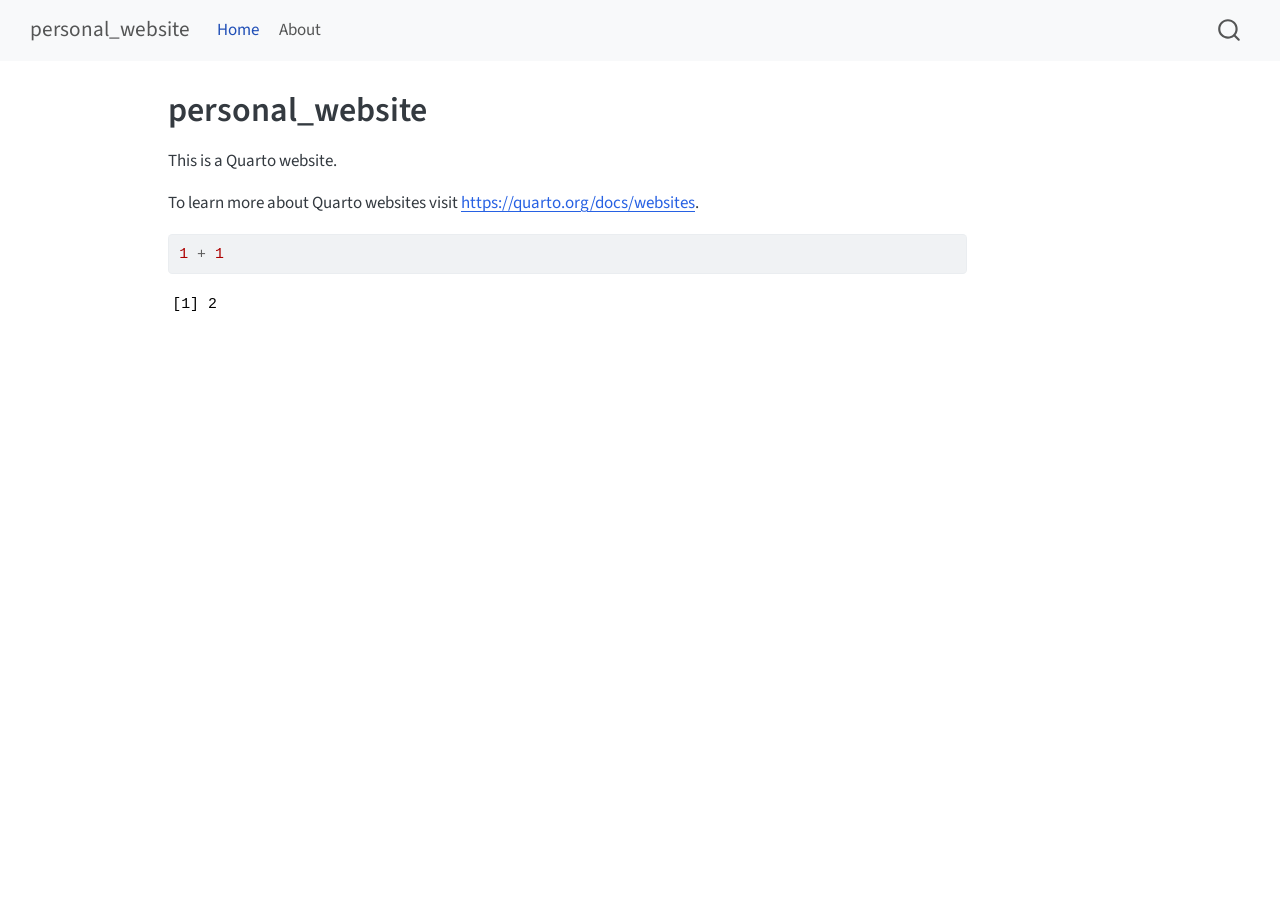
<file: _site/index.html>
<!DOCTYPE html>
<html xmlns="http://www.w3.org/1999/xhtml" lang="en" xml:lang="en"><head>

<meta charset="utf-8">
<meta name="generator" content="quarto-1.4.555">

<meta name="viewport" content="width=device-width, initial-scale=1.0, user-scalable=yes">


<title>personal_website</title>
<style>
code{white-space: pre-wrap;}
span.smallcaps{font-variant: small-caps;}
div.columns{display: flex; gap: min(4vw, 1.5em);}
div.column{flex: auto; overflow-x: auto;}
div.hanging-indent{margin-left: 1.5em; text-indent: -1.5em;}
ul.task-list{list-style: none;}
ul.task-list li input[type="checkbox"] {
  width: 0.8em;
  margin: 0 0.8em 0.2em -1em; /* quarto-specific, see https://github.com/quarto-dev/quarto-cli/issues/4556 */ 
  vertical-align: middle;
}
/* CSS for syntax highlighting */
pre > code.sourceCode { white-space: pre; position: relative; }
pre > code.sourceCode > span { line-height: 1.25; }
pre > code.sourceCode > span:empty { height: 1.2em; }
.sourceCode { overflow: visible; }
code.sourceCode > span { color: inherit; text-decoration: inherit; }
div.sourceCode { margin: 1em 0; }
pre.sourceCode { margin: 0; }
@media screen {
div.sourceCode { overflow: auto; }
}
@media print {
pre > code.sourceCode { white-space: pre-wrap; }
pre > code.sourceCode > span { text-indent: -5em; padding-left: 5em; }
}
pre.numberSource code
  { counter-reset: source-line 0; }
pre.numberSource code > span
  { position: relative; left: -4em; counter-increment: source-line; }
pre.numberSource code > span > a:first-child::before
  { content: counter(source-line);
    position: relative; left: -1em; text-align: right; vertical-align: baseline;
    border: none; display: inline-block;
    -webkit-touch-callout: none; -webkit-user-select: none;
    -khtml-user-select: none; -moz-user-select: none;
    -ms-user-select: none; user-select: none;
    padding: 0 4px; width: 4em;
  }
pre.numberSource { margin-left: 3em;  padding-left: 4px; }
div.sourceCode
  {   }
@media screen {
pre > code.sourceCode > span > a:first-child::before { text-decoration: underline; }
}
</style>


<script src="site_libs/quarto-nav/quarto-nav.js"></script>
<script src="site_libs/quarto-nav/headroom.min.js"></script>
<script src="site_libs/clipboard/clipboard.min.js"></script>
<script src="site_libs/quarto-search/autocomplete.umd.js"></script>
<script src="site_libs/quarto-search/fuse.min.js"></script>
<script src="site_libs/quarto-search/quarto-search.js"></script>
<meta name="quarto:offset" content="./">
<script src="site_libs/quarto-html/quarto.js"></script>
<script src="site_libs/quarto-html/popper.min.js"></script>
<script src="site_libs/quarto-html/tippy.umd.min.js"></script>
<script src="site_libs/quarto-html/anchor.min.js"></script>
<link href="site_libs/quarto-html/tippy.css" rel="stylesheet">
<link href="site_libs/quarto-html/quarto-syntax-highlighting.css" rel="stylesheet" id="quarto-text-highlighting-styles">
<script src="site_libs/bootstrap/bootstrap.min.js"></script>
<link href="site_libs/bootstrap/bootstrap-icons.css" rel="stylesheet">
<link href="site_libs/bootstrap/bootstrap.min.css" rel="stylesheet" id="quarto-bootstrap" data-mode="light">
<script id="quarto-search-options" type="application/json">{
  "location": "navbar",
  "copy-button": false,
  "collapse-after": 3,
  "panel-placement": "end",
  "type": "overlay",
  "limit": 50,
  "keyboard-shortcut": [
    "f",
    "/",
    "s"
  ],
  "show-item-context": false,
  "language": {
    "search-no-results-text": "No results",
    "search-matching-documents-text": "matching documents",
    "search-copy-link-title": "Copy link to search",
    "search-hide-matches-text": "Hide additional matches",
    "search-more-match-text": "more match in this document",
    "search-more-matches-text": "more matches in this document",
    "search-clear-button-title": "Clear",
    "search-text-placeholder": "",
    "search-detached-cancel-button-title": "Cancel",
    "search-submit-button-title": "Submit",
    "search-label": "Search"
  }
}</script>


<link rel="stylesheet" href="styles.css">
</head>

<body class="nav-fixed">

<div id="quarto-search-results"></div>
  <header id="quarto-header" class="headroom fixed-top">
    <nav class="navbar navbar-expand-lg " data-bs-theme="dark">
      <div class="navbar-container container-fluid">
      <div class="navbar-brand-container mx-auto">
    <a class="navbar-brand" href="./index.html">
    <span class="navbar-title">personal_website</span>
    </a>
  </div>
            <div id="quarto-search" class="" title="Search"></div>
          <button class="navbar-toggler" type="button" data-bs-toggle="collapse" data-bs-target="#navbarCollapse" aria-controls="navbarCollapse" aria-expanded="false" aria-label="Toggle navigation" onclick="if (window.quartoToggleHeadroom) { window.quartoToggleHeadroom(); }">
  <span class="navbar-toggler-icon"></span>
</button>
          <div class="collapse navbar-collapse" id="navbarCollapse">
            <ul class="navbar-nav navbar-nav-scroll me-auto">
  <li class="nav-item">
    <a class="nav-link active" href="./index.html" aria-current="page"> 
<span class="menu-text">Home</span></a>
  </li>  
  <li class="nav-item">
    <a class="nav-link" href="./about.html"> 
<span class="menu-text">About</span></a>
  </li>  
</ul>
          </div> <!-- /navcollapse -->
          <div class="quarto-navbar-tools">
</div>
      </div> <!-- /container-fluid -->
    </nav>
</header>
<!-- content -->
<div id="quarto-content" class="quarto-container page-columns page-rows-contents page-layout-article page-navbar">
<!-- sidebar -->
<!-- margin-sidebar -->
    <div id="quarto-margin-sidebar" class="sidebar margin-sidebar">
        
    </div>
<!-- main -->
<main class="content" id="quarto-document-content">

<header id="title-block-header" class="quarto-title-block default">
<div class="quarto-title">
<h1 class="title">personal_website</h1>
</div>



<div class="quarto-title-meta">

    
  
    
  </div>
  


</header>


<p>This is a Quarto website.</p>
<p>To learn more about Quarto websites visit <a href="https://quarto.org/docs/websites" class="uri">https://quarto.org/docs/websites</a>.</p>
<div class="cell">
<div class="sourceCode cell-code" id="cb1"><pre class="sourceCode r code-with-copy"><code class="sourceCode r"><span id="cb1-1"><a href="#cb1-1" aria-hidden="true" tabindex="-1"></a><span class="dv">1</span> <span class="sc">+</span> <span class="dv">1</span></span></code><button title="Copy to Clipboard" class="code-copy-button"><i class="bi"></i></button></pre></div>
<div class="cell-output cell-output-stdout">
<pre><code>[1] 2</code></pre>
</div>
</div>



</main> <!-- /main -->
<script id="quarto-html-after-body" type="application/javascript">
window.document.addEventListener("DOMContentLoaded", function (event) {
  const toggleBodyColorMode = (bsSheetEl) => {
    const mode = bsSheetEl.getAttribute("data-mode");
    const bodyEl = window.document.querySelector("body");
    if (mode === "dark") {
      bodyEl.classList.add("quarto-dark");
      bodyEl.classList.remove("quarto-light");
    } else {
      bodyEl.classList.add("quarto-light");
      bodyEl.classList.remove("quarto-dark");
    }
  }
  const toggleBodyColorPrimary = () => {
    const bsSheetEl = window.document.querySelector("link#quarto-bootstrap");
    if (bsSheetEl) {
      toggleBodyColorMode(bsSheetEl);
    }
  }
  toggleBodyColorPrimary();  
  const icon = "";
  const anchorJS = new window.AnchorJS();
  anchorJS.options = {
    placement: 'right',
    icon: icon
  };
  anchorJS.add('.anchored');
  const isCodeAnnotation = (el) => {
    for (const clz of el.classList) {
      if (clz.startsWith('code-annotation-')) {                     
        return true;
      }
    }
    return false;
  }
  const clipboard = new window.ClipboardJS('.code-copy-button', {
    text: function(trigger) {
      const codeEl = trigger.previousElementSibling.cloneNode(true);
      for (const childEl of codeEl.children) {
        if (isCodeAnnotation(childEl)) {
          childEl.remove();
        }
      }
      return codeEl.innerText;
    }
  });
  clipboard.on('success', function(e) {
    // button target
    const button = e.trigger;
    // don't keep focus
    button.blur();
    // flash "checked"
    button.classList.add('code-copy-button-checked');
    var currentTitle = button.getAttribute("title");
    button.setAttribute("title", "Copied!");
    let tooltip;
    if (window.bootstrap) {
      button.setAttribute("data-bs-toggle", "tooltip");
      button.setAttribute("data-bs-placement", "left");
      button.setAttribute("data-bs-title", "Copied!");
      tooltip = new bootstrap.Tooltip(button, 
        { trigger: "manual", 
          customClass: "code-copy-button-tooltip",
          offset: [0, -8]});
      tooltip.show();    
    }
    setTimeout(function() {
      if (tooltip) {
        tooltip.hide();
        button.removeAttribute("data-bs-title");
        button.removeAttribute("data-bs-toggle");
        button.removeAttribute("data-bs-placement");
      }
      button.setAttribute("title", currentTitle);
      button.classList.remove('code-copy-button-checked');
    }, 1000);
    // clear code selection
    e.clearSelection();
  });
    var localhostRegex = new RegExp(/^(?:http|https):\/\/localhost\:?[0-9]*\//);
    var mailtoRegex = new RegExp(/^mailto:/);
      var filterRegex = new RegExp('/' + window.location.host + '/');
    var isInternal = (href) => {
        return filterRegex.test(href) || localhostRegex.test(href) || mailtoRegex.test(href);
    }
    // Inspect non-navigation links and adorn them if external
 	var links = window.document.querySelectorAll('a[href]:not(.nav-link):not(.navbar-brand):not(.toc-action):not(.sidebar-link):not(.sidebar-item-toggle):not(.pagination-link):not(.no-external):not([aria-hidden]):not(.dropdown-item):not(.quarto-navigation-tool)');
    for (var i=0; i<links.length; i++) {
      const link = links[i];
      if (!isInternal(link.href)) {
        // undo the damage that might have been done by quarto-nav.js in the case of
        // links that we want to consider external
        if (link.dataset.originalHref !== undefined) {
          link.href = link.dataset.originalHref;
        }
      }
    }
  function tippyHover(el, contentFn, onTriggerFn, onUntriggerFn) {
    const config = {
      allowHTML: true,
      maxWidth: 500,
      delay: 100,
      arrow: false,
      appendTo: function(el) {
          return el.parentElement;
      },
      interactive: true,
      interactiveBorder: 10,
      theme: 'quarto',
      placement: 'bottom-start',
    };
    if (contentFn) {
      config.content = contentFn;
    }
    if (onTriggerFn) {
      config.onTrigger = onTriggerFn;
    }
    if (onUntriggerFn) {
      config.onUntrigger = onUntriggerFn;
    }
    window.tippy(el, config); 
  }
  const noterefs = window.document.querySelectorAll('a[role="doc-noteref"]');
  for (var i=0; i<noterefs.length; i++) {
    const ref = noterefs[i];
    tippyHover(ref, function() {
      // use id or data attribute instead here
      let href = ref.getAttribute('data-footnote-href') || ref.getAttribute('href');
      try { href = new URL(href).hash; } catch {}
      const id = href.replace(/^#\/?/, "");
      const note = window.document.getElementById(id);
      if (note) {
        return note.innerHTML;
      } else {
        return "";
      }
    });
  }
  const xrefs = window.document.querySelectorAll('a.quarto-xref');
  const processXRef = (id, note) => {
    // Strip column container classes
    const stripColumnClz = (el) => {
      el.classList.remove("page-full", "page-columns");
      if (el.children) {
        for (const child of el.children) {
          stripColumnClz(child);
        }
      }
    }
    stripColumnClz(note)
    if (id === null || id.startsWith('sec-')) {
      // Special case sections, only their first couple elements
      const container = document.createElement("div");
      if (note.children && note.children.length > 2) {
        container.appendChild(note.children[0].cloneNode(true));
        for (let i = 1; i < note.children.length; i++) {
          const child = note.children[i];
          if (child.tagName === "P" && child.innerText === "") {
            continue;
          } else {
            container.appendChild(child.cloneNode(true));
            break;
          }
        }
        if (window.Quarto?.typesetMath) {
          window.Quarto.typesetMath(container);
        }
        return container.innerHTML
      } else {
        if (window.Quarto?.typesetMath) {
          window.Quarto.typesetMath(note);
        }
        return note.innerHTML;
      }
    } else {
      // Remove any anchor links if they are present
      const anchorLink = note.querySelector('a.anchorjs-link');
      if (anchorLink) {
        anchorLink.remove();
      }
      if (window.Quarto?.typesetMath) {
        window.Quarto.typesetMath(note);
      }
      // TODO in 1.5, we should make sure this works without a callout special case
      if (note.classList.contains("callout")) {
        return note.outerHTML;
      } else {
        return note.innerHTML;
      }
    }
  }
  for (var i=0; i<xrefs.length; i++) {
    const xref = xrefs[i];
    tippyHover(xref, undefined, function(instance) {
      instance.disable();
      let url = xref.getAttribute('href');
      let hash = undefined; 
      if (url.startsWith('#')) {
        hash = url;
      } else {
        try { hash = new URL(url).hash; } catch {}
      }
      if (hash) {
        const id = hash.replace(/^#\/?/, "");
        const note = window.document.getElementById(id);
        if (note !== null) {
          try {
            const html = processXRef(id, note.cloneNode(true));
            instance.setContent(html);
          } finally {
            instance.enable();
            instance.show();
          }
        } else {
          // See if we can fetch this
          fetch(url.split('#')[0])
          .then(res => res.text())
          .then(html => {
            const parser = new DOMParser();
            const htmlDoc = parser.parseFromString(html, "text/html");
            const note = htmlDoc.getElementById(id);
            if (note !== null) {
              const html = processXRef(id, note);
              instance.setContent(html);
            } 
          }).finally(() => {
            instance.enable();
            instance.show();
          });
        }
      } else {
        // See if we can fetch a full url (with no hash to target)
        // This is a special case and we should probably do some content thinning / targeting
        fetch(url)
        .then(res => res.text())
        .then(html => {
          const parser = new DOMParser();
          const htmlDoc = parser.parseFromString(html, "text/html");
          const note = htmlDoc.querySelector('main.content');
          if (note !== null) {
            // This should only happen for chapter cross references
            // (since there is no id in the URL)
            // remove the first header
            if (note.children.length > 0 && note.children[0].tagName === "HEADER") {
              note.children[0].remove();
            }
            const html = processXRef(null, note);
            instance.setContent(html);
          } 
        }).finally(() => {
          instance.enable();
          instance.show();
        });
      }
    }, function(instance) {
    });
  }
      let selectedAnnoteEl;
      const selectorForAnnotation = ( cell, annotation) => {
        let cellAttr = 'data-code-cell="' + cell + '"';
        let lineAttr = 'data-code-annotation="' +  annotation + '"';
        const selector = 'span[' + cellAttr + '][' + lineAttr + ']';
        return selector;
      }
      const selectCodeLines = (annoteEl) => {
        const doc = window.document;
        const targetCell = annoteEl.getAttribute("data-target-cell");
        const targetAnnotation = annoteEl.getAttribute("data-target-annotation");
        const annoteSpan = window.document.querySelector(selectorForAnnotation(targetCell, targetAnnotation));
        const lines = annoteSpan.getAttribute("data-code-lines").split(",");
        const lineIds = lines.map((line) => {
          return targetCell + "-" + line;
        })
        let top = null;
        let height = null;
        let parent = null;
        if (lineIds.length > 0) {
            //compute the position of the single el (top and bottom and make a div)
            const el = window.document.getElementById(lineIds[0]);
            top = el.offsetTop;
            height = el.offsetHeight;
            parent = el.parentElement.parentElement;
          if (lineIds.length > 1) {
            const lastEl = window.document.getElementById(lineIds[lineIds.length - 1]);
            const bottom = lastEl.offsetTop + lastEl.offsetHeight;
            height = bottom - top;
          }
          if (top !== null && height !== null && parent !== null) {
            // cook up a div (if necessary) and position it 
            let div = window.document.getElementById("code-annotation-line-highlight");
            if (div === null) {
              div = window.document.createElement("div");
              div.setAttribute("id", "code-annotation-line-highlight");
              div.style.position = 'absolute';
              parent.appendChild(div);
            }
            div.style.top = top - 2 + "px";
            div.style.height = height + 4 + "px";
            div.style.left = 0;
            let gutterDiv = window.document.getElementById("code-annotation-line-highlight-gutter");
            if (gutterDiv === null) {
              gutterDiv = window.document.createElement("div");
              gutterDiv.setAttribute("id", "code-annotation-line-highlight-gutter");
              gutterDiv.style.position = 'absolute';
              const codeCell = window.document.getElementById(targetCell);
              const gutter = codeCell.querySelector('.code-annotation-gutter');
              gutter.appendChild(gutterDiv);
            }
            gutterDiv.style.top = top - 2 + "px";
            gutterDiv.style.height = height + 4 + "px";
          }
          selectedAnnoteEl = annoteEl;
        }
      };
      const unselectCodeLines = () => {
        const elementsIds = ["code-annotation-line-highlight", "code-annotation-line-highlight-gutter"];
        elementsIds.forEach((elId) => {
          const div = window.document.getElementById(elId);
          if (div) {
            div.remove();
          }
        });
        selectedAnnoteEl = undefined;
      };
        // Handle positioning of the toggle
    window.addEventListener(
      "resize",
      throttle(() => {
        elRect = undefined;
        if (selectedAnnoteEl) {
          selectCodeLines(selectedAnnoteEl);
        }
      }, 10)
    );
    function throttle(fn, ms) {
    let throttle = false;
    let timer;
      return (...args) => {
        if(!throttle) { // first call gets through
            fn.apply(this, args);
            throttle = true;
        } else { // all the others get throttled
            if(timer) clearTimeout(timer); // cancel #2
            timer = setTimeout(() => {
              fn.apply(this, args);
              timer = throttle = false;
            }, ms);
        }
      };
    }
      // Attach click handler to the DT
      const annoteDls = window.document.querySelectorAll('dt[data-target-cell]');
      for (const annoteDlNode of annoteDls) {
        annoteDlNode.addEventListener('click', (event) => {
          const clickedEl = event.target;
          if (clickedEl !== selectedAnnoteEl) {
            unselectCodeLines();
            const activeEl = window.document.querySelector('dt[data-target-cell].code-annotation-active');
            if (activeEl) {
              activeEl.classList.remove('code-annotation-active');
            }
            selectCodeLines(clickedEl);
            clickedEl.classList.add('code-annotation-active');
          } else {
            // Unselect the line
            unselectCodeLines();
            clickedEl.classList.remove('code-annotation-active');
          }
        });
      }
  const findCites = (el) => {
    const parentEl = el.parentElement;
    if (parentEl) {
      const cites = parentEl.dataset.cites;
      if (cites) {
        return {
          el,
          cites: cites.split(' ')
        };
      } else {
        return findCites(el.parentElement)
      }
    } else {
      return undefined;
    }
  };
  var bibliorefs = window.document.querySelectorAll('a[role="doc-biblioref"]');
  for (var i=0; i<bibliorefs.length; i++) {
    const ref = bibliorefs[i];
    const citeInfo = findCites(ref);
    if (citeInfo) {
      tippyHover(citeInfo.el, function() {
        var popup = window.document.createElement('div');
        citeInfo.cites.forEach(function(cite) {
          var citeDiv = window.document.createElement('div');
          citeDiv.classList.add('hanging-indent');
          citeDiv.classList.add('csl-entry');
          var biblioDiv = window.document.getElementById('ref-' + cite);
          if (biblioDiv) {
            citeDiv.innerHTML = biblioDiv.innerHTML;
          }
          popup.appendChild(citeDiv);
        });
        return popup.innerHTML;
      });
    }
  }
});
</script>
</div> <!-- /content -->




</body></html>
</file>
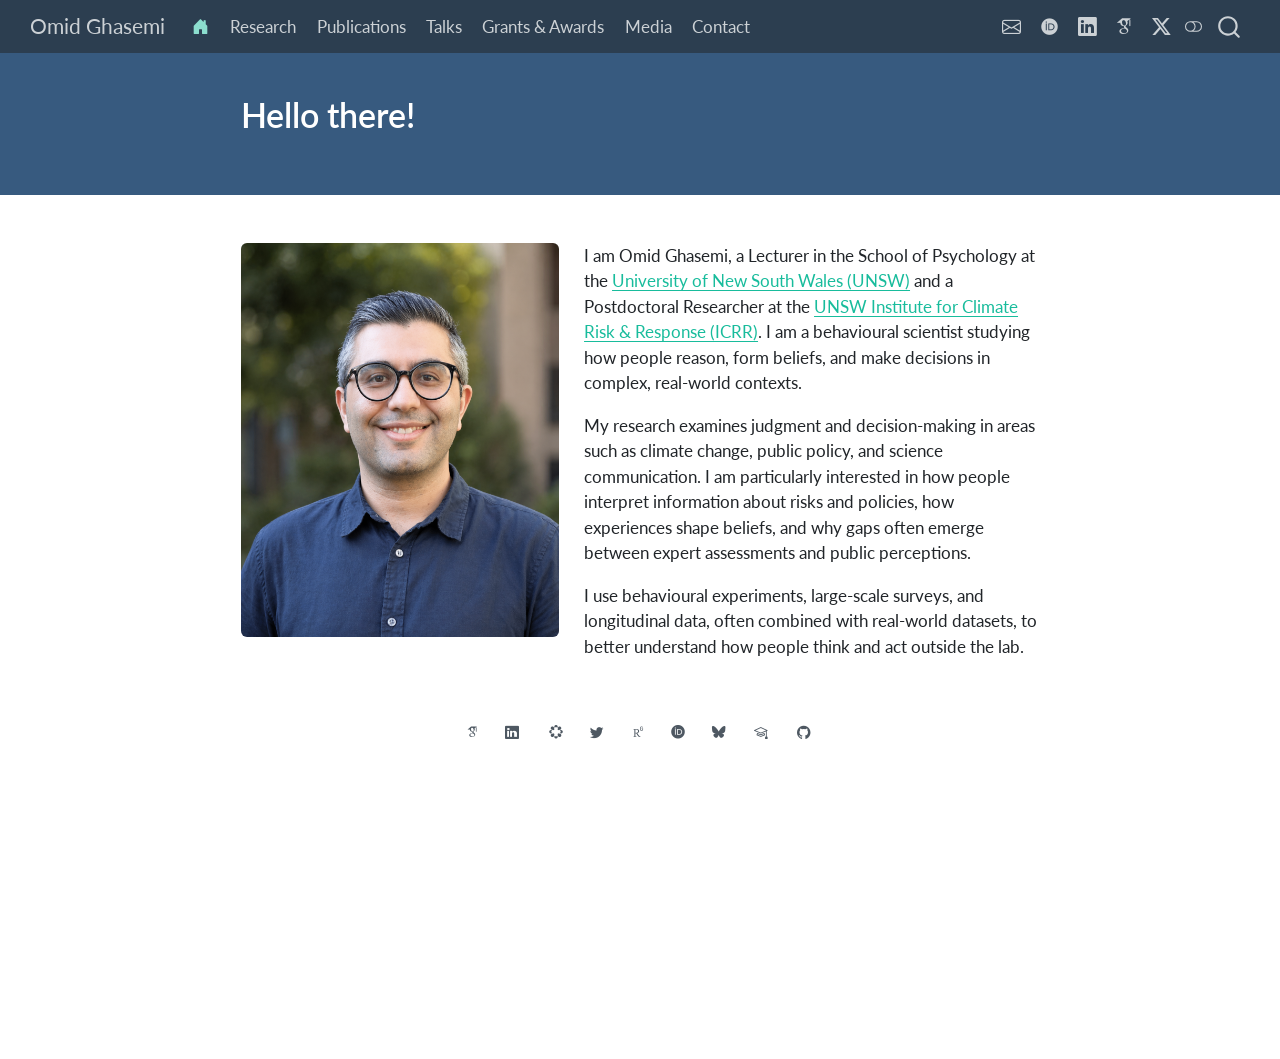
<file: docs/index.html>
<!DOCTYPE html>
<html xmlns="http://www.w3.org/1999/xhtml" lang="en" xml:lang="en"><head>

<meta charset="utf-8">
<meta name="generator" content="quarto-1.4.555">

<meta name="viewport" content="width=device-width, initial-scale=1.0, user-scalable=yes">


<title>Omid Ghasemi</title>
<style>
code{white-space: pre-wrap;}
span.smallcaps{font-variant: small-caps;}
div.columns{display: flex; gap: min(4vw, 1.5em);}
div.column{flex: auto; overflow-x: auto;}
div.hanging-indent{margin-left: 1.5em; text-indent: -1.5em;}
ul.task-list{list-style: none;}
ul.task-list li input[type="checkbox"] {
  width: 0.8em;
  margin: 0 0.8em 0.2em -1em; /* quarto-specific, see https://github.com/quarto-dev/quarto-cli/issues/4556 */ 
  vertical-align: middle;
}
</style>


<script src="site_libs/quarto-nav/quarto-nav.js"></script>
<script src="site_libs/quarto-nav/headroom.min.js"></script>
<script src="site_libs/clipboard/clipboard.min.js"></script>
<script src="site_libs/quarto-search/autocomplete.umd.js"></script>
<script src="site_libs/quarto-search/fuse.min.js"></script>
<script src="site_libs/quarto-search/quarto-search.js"></script>
<meta name="quarto:offset" content="./">
<link href="./images/icons/favicon.png" rel="icon" type="image/png">
<script src="site_libs/quarto-html/quarto.js"></script>
<script src="site_libs/quarto-html/popper.min.js"></script>
<script src="site_libs/quarto-html/tippy.umd.min.js"></script>
<link href="site_libs/quarto-html/tippy.css" rel="stylesheet">
<link href="site_libs/quarto-html/quarto-syntax-highlighting.css" rel="stylesheet" class="quarto-color-scheme" id="quarto-text-highlighting-styles">
<link href="site_libs/quarto-html/quarto-syntax-highlighting-dark.css" rel="prefetch" class="quarto-color-scheme quarto-color-alternate" id="quarto-text-highlighting-styles">
<script src="site_libs/bootstrap/bootstrap.min.js"></script>
<link href="site_libs/bootstrap/bootstrap-icons.css" rel="stylesheet">
<link href="site_libs/bootstrap/bootstrap.min.css" rel="stylesheet" class="quarto-color-scheme" id="quarto-bootstrap" data-mode="light">
<link href="site_libs/bootstrap/bootstrap-dark.min.css" rel="prefetch" class="quarto-color-scheme quarto-color-alternate" id="quarto-bootstrap" data-mode="dark">
<link href="site_libs/quarto-contrib/academicons-1.9.4/all.css" rel="stylesheet">
<link href="site_libs/quarto-contrib/academicons-1.9.4/size.css" rel="stylesheet">
<link href="site_libs/quarto-contrib/fontawesome6-6.7.2/all.min.css" rel="stylesheet">
<link href="site_libs/quarto-contrib/fontawesome6-6.7.2/latex-fontsize.css" rel="stylesheet">
<script id="quarto-search-options" type="application/json">{
  "location": "navbar",
  "copy-button": false,
  "collapse-after": 3,
  "panel-placement": "end",
  "type": "overlay",
  "limit": 50,
  "keyboard-shortcut": [
    "f",
    "/",
    "s"
  ],
  "show-item-context": false,
  "language": {
    "search-no-results-text": "No results",
    "search-matching-documents-text": "matching documents",
    "search-copy-link-title": "Copy link to search",
    "search-hide-matches-text": "Hide additional matches",
    "search-more-match-text": "more match in this document",
    "search-more-matches-text": "more matches in this document",
    "search-clear-button-title": "Clear",
    "search-text-placeholder": "",
    "search-detached-cancel-button-title": "Cancel",
    "search-submit-button-title": "Submit",
    "search-label": "Search"
  }
}</script>
<script async="" src="https://www.googletagmanager.com/gtag/js?id=G-4R2R0VNNTY"></script>

<script type="text/javascript">

window.dataLayer = window.dataLayer || [];
function gtag(){dataLayer.push(arguments);}
gtag('js', new Date());
gtag('config', 'G-4R2R0VNNTY', { 'anonymize_ip': true});
</script>


<link rel="stylesheet" href="styles.css">
</head>

<body class="nav-fixed fullcontent">

<div id="quarto-search-results"></div>
  <header id="quarto-header" class="headroom fixed-top quarto-banner">
    <nav class="navbar navbar-expand-lg " data-bs-theme="dark">
      <div class="navbar-container container-fluid">
      <div class="navbar-brand-container mx-auto">
    <a class="navbar-brand" href="./index.html">
    <span class="navbar-title">Omid Ghasemi</span>
    </a>
  </div>
            <div id="quarto-search" class="" title="Search"></div>
          <button class="navbar-toggler" type="button" data-bs-toggle="collapse" data-bs-target="#navbarCollapse" aria-controls="navbarCollapse" aria-expanded="false" aria-label="Toggle navigation" onclick="if (window.quartoToggleHeadroom) { window.quartoToggleHeadroom(); }">
  <span class="navbar-toggler-icon"></span>
</button>
          <div class="collapse navbar-collapse" id="navbarCollapse">
            <ul class="navbar-nav navbar-nav-scroll me-auto">
  <li class="nav-item">
    <a class="nav-link active" href="./index.html" aria-current="page"> <i class="bi bi-house-door-fill" role="img">
</i> 
<span class="menu-text"> </span></a>
  </li>  
  <li class="nav-item">
    <a class="nav-link" href="./research.html"> 
<span class="menu-text">Research</span></a>
  </li>  
  <li class="nav-item">
    <a class="nav-link" href="./publications.html"> 
<span class="menu-text">Publications</span></a>
  </li>  
  <li class="nav-item">
    <a class="nav-link" href="./talks.html"> 
<span class="menu-text">Talks</span></a>
  </li>  
  <li class="nav-item">
    <a class="nav-link" href="./grants.html"> 
<span class="menu-text">Grants &amp; Awards</span></a>
  </li>  
  <li class="nav-item">
    <a class="nav-link" href="./media.html"> 
<span class="menu-text">Media</span></a>
  </li>  
  <li class="nav-item">
    <a class="nav-link" href="./contact.html"> 
<span class="menu-text">Contact</span></a>
  </li>  
</ul>
            <ul class="navbar-nav navbar-nav-scroll ms-auto">
  <li class="nav-item compact">
    <a class="nav-link" href="mailto:omidreza.ghasemi21@gmail.com" target="_blank"> <i class="bi bi-envelope" role="img">
</i> 
<span class="menu-text"></span></a>
  </li>  
  <li class="nav-item">
    <a class="nav-link" href="https://orcid.org/0000-0001-7511-5580" target="_blank"> 
<span class="menu-text"><i class="ai  ai-orcid" aria-label="orcid"></i></span></a>
  </li>  
  <li class="nav-item compact">
    <a class="nav-link" href="https://www.linkedin.com/in/omid-ghasemi-a55584338/" target="_blank"> <i class="bi bi-linkedin" role="img">
</i> 
<span class="menu-text"></span></a>
  </li>  
  <li class="nav-item">
    <a class="nav-link" href="https://scholar.google.com.au/citations?user=LyL_5s8AAAAJ&amp;hl=en" target="_blank"> 
<span class="menu-text"><i class="ai  ai-google-scholar ai-lg" aria-label="google-scholar"></i></span></a>
  </li>  
  <li class="nav-item compact">
    <a class="nav-link" href="https://x.com/Omid_Ghasemi21" target="_blank"> <i class="bi bi-twitter-x" role="img">
</i> 
<span class="menu-text"></span></a>
  </li>  
</ul>
          </div> <!-- /navcollapse -->
          <div class="quarto-navbar-tools">
  <a href="" class="quarto-color-scheme-toggle quarto-navigation-tool  px-1" onclick="window.quartoToggleColorScheme(); return false;" title="Toggle dark mode"><i class="bi"></i></a>
</div>
      </div> <!-- /container-fluid -->
    </nav>
</header>
<!-- content -->
<header id="title-block-header" class="quarto-title-block default page-columns page-full">
  <div class="quarto-title-banner page-columns page-full">
    <div class="quarto-title column-body">
      <h1 class="title">Hello there!</h1>
                      </div>
  </div>
  <div class="quarto-title-meta">
    </div>
  </header><div id="quarto-content" class="quarto-container page-columns page-rows-contents page-layout-article page-navbar">
<!-- sidebar -->
<!-- margin-sidebar -->
    
<!-- main -->
<div class="quarto-about-marquee content">
  <div class="about-image-container">
  </div>
  <div class="about-contents">
     <main class="content quarto-banner-title-block" id="quarto-document-content">
<div class="grid align-items-start">
<div class="g-col-12 g-col-md-5">
<p><img src="images/headshots/headshot.png" class="img-fluid" style="border-radius: 6px; width: 100%;"></p>
</div>
<div class="g-col-12 g-col-md-7 intro-text">
<p>I am Omid Ghasemi, a Lecturer in the School of Psychology at the <a href="https://www.unsw.edu.au/staff/omid-ghasemi">University of New South Wales (UNSW)</a> and a Postdoctoral Researcher at the <a href="https://www.unsw.edu.au/research/icrr">UNSW Institute for Climate Risk &amp; Response (ICRR)</a>. I am a behavioural scientist studying how people reason, form beliefs, and make decisions in complex, real-world contexts.</p>
<p>My research examines judgment and decision-making in areas such as climate change, public policy, and science communication. I am particularly interested in how people interpret information about risks and policies, how experiences shape beliefs, and why gaps often emerge between expert assessments and public perceptions.</p>
<p>I use behavioural experiments, large-scale surveys, and longitudinal data, often combined with real-world datasets, to better understand how people think and act outside the lab.</p>
</div>
</div>


</main> 
    <div class="about-footer"><div class="about-links">
  <a href="https://scholar.google.com.au/citations?user=LyL_5s8AAAAJ&amp;hl=en" class="about-link" rel="" target="_blank">
     <span class="about-link-text"><i class="ai  ai-google-scholar" aria-label="google-scholar"></i></span>
  </a>
  <a href="https://www.linkedin.com/in/omid-ghasemi-a55584338/" class="about-link" rel="" target="_blank">
    <i class="bi bi-linkedin"></i>
     <span class="about-link-text"></span>
  </a>
  <a href="https://osf.io/kxf7p/" class="about-link" rel="" target="_blank">
     <span class="about-link-text"><i class="ai  ai-osf" aria-label="osf"></i></span>
  </a>
  <a href="https://x.com/Omid_Ghasemi21" class="about-link" rel="" target="_blank">
    <i class="bi bi-twitter"></i>
     <span class="about-link-text"></span>
  </a>
  <a href="https://www.researchgate.net/profile/Omid-Ghasemi-5?ev=hdr_xprf" class="about-link" rel="" target="_blank">
     <span class="about-link-text"><i class="ai  ai-researchgate" aria-label="researchgate"></i></span>
  </a>
  <a href="https://orcid.org/0000-0001-7511-5580" class="about-link" rel="" target="_blank">
     <span class="about-link-text"><i class="ai  ai-orcid" aria-label="orcid"></i></span>
  </a>
  <a href="https://bsky.app/profile/omidghasemi.bsky.social" class="about-link" rel="" target="_blank">
     <span class="about-link-text"><i class="fa-brands fa-bluesky" aria-label="bluesky"></i></span>
  </a>
  <a href="https://www.unsw.edu.au/staff/omid-ghasemi" class="about-link" rel="" target="_blank">
    <i class="bi bi-mortarboard"></i>
     <span class="about-link-text"></span>
  </a>
  <a href="https://github.com/OmidGhasemi21" class="about-link" rel="" target="_blank">
    <i class="bi bi-github"></i>
     <span class="about-link-text"></span>
  </a>
</div>
</div>
  </div>
</div>
 <!-- /main -->
<script id="quarto-html-after-body" type="application/javascript">
window.document.addEventListener("DOMContentLoaded", function (event) {
  const toggleBodyColorMode = (bsSheetEl) => {
    const mode = bsSheetEl.getAttribute("data-mode");
    const bodyEl = window.document.querySelector("body");
    if (mode === "dark") {
      bodyEl.classList.add("quarto-dark");
      bodyEl.classList.remove("quarto-light");
    } else {
      bodyEl.classList.add("quarto-light");
      bodyEl.classList.remove("quarto-dark");
    }
  }
  const toggleBodyColorPrimary = () => {
    const bsSheetEl = window.document.querySelector("link#quarto-bootstrap");
    if (bsSheetEl) {
      toggleBodyColorMode(bsSheetEl);
    }
  }
  toggleBodyColorPrimary();  
  const disableStylesheet = (stylesheets) => {
    for (let i=0; i < stylesheets.length; i++) {
      const stylesheet = stylesheets[i];
      stylesheet.rel = 'prefetch';
    }
  }
  const enableStylesheet = (stylesheets) => {
    for (let i=0; i < stylesheets.length; i++) {
      const stylesheet = stylesheets[i];
      stylesheet.rel = 'stylesheet';
    }
  }
  const manageTransitions = (selector, allowTransitions) => {
    const els = window.document.querySelectorAll(selector);
    for (let i=0; i < els.length; i++) {
      const el = els[i];
      if (allowTransitions) {
        el.classList.remove('notransition');
      } else {
        el.classList.add('notransition');
      }
    }
  }
  const toggleGiscusIfUsed = (isAlternate, darkModeDefault) => {
    const baseTheme = document.querySelector('#giscus-base-theme')?.value ?? 'light';
    const alternateTheme = document.querySelector('#giscus-alt-theme')?.value ?? 'dark';
    let newTheme = '';
    if(darkModeDefault) {
      newTheme = isAlternate ? baseTheme : alternateTheme;
    } else {
      newTheme = isAlternate ? alternateTheme : baseTheme;
    }
    const changeGiscusTheme = () => {
      // From: https://github.com/giscus/giscus/issues/336
      const sendMessage = (message) => {
        const iframe = document.querySelector('iframe.giscus-frame');
        if (!iframe) return;
        iframe.contentWindow.postMessage({ giscus: message }, 'https://giscus.app');
      }
      sendMessage({
        setConfig: {
          theme: newTheme
        }
      });
    }
    const isGiscussLoaded = window.document.querySelector('iframe.giscus-frame') !== null;
    if (isGiscussLoaded) {
      changeGiscusTheme();
    }
  }
  const toggleColorMode = (alternate) => {
    // Switch the stylesheets
    const alternateStylesheets = window.document.querySelectorAll('link.quarto-color-scheme.quarto-color-alternate');
    manageTransitions('#quarto-margin-sidebar .nav-link', false);
    if (alternate) {
      enableStylesheet(alternateStylesheets);
      for (const sheetNode of alternateStylesheets) {
        if (sheetNode.id === "quarto-bootstrap") {
          toggleBodyColorMode(sheetNode);
        }
      }
    } else {
      disableStylesheet(alternateStylesheets);
      toggleBodyColorPrimary();
    }
    manageTransitions('#quarto-margin-sidebar .nav-link', true);
    // Switch the toggles
    const toggles = window.document.querySelectorAll('.quarto-color-scheme-toggle');
    for (let i=0; i < toggles.length; i++) {
      const toggle = toggles[i];
      if (toggle) {
        if (alternate) {
          toggle.classList.add("alternate");     
        } else {
          toggle.classList.remove("alternate");
        }
      }
    }
    // Hack to workaround the fact that safari doesn't
    // properly recolor the scrollbar when toggling (#1455)
    if (navigator.userAgent.indexOf('Safari') > 0 && navigator.userAgent.indexOf('Chrome') == -1) {
      manageTransitions("body", false);
      window.scrollTo(0, 1);
      setTimeout(() => {
        window.scrollTo(0, 0);
        manageTransitions("body", true);
      }, 40);  
    }
  }
  const isFileUrl = () => { 
    return window.location.protocol === 'file:';
  }
  const hasAlternateSentinel = () => {  
    let styleSentinel = getColorSchemeSentinel();
    if (styleSentinel !== null) {
      return styleSentinel === "alternate";
    } else {
      return false;
    }
  }
  const setStyleSentinel = (alternate) => {
    const value = alternate ? "alternate" : "default";
    if (!isFileUrl()) {
      window.localStorage.setItem("quarto-color-scheme", value);
    } else {
      localAlternateSentinel = value;
    }
  }
  const getColorSchemeSentinel = () => {
    if (!isFileUrl()) {
      const storageValue = window.localStorage.getItem("quarto-color-scheme");
      return storageValue != null ? storageValue : localAlternateSentinel;
    } else {
      return localAlternateSentinel;
    }
  }
  const darkModeDefault = false;
  let localAlternateSentinel = darkModeDefault ? 'alternate' : 'default';
  // Dark / light mode switch
  window.quartoToggleColorScheme = () => {
    // Read the current dark / light value 
    let toAlternate = !hasAlternateSentinel();
    toggleColorMode(toAlternate);
    setStyleSentinel(toAlternate);
    toggleGiscusIfUsed(toAlternate, darkModeDefault);
  };
  // Ensure there is a toggle, if there isn't float one in the top right
  if (window.document.querySelector('.quarto-color-scheme-toggle') === null) {
    const a = window.document.createElement('a');
    a.classList.add('top-right');
    a.classList.add('quarto-color-scheme-toggle');
    a.href = "";
    a.onclick = function() { try { window.quartoToggleColorScheme(); } catch {} return false; };
    const i = window.document.createElement("i");
    i.classList.add('bi');
    a.appendChild(i);
    window.document.body.appendChild(a);
  }
  // Switch to dark mode if need be
  if (hasAlternateSentinel()) {
    toggleColorMode(true);
  } else {
    toggleColorMode(false);
  }
  const isCodeAnnotation = (el) => {
    for (const clz of el.classList) {
      if (clz.startsWith('code-annotation-')) {                     
        return true;
      }
    }
    return false;
  }
  const clipboard = new window.ClipboardJS('.code-copy-button', {
    text: function(trigger) {
      const codeEl = trigger.previousElementSibling.cloneNode(true);
      for (const childEl of codeEl.children) {
        if (isCodeAnnotation(childEl)) {
          childEl.remove();
        }
      }
      return codeEl.innerText;
    }
  });
  clipboard.on('success', function(e) {
    // button target
    const button = e.trigger;
    // don't keep focus
    button.blur();
    // flash "checked"
    button.classList.add('code-copy-button-checked');
    var currentTitle = button.getAttribute("title");
    button.setAttribute("title", "Copied!");
    let tooltip;
    if (window.bootstrap) {
      button.setAttribute("data-bs-toggle", "tooltip");
      button.setAttribute("data-bs-placement", "left");
      button.setAttribute("data-bs-title", "Copied!");
      tooltip = new bootstrap.Tooltip(button, 
        { trigger: "manual", 
          customClass: "code-copy-button-tooltip",
          offset: [0, -8]});
      tooltip.show();    
    }
    setTimeout(function() {
      if (tooltip) {
        tooltip.hide();
        button.removeAttribute("data-bs-title");
        button.removeAttribute("data-bs-toggle");
        button.removeAttribute("data-bs-placement");
      }
      button.setAttribute("title", currentTitle);
      button.classList.remove('code-copy-button-checked');
    }, 1000);
    // clear code selection
    e.clearSelection();
  });
    var localhostRegex = new RegExp(/^(?:http|https):\/\/localhost\:?[0-9]*\//);
    var mailtoRegex = new RegExp(/^mailto:/);
      var filterRegex = new RegExp("https:\/\/omidghasemi21\.github\.io\/OmidGhasemi\.github\.io");
    var isInternal = (href) => {
        return filterRegex.test(href) || localhostRegex.test(href) || mailtoRegex.test(href);
    }
    // Inspect non-navigation links and adorn them if external
 	var links = window.document.querySelectorAll('a[href]:not(.nav-link):not(.navbar-brand):not(.toc-action):not(.sidebar-link):not(.sidebar-item-toggle):not(.pagination-link):not(.no-external):not([aria-hidden]):not(.dropdown-item):not(.quarto-navigation-tool)');
    for (var i=0; i<links.length; i++) {
      const link = links[i];
      if (!isInternal(link.href)) {
        // undo the damage that might have been done by quarto-nav.js in the case of
        // links that we want to consider external
        if (link.dataset.originalHref !== undefined) {
          link.href = link.dataset.originalHref;
        }
      }
    }
  function tippyHover(el, contentFn, onTriggerFn, onUntriggerFn) {
    const config = {
      allowHTML: true,
      maxWidth: 500,
      delay: 100,
      arrow: false,
      appendTo: function(el) {
          return el.parentElement;
      },
      interactive: true,
      interactiveBorder: 10,
      theme: 'quarto',
      placement: 'bottom-start',
    };
    if (contentFn) {
      config.content = contentFn;
    }
    if (onTriggerFn) {
      config.onTrigger = onTriggerFn;
    }
    if (onUntriggerFn) {
      config.onUntrigger = onUntriggerFn;
    }
    window.tippy(el, config); 
  }
  const noterefs = window.document.querySelectorAll('a[role="doc-noteref"]');
  for (var i=0; i<noterefs.length; i++) {
    const ref = noterefs[i];
    tippyHover(ref, function() {
      // use id or data attribute instead here
      let href = ref.getAttribute('data-footnote-href') || ref.getAttribute('href');
      try { href = new URL(href).hash; } catch {}
      const id = href.replace(/^#\/?/, "");
      const note = window.document.getElementById(id);
      if (note) {
        return note.innerHTML;
      } else {
        return "";
      }
    });
  }
  const xrefs = window.document.querySelectorAll('a.quarto-xref');
  const processXRef = (id, note) => {
    // Strip column container classes
    const stripColumnClz = (el) => {
      el.classList.remove("page-full", "page-columns");
      if (el.children) {
        for (const child of el.children) {
          stripColumnClz(child);
        }
      }
    }
    stripColumnClz(note)
    if (id === null || id.startsWith('sec-')) {
      // Special case sections, only their first couple elements
      const container = document.createElement("div");
      if (note.children && note.children.length > 2) {
        container.appendChild(note.children[0].cloneNode(true));
        for (let i = 1; i < note.children.length; i++) {
          const child = note.children[i];
          if (child.tagName === "P" && child.innerText === "") {
            continue;
          } else {
            container.appendChild(child.cloneNode(true));
            break;
          }
        }
        if (window.Quarto?.typesetMath) {
          window.Quarto.typesetMath(container);
        }
        return container.innerHTML
      } else {
        if (window.Quarto?.typesetMath) {
          window.Quarto.typesetMath(note);
        }
        return note.innerHTML;
      }
    } else {
      // Remove any anchor links if they are present
      const anchorLink = note.querySelector('a.anchorjs-link');
      if (anchorLink) {
        anchorLink.remove();
      }
      if (window.Quarto?.typesetMath) {
        window.Quarto.typesetMath(note);
      }
      // TODO in 1.5, we should make sure this works without a callout special case
      if (note.classList.contains("callout")) {
        return note.outerHTML;
      } else {
        return note.innerHTML;
      }
    }
  }
  for (var i=0; i<xrefs.length; i++) {
    const xref = xrefs[i];
    tippyHover(xref, undefined, function(instance) {
      instance.disable();
      let url = xref.getAttribute('href');
      let hash = undefined; 
      if (url.startsWith('#')) {
        hash = url;
      } else {
        try { hash = new URL(url).hash; } catch {}
      }
      if (hash) {
        const id = hash.replace(/^#\/?/, "");
        const note = window.document.getElementById(id);
        if (note !== null) {
          try {
            const html = processXRef(id, note.cloneNode(true));
            instance.setContent(html);
          } finally {
            instance.enable();
            instance.show();
          }
        } else {
          // See if we can fetch this
          fetch(url.split('#')[0])
          .then(res => res.text())
          .then(html => {
            const parser = new DOMParser();
            const htmlDoc = parser.parseFromString(html, "text/html");
            const note = htmlDoc.getElementById(id);
            if (note !== null) {
              const html = processXRef(id, note);
              instance.setContent(html);
            } 
          }).finally(() => {
            instance.enable();
            instance.show();
          });
        }
      } else {
        // See if we can fetch a full url (with no hash to target)
        // This is a special case and we should probably do some content thinning / targeting
        fetch(url)
        .then(res => res.text())
        .then(html => {
          const parser = new DOMParser();
          const htmlDoc = parser.parseFromString(html, "text/html");
          const note = htmlDoc.querySelector('main.content');
          if (note !== null) {
            // This should only happen for chapter cross references
            // (since there is no id in the URL)
            // remove the first header
            if (note.children.length > 0 && note.children[0].tagName === "HEADER") {
              note.children[0].remove();
            }
            const html = processXRef(null, note);
            instance.setContent(html);
          } 
        }).finally(() => {
          instance.enable();
          instance.show();
        });
      }
    }, function(instance) {
    });
  }
      let selectedAnnoteEl;
      const selectorForAnnotation = ( cell, annotation) => {
        let cellAttr = 'data-code-cell="' + cell + '"';
        let lineAttr = 'data-code-annotation="' +  annotation + '"';
        const selector = 'span[' + cellAttr + '][' + lineAttr + ']';
        return selector;
      }
      const selectCodeLines = (annoteEl) => {
        const doc = window.document;
        const targetCell = annoteEl.getAttribute("data-target-cell");
        const targetAnnotation = annoteEl.getAttribute("data-target-annotation");
        const annoteSpan = window.document.querySelector(selectorForAnnotation(targetCell, targetAnnotation));
        const lines = annoteSpan.getAttribute("data-code-lines").split(",");
        const lineIds = lines.map((line) => {
          return targetCell + "-" + line;
        })
        let top = null;
        let height = null;
        let parent = null;
        if (lineIds.length > 0) {
            //compute the position of the single el (top and bottom and make a div)
            const el = window.document.getElementById(lineIds[0]);
            top = el.offsetTop;
            height = el.offsetHeight;
            parent = el.parentElement.parentElement;
          if (lineIds.length > 1) {
            const lastEl = window.document.getElementById(lineIds[lineIds.length - 1]);
            const bottom = lastEl.offsetTop + lastEl.offsetHeight;
            height = bottom - top;
          }
          if (top !== null && height !== null && parent !== null) {
            // cook up a div (if necessary) and position it 
            let div = window.document.getElementById("code-annotation-line-highlight");
            if (div === null) {
              div = window.document.createElement("div");
              div.setAttribute("id", "code-annotation-line-highlight");
              div.style.position = 'absolute';
              parent.appendChild(div);
            }
            div.style.top = top - 2 + "px";
            div.style.height = height + 4 + "px";
            div.style.left = 0;
            let gutterDiv = window.document.getElementById("code-annotation-line-highlight-gutter");
            if (gutterDiv === null) {
              gutterDiv = window.document.createElement("div");
              gutterDiv.setAttribute("id", "code-annotation-line-highlight-gutter");
              gutterDiv.style.position = 'absolute';
              const codeCell = window.document.getElementById(targetCell);
              const gutter = codeCell.querySelector('.code-annotation-gutter');
              gutter.appendChild(gutterDiv);
            }
            gutterDiv.style.top = top - 2 + "px";
            gutterDiv.style.height = height + 4 + "px";
          }
          selectedAnnoteEl = annoteEl;
        }
      };
      const unselectCodeLines = () => {
        const elementsIds = ["code-annotation-line-highlight", "code-annotation-line-highlight-gutter"];
        elementsIds.forEach((elId) => {
          const div = window.document.getElementById(elId);
          if (div) {
            div.remove();
          }
        });
        selectedAnnoteEl = undefined;
      };
        // Handle positioning of the toggle
    window.addEventListener(
      "resize",
      throttle(() => {
        elRect = undefined;
        if (selectedAnnoteEl) {
          selectCodeLines(selectedAnnoteEl);
        }
      }, 10)
    );
    function throttle(fn, ms) {
    let throttle = false;
    let timer;
      return (...args) => {
        if(!throttle) { // first call gets through
            fn.apply(this, args);
            throttle = true;
        } else { // all the others get throttled
            if(timer) clearTimeout(timer); // cancel #2
            timer = setTimeout(() => {
              fn.apply(this, args);
              timer = throttle = false;
            }, ms);
        }
      };
    }
      // Attach click handler to the DT
      const annoteDls = window.document.querySelectorAll('dt[data-target-cell]');
      for (const annoteDlNode of annoteDls) {
        annoteDlNode.addEventListener('click', (event) => {
          const clickedEl = event.target;
          if (clickedEl !== selectedAnnoteEl) {
            unselectCodeLines();
            const activeEl = window.document.querySelector('dt[data-target-cell].code-annotation-active');
            if (activeEl) {
              activeEl.classList.remove('code-annotation-active');
            }
            selectCodeLines(clickedEl);
            clickedEl.classList.add('code-annotation-active');
          } else {
            // Unselect the line
            unselectCodeLines();
            clickedEl.classList.remove('code-annotation-active');
          }
        });
      }
  const findCites = (el) => {
    const parentEl = el.parentElement;
    if (parentEl) {
      const cites = parentEl.dataset.cites;
      if (cites) {
        return {
          el,
          cites: cites.split(' ')
        };
      } else {
        return findCites(el.parentElement)
      }
    } else {
      return undefined;
    }
  };
  var bibliorefs = window.document.querySelectorAll('a[role="doc-biblioref"]');
  for (var i=0; i<bibliorefs.length; i++) {
    const ref = bibliorefs[i];
    const citeInfo = findCites(ref);
    if (citeInfo) {
      tippyHover(citeInfo.el, function() {
        var popup = window.document.createElement('div');
        citeInfo.cites.forEach(function(cite) {
          var citeDiv = window.document.createElement('div');
          citeDiv.classList.add('hanging-indent');
          citeDiv.classList.add('csl-entry');
          var biblioDiv = window.document.getElementById('ref-' + cite);
          if (biblioDiv) {
            citeDiv.innerHTML = biblioDiv.innerHTML;
          }
          popup.appendChild(citeDiv);
        });
        return popup.innerHTML;
      });
    }
  }
});
</script>
</div> <!-- /content -->




</body></html>
</file>
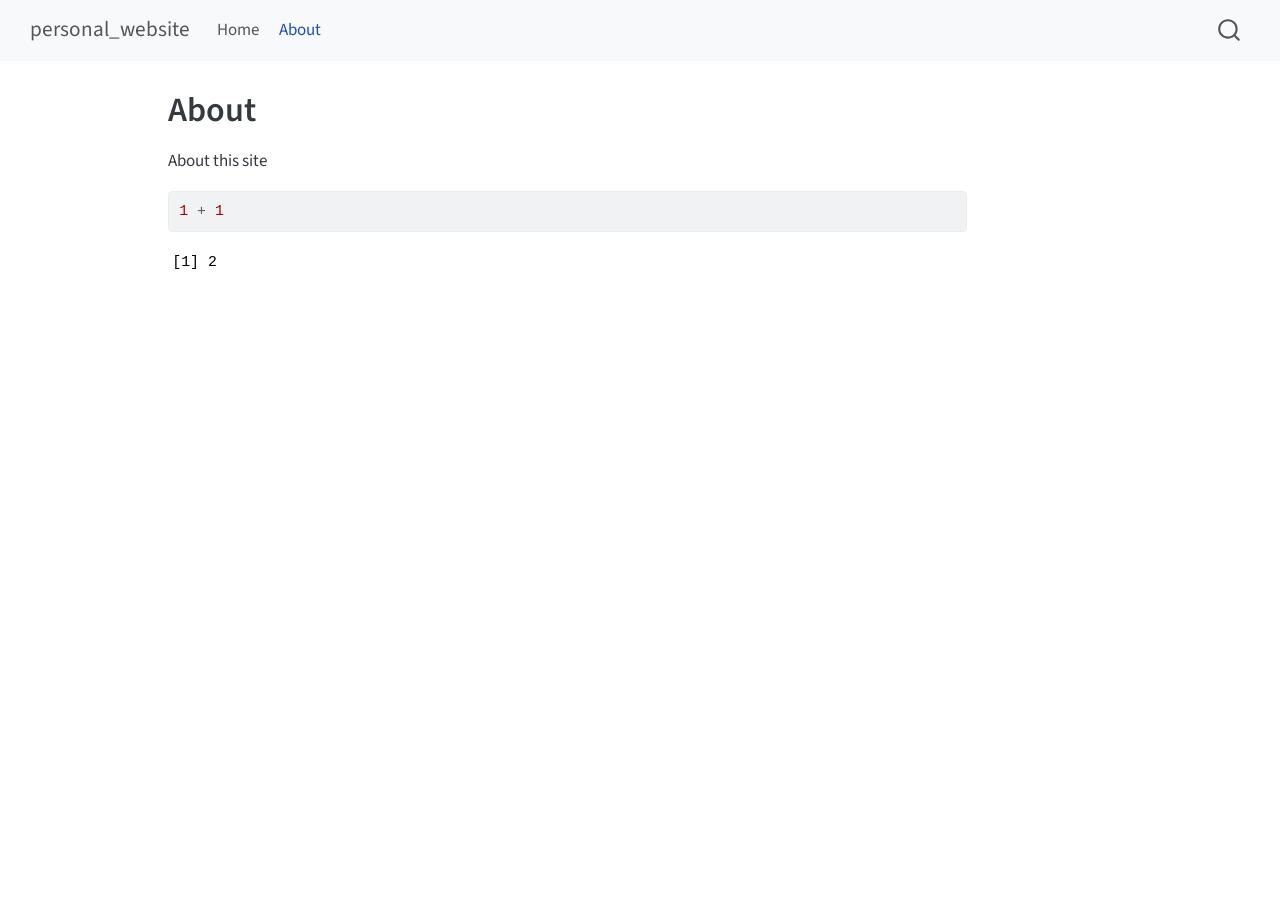
<file: _site/about.html>
<!DOCTYPE html>
<html xmlns="http://www.w3.org/1999/xhtml" lang="en" xml:lang="en"><head>

<meta charset="utf-8">
<meta name="generator" content="quarto-1.4.555">

<meta name="viewport" content="width=device-width, initial-scale=1.0, user-scalable=yes">


<title>personal_website - About</title>
<style>
code{white-space: pre-wrap;}
span.smallcaps{font-variant: small-caps;}
div.columns{display: flex; gap: min(4vw, 1.5em);}
div.column{flex: auto; overflow-x: auto;}
div.hanging-indent{margin-left: 1.5em; text-indent: -1.5em;}
ul.task-list{list-style: none;}
ul.task-list li input[type="checkbox"] {
  width: 0.8em;
  margin: 0 0.8em 0.2em -1em; /* quarto-specific, see https://github.com/quarto-dev/quarto-cli/issues/4556 */ 
  vertical-align: middle;
}
/* CSS for syntax highlighting */
pre > code.sourceCode { white-space: pre; position: relative; }
pre > code.sourceCode > span { line-height: 1.25; }
pre > code.sourceCode > span:empty { height: 1.2em; }
.sourceCode { overflow: visible; }
code.sourceCode > span { color: inherit; text-decoration: inherit; }
div.sourceCode { margin: 1em 0; }
pre.sourceCode { margin: 0; }
@media screen {
div.sourceCode { overflow: auto; }
}
@media print {
pre > code.sourceCode { white-space: pre-wrap; }
pre > code.sourceCode > span { text-indent: -5em; padding-left: 5em; }
}
pre.numberSource code
  { counter-reset: source-line 0; }
pre.numberSource code > span
  { position: relative; left: -4em; counter-increment: source-line; }
pre.numberSource code > span > a:first-child::before
  { content: counter(source-line);
    position: relative; left: -1em; text-align: right; vertical-align: baseline;
    border: none; display: inline-block;
    -webkit-touch-callout: none; -webkit-user-select: none;
    -khtml-user-select: none; -moz-user-select: none;
    -ms-user-select: none; user-select: none;
    padding: 0 4px; width: 4em;
  }
pre.numberSource { margin-left: 3em;  padding-left: 4px; }
div.sourceCode
  {   }
@media screen {
pre > code.sourceCode > span > a:first-child::before { text-decoration: underline; }
}
</style>


<script src="site_libs/quarto-nav/quarto-nav.js"></script>
<script src="site_libs/quarto-nav/headroom.min.js"></script>
<script src="site_libs/clipboard/clipboard.min.js"></script>
<script src="site_libs/quarto-search/autocomplete.umd.js"></script>
<script src="site_libs/quarto-search/fuse.min.js"></script>
<script src="site_libs/quarto-search/quarto-search.js"></script>
<meta name="quarto:offset" content="./">
<script src="site_libs/quarto-html/quarto.js"></script>
<script src="site_libs/quarto-html/popper.min.js"></script>
<script src="site_libs/quarto-html/tippy.umd.min.js"></script>
<script src="site_libs/quarto-html/anchor.min.js"></script>
<link href="site_libs/quarto-html/tippy.css" rel="stylesheet">
<link href="site_libs/quarto-html/quarto-syntax-highlighting.css" rel="stylesheet" id="quarto-text-highlighting-styles">
<script src="site_libs/bootstrap/bootstrap.min.js"></script>
<link href="site_libs/bootstrap/bootstrap-icons.css" rel="stylesheet">
<link href="site_libs/bootstrap/bootstrap.min.css" rel="stylesheet" id="quarto-bootstrap" data-mode="light">
<script id="quarto-search-options" type="application/json">{
  "location": "navbar",
  "copy-button": false,
  "collapse-after": 3,
  "panel-placement": "end",
  "type": "overlay",
  "limit": 50,
  "keyboard-shortcut": [
    "f",
    "/",
    "s"
  ],
  "show-item-context": false,
  "language": {
    "search-no-results-text": "No results",
    "search-matching-documents-text": "matching documents",
    "search-copy-link-title": "Copy link to search",
    "search-hide-matches-text": "Hide additional matches",
    "search-more-match-text": "more match in this document",
    "search-more-matches-text": "more matches in this document",
    "search-clear-button-title": "Clear",
    "search-text-placeholder": "",
    "search-detached-cancel-button-title": "Cancel",
    "search-submit-button-title": "Submit",
    "search-label": "Search"
  }
}</script>


<link rel="stylesheet" href="styles.css">
</head>

<body class="nav-fixed">

<div id="quarto-search-results"></div>
  <header id="quarto-header" class="headroom fixed-top">
    <nav class="navbar navbar-expand-lg " data-bs-theme="dark">
      <div class="navbar-container container-fluid">
      <div class="navbar-brand-container mx-auto">
    <a class="navbar-brand" href="./index.html">
    <span class="navbar-title">personal_website</span>
    </a>
  </div>
            <div id="quarto-search" class="" title="Search"></div>
          <button class="navbar-toggler" type="button" data-bs-toggle="collapse" data-bs-target="#navbarCollapse" aria-controls="navbarCollapse" aria-expanded="false" aria-label="Toggle navigation" onclick="if (window.quartoToggleHeadroom) { window.quartoToggleHeadroom(); }">
  <span class="navbar-toggler-icon"></span>
</button>
          <div class="collapse navbar-collapse" id="navbarCollapse">
            <ul class="navbar-nav navbar-nav-scroll me-auto">
  <li class="nav-item">
    <a class="nav-link" href="./index.html"> 
<span class="menu-text">Home</span></a>
  </li>  
  <li class="nav-item">
    <a class="nav-link active" href="./about.html" aria-current="page"> 
<span class="menu-text">About</span></a>
  </li>  
</ul>
          </div> <!-- /navcollapse -->
          <div class="quarto-navbar-tools">
</div>
      </div> <!-- /container-fluid -->
    </nav>
</header>
<!-- content -->
<div id="quarto-content" class="quarto-container page-columns page-rows-contents page-layout-article page-navbar">
<!-- sidebar -->
<!-- margin-sidebar -->
    <div id="quarto-margin-sidebar" class="sidebar margin-sidebar">
        
    </div>
<!-- main -->
<main class="content" id="quarto-document-content">

<header id="title-block-header" class="quarto-title-block default">
<div class="quarto-title">
<h1 class="title">About</h1>
</div>



<div class="quarto-title-meta">

    
  
    
  </div>
  


</header>


<p>About this site</p>
<div class="cell">
<div class="sourceCode cell-code" id="cb1"><pre class="sourceCode r code-with-copy"><code class="sourceCode r"><span id="cb1-1"><a href="#cb1-1" aria-hidden="true" tabindex="-1"></a><span class="dv">1</span> <span class="sc">+</span> <span class="dv">1</span></span></code><button title="Copy to Clipboard" class="code-copy-button"><i class="bi"></i></button></pre></div>
<div class="cell-output cell-output-stdout">
<pre><code>[1] 2</code></pre>
</div>
</div>



</main> <!-- /main -->
<script id="quarto-html-after-body" type="application/javascript">
window.document.addEventListener("DOMContentLoaded", function (event) {
  const toggleBodyColorMode = (bsSheetEl) => {
    const mode = bsSheetEl.getAttribute("data-mode");
    const bodyEl = window.document.querySelector("body");
    if (mode === "dark") {
      bodyEl.classList.add("quarto-dark");
      bodyEl.classList.remove("quarto-light");
    } else {
      bodyEl.classList.add("quarto-light");
      bodyEl.classList.remove("quarto-dark");
    }
  }
  const toggleBodyColorPrimary = () => {
    const bsSheetEl = window.document.querySelector("link#quarto-bootstrap");
    if (bsSheetEl) {
      toggleBodyColorMode(bsSheetEl);
    }
  }
  toggleBodyColorPrimary();  
  const icon = "";
  const anchorJS = new window.AnchorJS();
  anchorJS.options = {
    placement: 'right',
    icon: icon
  };
  anchorJS.add('.anchored');
  const isCodeAnnotation = (el) => {
    for (const clz of el.classList) {
      if (clz.startsWith('code-annotation-')) {                     
        return true;
      }
    }
    return false;
  }
  const clipboard = new window.ClipboardJS('.code-copy-button', {
    text: function(trigger) {
      const codeEl = trigger.previousElementSibling.cloneNode(true);
      for (const childEl of codeEl.children) {
        if (isCodeAnnotation(childEl)) {
          childEl.remove();
        }
      }
      return codeEl.innerText;
    }
  });
  clipboard.on('success', function(e) {
    // button target
    const button = e.trigger;
    // don't keep focus
    button.blur();
    // flash "checked"
    button.classList.add('code-copy-button-checked');
    var currentTitle = button.getAttribute("title");
    button.setAttribute("title", "Copied!");
    let tooltip;
    if (window.bootstrap) {
      button.setAttribute("data-bs-toggle", "tooltip");
      button.setAttribute("data-bs-placement", "left");
      button.setAttribute("data-bs-title", "Copied!");
      tooltip = new bootstrap.Tooltip(button, 
        { trigger: "manual", 
          customClass: "code-copy-button-tooltip",
          offset: [0, -8]});
      tooltip.show();    
    }
    setTimeout(function() {
      if (tooltip) {
        tooltip.hide();
        button.removeAttribute("data-bs-title");
        button.removeAttribute("data-bs-toggle");
        button.removeAttribute("data-bs-placement");
      }
      button.setAttribute("title", currentTitle);
      button.classList.remove('code-copy-button-checked');
    }, 1000);
    // clear code selection
    e.clearSelection();
  });
    var localhostRegex = new RegExp(/^(?:http|https):\/\/localhost\:?[0-9]*\//);
    var mailtoRegex = new RegExp(/^mailto:/);
      var filterRegex = new RegExp('/' + window.location.host + '/');
    var isInternal = (href) => {
        return filterRegex.test(href) || localhostRegex.test(href) || mailtoRegex.test(href);
    }
    // Inspect non-navigation links and adorn them if external
 	var links = window.document.querySelectorAll('a[href]:not(.nav-link):not(.navbar-brand):not(.toc-action):not(.sidebar-link):not(.sidebar-item-toggle):not(.pagination-link):not(.no-external):not([aria-hidden]):not(.dropdown-item):not(.quarto-navigation-tool)');
    for (var i=0; i<links.length; i++) {
      const link = links[i];
      if (!isInternal(link.href)) {
        // undo the damage that might have been done by quarto-nav.js in the case of
        // links that we want to consider external
        if (link.dataset.originalHref !== undefined) {
          link.href = link.dataset.originalHref;
        }
      }
    }
  function tippyHover(el, contentFn, onTriggerFn, onUntriggerFn) {
    const config = {
      allowHTML: true,
      maxWidth: 500,
      delay: 100,
      arrow: false,
      appendTo: function(el) {
          return el.parentElement;
      },
      interactive: true,
      interactiveBorder: 10,
      theme: 'quarto',
      placement: 'bottom-start',
    };
    if (contentFn) {
      config.content = contentFn;
    }
    if (onTriggerFn) {
      config.onTrigger = onTriggerFn;
    }
    if (onUntriggerFn) {
      config.onUntrigger = onUntriggerFn;
    }
    window.tippy(el, config); 
  }
  const noterefs = window.document.querySelectorAll('a[role="doc-noteref"]');
  for (var i=0; i<noterefs.length; i++) {
    const ref = noterefs[i];
    tippyHover(ref, function() {
      // use id or data attribute instead here
      let href = ref.getAttribute('data-footnote-href') || ref.getAttribute('href');
      try { href = new URL(href).hash; } catch {}
      const id = href.replace(/^#\/?/, "");
      const note = window.document.getElementById(id);
      if (note) {
        return note.innerHTML;
      } else {
        return "";
      }
    });
  }
  const xrefs = window.document.querySelectorAll('a.quarto-xref');
  const processXRef = (id, note) => {
    // Strip column container classes
    const stripColumnClz = (el) => {
      el.classList.remove("page-full", "page-columns");
      if (el.children) {
        for (const child of el.children) {
          stripColumnClz(child);
        }
      }
    }
    stripColumnClz(note)
    if (id === null || id.startsWith('sec-')) {
      // Special case sections, only their first couple elements
      const container = document.createElement("div");
      if (note.children && note.children.length > 2) {
        container.appendChild(note.children[0].cloneNode(true));
        for (let i = 1; i < note.children.length; i++) {
          const child = note.children[i];
          if (child.tagName === "P" && child.innerText === "") {
            continue;
          } else {
            container.appendChild(child.cloneNode(true));
            break;
          }
        }
        if (window.Quarto?.typesetMath) {
          window.Quarto.typesetMath(container);
        }
        return container.innerHTML
      } else {
        if (window.Quarto?.typesetMath) {
          window.Quarto.typesetMath(note);
        }
        return note.innerHTML;
      }
    } else {
      // Remove any anchor links if they are present
      const anchorLink = note.querySelector('a.anchorjs-link');
      if (anchorLink) {
        anchorLink.remove();
      }
      if (window.Quarto?.typesetMath) {
        window.Quarto.typesetMath(note);
      }
      // TODO in 1.5, we should make sure this works without a callout special case
      if (note.classList.contains("callout")) {
        return note.outerHTML;
      } else {
        return note.innerHTML;
      }
    }
  }
  for (var i=0; i<xrefs.length; i++) {
    const xref = xrefs[i];
    tippyHover(xref, undefined, function(instance) {
      instance.disable();
      let url = xref.getAttribute('href');
      let hash = undefined; 
      if (url.startsWith('#')) {
        hash = url;
      } else {
        try { hash = new URL(url).hash; } catch {}
      }
      if (hash) {
        const id = hash.replace(/^#\/?/, "");
        const note = window.document.getElementById(id);
        if (note !== null) {
          try {
            const html = processXRef(id, note.cloneNode(true));
            instance.setContent(html);
          } finally {
            instance.enable();
            instance.show();
          }
        } else {
          // See if we can fetch this
          fetch(url.split('#')[0])
          .then(res => res.text())
          .then(html => {
            const parser = new DOMParser();
            const htmlDoc = parser.parseFromString(html, "text/html");
            const note = htmlDoc.getElementById(id);
            if (note !== null) {
              const html = processXRef(id, note);
              instance.setContent(html);
            } 
          }).finally(() => {
            instance.enable();
            instance.show();
          });
        }
      } else {
        // See if we can fetch a full url (with no hash to target)
        // This is a special case and we should probably do some content thinning / targeting
        fetch(url)
        .then(res => res.text())
        .then(html => {
          const parser = new DOMParser();
          const htmlDoc = parser.parseFromString(html, "text/html");
          const note = htmlDoc.querySelector('main.content');
          if (note !== null) {
            // This should only happen for chapter cross references
            // (since there is no id in the URL)
            // remove the first header
            if (note.children.length > 0 && note.children[0].tagName === "HEADER") {
              note.children[0].remove();
            }
            const html = processXRef(null, note);
            instance.setContent(html);
          } 
        }).finally(() => {
          instance.enable();
          instance.show();
        });
      }
    }, function(instance) {
    });
  }
      let selectedAnnoteEl;
      const selectorForAnnotation = ( cell, annotation) => {
        let cellAttr = 'data-code-cell="' + cell + '"';
        let lineAttr = 'data-code-annotation="' +  annotation + '"';
        const selector = 'span[' + cellAttr + '][' + lineAttr + ']';
        return selector;
      }
      const selectCodeLines = (annoteEl) => {
        const doc = window.document;
        const targetCell = annoteEl.getAttribute("data-target-cell");
        const targetAnnotation = annoteEl.getAttribute("data-target-annotation");
        const annoteSpan = window.document.querySelector(selectorForAnnotation(targetCell, targetAnnotation));
        const lines = annoteSpan.getAttribute("data-code-lines").split(",");
        const lineIds = lines.map((line) => {
          return targetCell + "-" + line;
        })
        let top = null;
        let height = null;
        let parent = null;
        if (lineIds.length > 0) {
            //compute the position of the single el (top and bottom and make a div)
            const el = window.document.getElementById(lineIds[0]);
            top = el.offsetTop;
            height = el.offsetHeight;
            parent = el.parentElement.parentElement;
          if (lineIds.length > 1) {
            const lastEl = window.document.getElementById(lineIds[lineIds.length - 1]);
            const bottom = lastEl.offsetTop + lastEl.offsetHeight;
            height = bottom - top;
          }
          if (top !== null && height !== null && parent !== null) {
            // cook up a div (if necessary) and position it 
            let div = window.document.getElementById("code-annotation-line-highlight");
            if (div === null) {
              div = window.document.createElement("div");
              div.setAttribute("id", "code-annotation-line-highlight");
              div.style.position = 'absolute';
              parent.appendChild(div);
            }
            div.style.top = top - 2 + "px";
            div.style.height = height + 4 + "px";
            div.style.left = 0;
            let gutterDiv = window.document.getElementById("code-annotation-line-highlight-gutter");
            if (gutterDiv === null) {
              gutterDiv = window.document.createElement("div");
              gutterDiv.setAttribute("id", "code-annotation-line-highlight-gutter");
              gutterDiv.style.position = 'absolute';
              const codeCell = window.document.getElementById(targetCell);
              const gutter = codeCell.querySelector('.code-annotation-gutter');
              gutter.appendChild(gutterDiv);
            }
            gutterDiv.style.top = top - 2 + "px";
            gutterDiv.style.height = height + 4 + "px";
          }
          selectedAnnoteEl = annoteEl;
        }
      };
      const unselectCodeLines = () => {
        const elementsIds = ["code-annotation-line-highlight", "code-annotation-line-highlight-gutter"];
        elementsIds.forEach((elId) => {
          const div = window.document.getElementById(elId);
          if (div) {
            div.remove();
          }
        });
        selectedAnnoteEl = undefined;
      };
        // Handle positioning of the toggle
    window.addEventListener(
      "resize",
      throttle(() => {
        elRect = undefined;
        if (selectedAnnoteEl) {
          selectCodeLines(selectedAnnoteEl);
        }
      }, 10)
    );
    function throttle(fn, ms) {
    let throttle = false;
    let timer;
      return (...args) => {
        if(!throttle) { // first call gets through
            fn.apply(this, args);
            throttle = true;
        } else { // all the others get throttled
            if(timer) clearTimeout(timer); // cancel #2
            timer = setTimeout(() => {
              fn.apply(this, args);
              timer = throttle = false;
            }, ms);
        }
      };
    }
      // Attach click handler to the DT
      const annoteDls = window.document.querySelectorAll('dt[data-target-cell]');
      for (const annoteDlNode of annoteDls) {
        annoteDlNode.addEventListener('click', (event) => {
          const clickedEl = event.target;
          if (clickedEl !== selectedAnnoteEl) {
            unselectCodeLines();
            const activeEl = window.document.querySelector('dt[data-target-cell].code-annotation-active');
            if (activeEl) {
              activeEl.classList.remove('code-annotation-active');
            }
            selectCodeLines(clickedEl);
            clickedEl.classList.add('code-annotation-active');
          } else {
            // Unselect the line
            unselectCodeLines();
            clickedEl.classList.remove('code-annotation-active');
          }
        });
      }
  const findCites = (el) => {
    const parentEl = el.parentElement;
    if (parentEl) {
      const cites = parentEl.dataset.cites;
      if (cites) {
        return {
          el,
          cites: cites.split(' ')
        };
      } else {
        return findCites(el.parentElement)
      }
    } else {
      return undefined;
    }
  };
  var bibliorefs = window.document.querySelectorAll('a[role="doc-biblioref"]');
  for (var i=0; i<bibliorefs.length; i++) {
    const ref = bibliorefs[i];
    const citeInfo = findCites(ref);
    if (citeInfo) {
      tippyHover(citeInfo.el, function() {
        var popup = window.document.createElement('div');
        citeInfo.cites.forEach(function(cite) {
          var citeDiv = window.document.createElement('div');
          citeDiv.classList.add('hanging-indent');
          citeDiv.classList.add('csl-entry');
          var biblioDiv = window.document.getElementById('ref-' + cite);
          if (biblioDiv) {
            citeDiv.innerHTML = biblioDiv.innerHTML;
          }
          popup.appendChild(citeDiv);
        });
        return popup.innerHTML;
      });
    }
  }
});
</script>
</div> <!-- /content -->




</body></html>
</file>
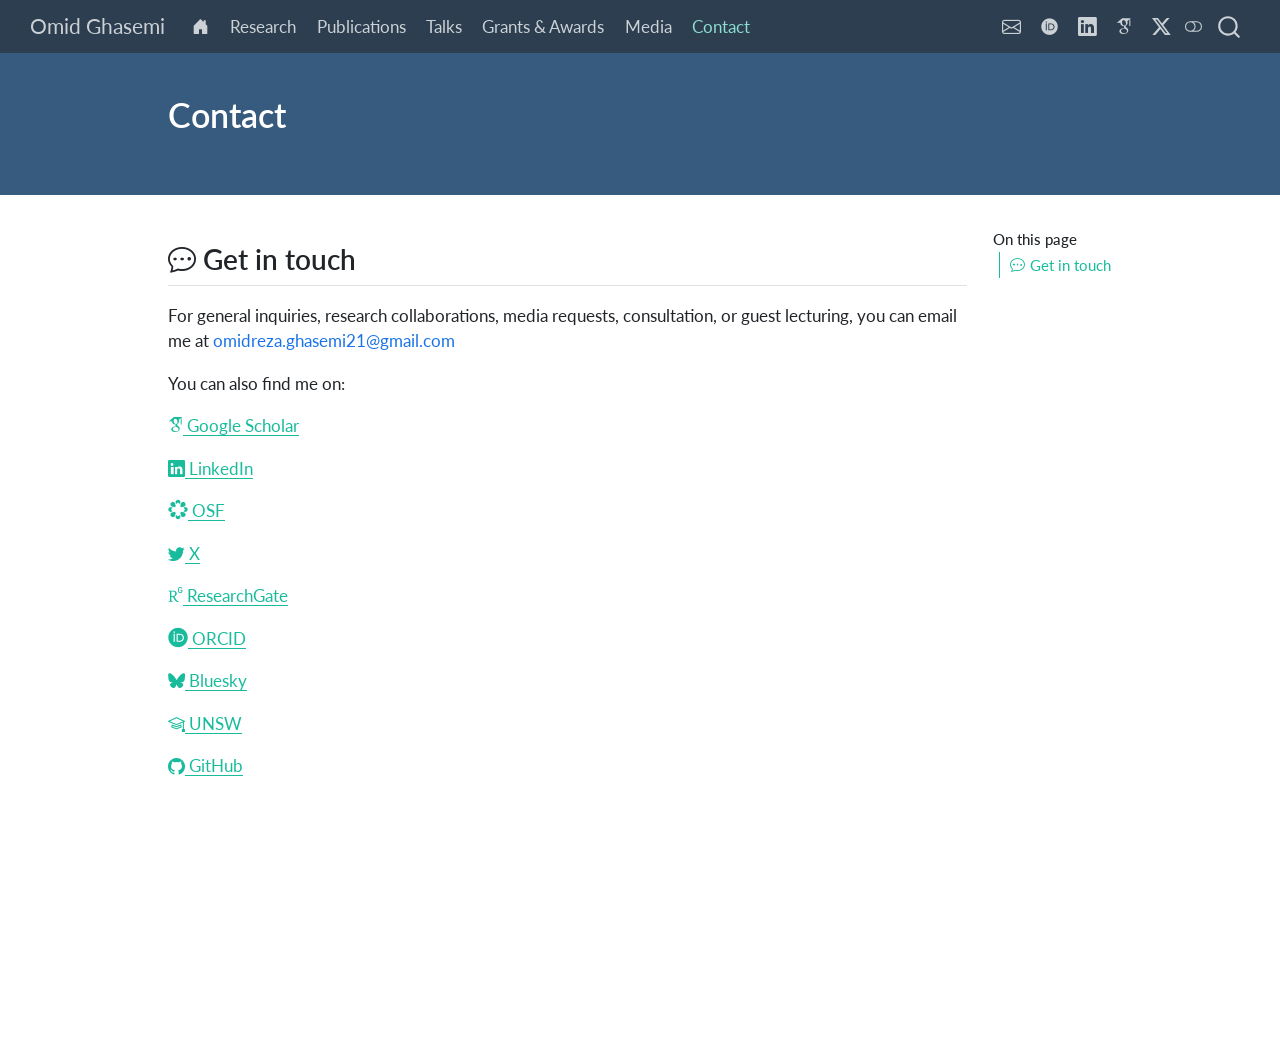
<file: docs/contact.html>
<!DOCTYPE html>
<html xmlns="http://www.w3.org/1999/xhtml" lang="en" xml:lang="en"><head>

<meta charset="utf-8">
<meta name="generator" content="quarto-1.4.555">

<meta name="viewport" content="width=device-width, initial-scale=1.0, user-scalable=yes">


<title>Contact | Omid Ghasemi</title>
<style>
code{white-space: pre-wrap;}
span.smallcaps{font-variant: small-caps;}
div.columns{display: flex; gap: min(4vw, 1.5em);}
div.column{flex: auto; overflow-x: auto;}
div.hanging-indent{margin-left: 1.5em; text-indent: -1.5em;}
ul.task-list{list-style: none;}
ul.task-list li input[type="checkbox"] {
  width: 0.8em;
  margin: 0 0.8em 0.2em -1em; /* quarto-specific, see https://github.com/quarto-dev/quarto-cli/issues/4556 */ 
  vertical-align: middle;
}
</style>


<script src="site_libs/quarto-nav/quarto-nav.js"></script>
<script src="site_libs/quarto-nav/headroom.min.js"></script>
<script src="site_libs/clipboard/clipboard.min.js"></script>
<script src="site_libs/quarto-search/autocomplete.umd.js"></script>
<script src="site_libs/quarto-search/fuse.min.js"></script>
<script src="site_libs/quarto-search/quarto-search.js"></script>
<meta name="quarto:offset" content="./">
<link href="./images/icons/favicon.png" rel="icon" type="image/png">
<script src="site_libs/quarto-html/quarto.js"></script>
<script src="site_libs/quarto-html/popper.min.js"></script>
<script src="site_libs/quarto-html/tippy.umd.min.js"></script>
<script src="site_libs/quarto-html/anchor.min.js"></script>
<link href="site_libs/quarto-html/tippy.css" rel="stylesheet">
<link href="site_libs/quarto-html/quarto-syntax-highlighting.css" rel="stylesheet" class="quarto-color-scheme" id="quarto-text-highlighting-styles">
<link href="site_libs/quarto-html/quarto-syntax-highlighting-dark.css" rel="prefetch" class="quarto-color-scheme quarto-color-alternate" id="quarto-text-highlighting-styles">
<script src="site_libs/bootstrap/bootstrap.min.js"></script>
<link href="site_libs/bootstrap/bootstrap-icons.css" rel="stylesheet">
<link href="site_libs/bootstrap/bootstrap.min.css" rel="stylesheet" class="quarto-color-scheme" id="quarto-bootstrap" data-mode="light">
<link href="site_libs/bootstrap/bootstrap-dark.min.css" rel="prefetch" class="quarto-color-scheme quarto-color-alternate" id="quarto-bootstrap" data-mode="dark">
<link href="site_libs/quarto-contrib/fontawesome6-6.7.2/all.min.css" rel="stylesheet">
<link href="site_libs/quarto-contrib/fontawesome6-6.7.2/latex-fontsize.css" rel="stylesheet">
<link href="site_libs/quarto-contrib/academicons-1.9.4/all.css" rel="stylesheet">
<link href="site_libs/quarto-contrib/academicons-1.9.4/size.css" rel="stylesheet">
<script id="quarto-search-options" type="application/json">{
  "location": "navbar",
  "copy-button": false,
  "collapse-after": 3,
  "panel-placement": "end",
  "type": "overlay",
  "limit": 50,
  "keyboard-shortcut": [
    "f",
    "/",
    "s"
  ],
  "show-item-context": false,
  "language": {
    "search-no-results-text": "No results",
    "search-matching-documents-text": "matching documents",
    "search-copy-link-title": "Copy link to search",
    "search-hide-matches-text": "Hide additional matches",
    "search-more-match-text": "more match in this document",
    "search-more-matches-text": "more matches in this document",
    "search-clear-button-title": "Clear",
    "search-text-placeholder": "",
    "search-detached-cancel-button-title": "Cancel",
    "search-submit-button-title": "Submit",
    "search-label": "Search"
  }
}</script>
<script async="" src="https://www.googletagmanager.com/gtag/js?id=G-4R2R0VNNTY"></script>

<script type="text/javascript">

window.dataLayer = window.dataLayer || [];
function gtag(){dataLayer.push(arguments);}
gtag('js', new Date());
gtag('config', 'G-4R2R0VNNTY', { 'anonymize_ip': true});
</script>


<link rel="stylesheet" href="styles.css">
</head>

<body class="nav-fixed">

<div id="quarto-search-results"></div>
  <header id="quarto-header" class="headroom fixed-top quarto-banner">
    <nav class="navbar navbar-expand-lg " data-bs-theme="dark">
      <div class="navbar-container container-fluid">
      <div class="navbar-brand-container mx-auto">
    <a class="navbar-brand" href="./index.html">
    <span class="navbar-title">Omid Ghasemi</span>
    </a>
  </div>
            <div id="quarto-search" class="" title="Search"></div>
          <button class="navbar-toggler" type="button" data-bs-toggle="collapse" data-bs-target="#navbarCollapse" aria-controls="navbarCollapse" aria-expanded="false" aria-label="Toggle navigation" onclick="if (window.quartoToggleHeadroom) { window.quartoToggleHeadroom(); }">
  <span class="navbar-toggler-icon"></span>
</button>
          <div class="collapse navbar-collapse" id="navbarCollapse">
            <ul class="navbar-nav navbar-nav-scroll me-auto">
  <li class="nav-item">
    <a class="nav-link" href="./index.html"> <i class="bi bi-house-door-fill" role="img">
</i> 
<span class="menu-text"> </span></a>
  </li>  
  <li class="nav-item">
    <a class="nav-link" href="./research.html"> 
<span class="menu-text">Research</span></a>
  </li>  
  <li class="nav-item">
    <a class="nav-link" href="./publications.html"> 
<span class="menu-text">Publications</span></a>
  </li>  
  <li class="nav-item">
    <a class="nav-link" href="./talks.html"> 
<span class="menu-text">Talks</span></a>
  </li>  
  <li class="nav-item">
    <a class="nav-link" href="./grants.html"> 
<span class="menu-text">Grants &amp; Awards</span></a>
  </li>  
  <li class="nav-item">
    <a class="nav-link" href="./media.html"> 
<span class="menu-text">Media</span></a>
  </li>  
  <li class="nav-item">
    <a class="nav-link active" href="./contact.html" aria-current="page"> 
<span class="menu-text">Contact</span></a>
  </li>  
</ul>
            <ul class="navbar-nav navbar-nav-scroll ms-auto">
  <li class="nav-item compact">
    <a class="nav-link" href="mailto:omidreza.ghasemi21@gmail.com" target="_blank"> <i class="bi bi-envelope" role="img">
</i> 
<span class="menu-text"></span></a>
  </li>  
  <li class="nav-item">
    <a class="nav-link" href="https://orcid.org/0000-0001-7511-5580" target="_blank"> 
<span class="menu-text"><i class="ai  ai-orcid" aria-label="orcid"></i></span></a>
  </li>  
  <li class="nav-item compact">
    <a class="nav-link" href="https://www.linkedin.com/in/omid-ghasemi-a55584338/" target="_blank"> <i class="bi bi-linkedin" role="img">
</i> 
<span class="menu-text"></span></a>
  </li>  
  <li class="nav-item">
    <a class="nav-link" href="https://scholar.google.com.au/citations?user=LyL_5s8AAAAJ&amp;hl=en" target="_blank"> 
<span class="menu-text"><i class="ai  ai-google-scholar ai-lg" aria-label="google-scholar"></i></span></a>
  </li>  
  <li class="nav-item compact">
    <a class="nav-link" href="https://x.com/Omid_Ghasemi21" target="_blank"> <i class="bi bi-twitter-x" role="img">
</i> 
<span class="menu-text"></span></a>
  </li>  
</ul>
          </div> <!-- /navcollapse -->
          <div class="quarto-navbar-tools">
  <a href="" class="quarto-color-scheme-toggle quarto-navigation-tool  px-1" onclick="window.quartoToggleColorScheme(); return false;" title="Toggle dark mode"><i class="bi"></i></a>
</div>
      </div> <!-- /container-fluid -->
    </nav>
</header>
<!-- content -->
<header id="title-block-header" class="quarto-title-block default page-columns page-full">
  <div class="quarto-title-banner page-columns page-full">
    <div class="quarto-title column-body">
      <h1 class="title">Contact</h1>
                      </div>
  </div>
    
  
  <div class="quarto-title-meta">

      
    
      
    </div>
    
  
  </header><div id="quarto-content" class="quarto-container page-columns page-rows-contents page-layout-article page-navbar">
<!-- sidebar -->
<!-- margin-sidebar -->
    <div id="quarto-margin-sidebar" class="sidebar margin-sidebar">
        <nav id="TOC" role="doc-toc" class="toc-active">
    <h2 id="toc-title">On this page</h2>
   
  <ul>
  <li><a href="#get-in-touch" id="toc-get-in-touch" class="nav-link active" data-scroll-target="#get-in-touch"><i class="bi bi-chat-dots"></i> Get in touch</a></li>
  </ul>
</nav>
    </div>
<!-- main -->
<main class="content quarto-banner-title-block" id="quarto-document-content">





<section id="get-in-touch" class="level2">
<h2 class="anchored" data-anchor-id="get-in-touch"><i class="bi bi-chat-dots"></i> Get in touch</h2>
<p>For general inquiries, research collaborations, media requests, consultation, or guest lecturing, you can email me at <span class="contact-email"><a href="mailto:omidreza.ghasemi21@gmail.com"> omidreza.ghasemi21@gmail.com </a></span></p>
<p>You can also find me on:</p>
<div class="contact-links">
<p><a href="https://scholar.google.com.au/citations?user=LyL_5s8AAAAJ&amp;hl=en" target="_blank"> <i class="ai ai-google-scholar" style="font-size:1.2em;"></i> Google Scholar </a></p>
<p><a href="https://www.linkedin.com/in/omid-ghasemi-a55584338/" target="_blank"> <i class="bi bi-linkedin"></i> LinkedIn </a></p>
<p><a href="https://osf.io/kxf7p/" target="_blank"> <i class="ai ai-osf" style="font-size:1.2em;"></i> OSF </a></p>
<p><a href="https://x.com/Omid_Ghasemi21" target="_blank"> <i class="bi bi-twitter"></i> X </a></p>
<p><a href="https://www.researchgate.net/profile/Omid-Ghasemi-5?ev=hdr_xprf" target="_blank"> <i class="ai ai-researchgate" style="font-size:1.2em;"></i> ResearchGate </a></p>
<p><a href="https://orcid.org/0000-0001-7511-5580" target="_blank"> <i class="ai ai-orcid" style="font-size:1.2em;"></i> ORCID </a></p>
<p><a href="https://bsky.app/profile/omidghasemi.bsky.social" target="_blank"> <i class="fa-brands fa-bluesky" aria-label="bluesky"></i> Bluesky </a></p>
<p><a href="https://www.unsw.edu.au/staff/omid-ghasemi" target="_blank"> <i class="bi bi-mortarboard"></i> UNSW </a></p>
<p><a href="https://github.com/OmidGhasemi21" target="_blank"> <i class="bi bi-github"></i> GitHub </a></p>
</div>


</section>

</main> <!-- /main -->
<script id="quarto-html-after-body" type="application/javascript">
window.document.addEventListener("DOMContentLoaded", function (event) {
  const toggleBodyColorMode = (bsSheetEl) => {
    const mode = bsSheetEl.getAttribute("data-mode");
    const bodyEl = window.document.querySelector("body");
    if (mode === "dark") {
      bodyEl.classList.add("quarto-dark");
      bodyEl.classList.remove("quarto-light");
    } else {
      bodyEl.classList.add("quarto-light");
      bodyEl.classList.remove("quarto-dark");
    }
  }
  const toggleBodyColorPrimary = () => {
    const bsSheetEl = window.document.querySelector("link#quarto-bootstrap");
    if (bsSheetEl) {
      toggleBodyColorMode(bsSheetEl);
    }
  }
  toggleBodyColorPrimary();  
  const disableStylesheet = (stylesheets) => {
    for (let i=0; i < stylesheets.length; i++) {
      const stylesheet = stylesheets[i];
      stylesheet.rel = 'prefetch';
    }
  }
  const enableStylesheet = (stylesheets) => {
    for (let i=0; i < stylesheets.length; i++) {
      const stylesheet = stylesheets[i];
      stylesheet.rel = 'stylesheet';
    }
  }
  const manageTransitions = (selector, allowTransitions) => {
    const els = window.document.querySelectorAll(selector);
    for (let i=0; i < els.length; i++) {
      const el = els[i];
      if (allowTransitions) {
        el.classList.remove('notransition');
      } else {
        el.classList.add('notransition');
      }
    }
  }
  const toggleGiscusIfUsed = (isAlternate, darkModeDefault) => {
    const baseTheme = document.querySelector('#giscus-base-theme')?.value ?? 'light';
    const alternateTheme = document.querySelector('#giscus-alt-theme')?.value ?? 'dark';
    let newTheme = '';
    if(darkModeDefault) {
      newTheme = isAlternate ? baseTheme : alternateTheme;
    } else {
      newTheme = isAlternate ? alternateTheme : baseTheme;
    }
    const changeGiscusTheme = () => {
      // From: https://github.com/giscus/giscus/issues/336
      const sendMessage = (message) => {
        const iframe = document.querySelector('iframe.giscus-frame');
        if (!iframe) return;
        iframe.contentWindow.postMessage({ giscus: message }, 'https://giscus.app');
      }
      sendMessage({
        setConfig: {
          theme: newTheme
        }
      });
    }
    const isGiscussLoaded = window.document.querySelector('iframe.giscus-frame') !== null;
    if (isGiscussLoaded) {
      changeGiscusTheme();
    }
  }
  const toggleColorMode = (alternate) => {
    // Switch the stylesheets
    const alternateStylesheets = window.document.querySelectorAll('link.quarto-color-scheme.quarto-color-alternate');
    manageTransitions('#quarto-margin-sidebar .nav-link', false);
    if (alternate) {
      enableStylesheet(alternateStylesheets);
      for (const sheetNode of alternateStylesheets) {
        if (sheetNode.id === "quarto-bootstrap") {
          toggleBodyColorMode(sheetNode);
        }
      }
    } else {
      disableStylesheet(alternateStylesheets);
      toggleBodyColorPrimary();
    }
    manageTransitions('#quarto-margin-sidebar .nav-link', true);
    // Switch the toggles
    const toggles = window.document.querySelectorAll('.quarto-color-scheme-toggle');
    for (let i=0; i < toggles.length; i++) {
      const toggle = toggles[i];
      if (toggle) {
        if (alternate) {
          toggle.classList.add("alternate");     
        } else {
          toggle.classList.remove("alternate");
        }
      }
    }
    // Hack to workaround the fact that safari doesn't
    // properly recolor the scrollbar when toggling (#1455)
    if (navigator.userAgent.indexOf('Safari') > 0 && navigator.userAgent.indexOf('Chrome') == -1) {
      manageTransitions("body", false);
      window.scrollTo(0, 1);
      setTimeout(() => {
        window.scrollTo(0, 0);
        manageTransitions("body", true);
      }, 40);  
    }
  }
  const isFileUrl = () => { 
    return window.location.protocol === 'file:';
  }
  const hasAlternateSentinel = () => {  
    let styleSentinel = getColorSchemeSentinel();
    if (styleSentinel !== null) {
      return styleSentinel === "alternate";
    } else {
      return false;
    }
  }
  const setStyleSentinel = (alternate) => {
    const value = alternate ? "alternate" : "default";
    if (!isFileUrl()) {
      window.localStorage.setItem("quarto-color-scheme", value);
    } else {
      localAlternateSentinel = value;
    }
  }
  const getColorSchemeSentinel = () => {
    if (!isFileUrl()) {
      const storageValue = window.localStorage.getItem("quarto-color-scheme");
      return storageValue != null ? storageValue : localAlternateSentinel;
    } else {
      return localAlternateSentinel;
    }
  }
  const darkModeDefault = false;
  let localAlternateSentinel = darkModeDefault ? 'alternate' : 'default';
  // Dark / light mode switch
  window.quartoToggleColorScheme = () => {
    // Read the current dark / light value 
    let toAlternate = !hasAlternateSentinel();
    toggleColorMode(toAlternate);
    setStyleSentinel(toAlternate);
    toggleGiscusIfUsed(toAlternate, darkModeDefault);
  };
  // Ensure there is a toggle, if there isn't float one in the top right
  if (window.document.querySelector('.quarto-color-scheme-toggle') === null) {
    const a = window.document.createElement('a');
    a.classList.add('top-right');
    a.classList.add('quarto-color-scheme-toggle');
    a.href = "";
    a.onclick = function() { try { window.quartoToggleColorScheme(); } catch {} return false; };
    const i = window.document.createElement("i");
    i.classList.add('bi');
    a.appendChild(i);
    window.document.body.appendChild(a);
  }
  // Switch to dark mode if need be
  if (hasAlternateSentinel()) {
    toggleColorMode(true);
  } else {
    toggleColorMode(false);
  }
  const icon = "";
  const anchorJS = new window.AnchorJS();
  anchorJS.options = {
    placement: 'right',
    icon: icon
  };
  anchorJS.add('.anchored');
  const isCodeAnnotation = (el) => {
    for (const clz of el.classList) {
      if (clz.startsWith('code-annotation-')) {                     
        return true;
      }
    }
    return false;
  }
  const clipboard = new window.ClipboardJS('.code-copy-button', {
    text: function(trigger) {
      const codeEl = trigger.previousElementSibling.cloneNode(true);
      for (const childEl of codeEl.children) {
        if (isCodeAnnotation(childEl)) {
          childEl.remove();
        }
      }
      return codeEl.innerText;
    }
  });
  clipboard.on('success', function(e) {
    // button target
    const button = e.trigger;
    // don't keep focus
    button.blur();
    // flash "checked"
    button.classList.add('code-copy-button-checked');
    var currentTitle = button.getAttribute("title");
    button.setAttribute("title", "Copied!");
    let tooltip;
    if (window.bootstrap) {
      button.setAttribute("data-bs-toggle", "tooltip");
      button.setAttribute("data-bs-placement", "left");
      button.setAttribute("data-bs-title", "Copied!");
      tooltip = new bootstrap.Tooltip(button, 
        { trigger: "manual", 
          customClass: "code-copy-button-tooltip",
          offset: [0, -8]});
      tooltip.show();    
    }
    setTimeout(function() {
      if (tooltip) {
        tooltip.hide();
        button.removeAttribute("data-bs-title");
        button.removeAttribute("data-bs-toggle");
        button.removeAttribute("data-bs-placement");
      }
      button.setAttribute("title", currentTitle);
      button.classList.remove('code-copy-button-checked');
    }, 1000);
    // clear code selection
    e.clearSelection();
  });
    var localhostRegex = new RegExp(/^(?:http|https):\/\/localhost\:?[0-9]*\//);
    var mailtoRegex = new RegExp(/^mailto:/);
      var filterRegex = new RegExp("https:\/\/omidghasemi21\.github\.io\/OmidGhasemi\.github\.io");
    var isInternal = (href) => {
        return filterRegex.test(href) || localhostRegex.test(href) || mailtoRegex.test(href);
    }
    // Inspect non-navigation links and adorn them if external
 	var links = window.document.querySelectorAll('a[href]:not(.nav-link):not(.navbar-brand):not(.toc-action):not(.sidebar-link):not(.sidebar-item-toggle):not(.pagination-link):not(.no-external):not([aria-hidden]):not(.dropdown-item):not(.quarto-navigation-tool)');
    for (var i=0; i<links.length; i++) {
      const link = links[i];
      if (!isInternal(link.href)) {
        // undo the damage that might have been done by quarto-nav.js in the case of
        // links that we want to consider external
        if (link.dataset.originalHref !== undefined) {
          link.href = link.dataset.originalHref;
        }
      }
    }
  function tippyHover(el, contentFn, onTriggerFn, onUntriggerFn) {
    const config = {
      allowHTML: true,
      maxWidth: 500,
      delay: 100,
      arrow: false,
      appendTo: function(el) {
          return el.parentElement;
      },
      interactive: true,
      interactiveBorder: 10,
      theme: 'quarto',
      placement: 'bottom-start',
    };
    if (contentFn) {
      config.content = contentFn;
    }
    if (onTriggerFn) {
      config.onTrigger = onTriggerFn;
    }
    if (onUntriggerFn) {
      config.onUntrigger = onUntriggerFn;
    }
    window.tippy(el, config); 
  }
  const noterefs = window.document.querySelectorAll('a[role="doc-noteref"]');
  for (var i=0; i<noterefs.length; i++) {
    const ref = noterefs[i];
    tippyHover(ref, function() {
      // use id or data attribute instead here
      let href = ref.getAttribute('data-footnote-href') || ref.getAttribute('href');
      try { href = new URL(href).hash; } catch {}
      const id = href.replace(/^#\/?/, "");
      const note = window.document.getElementById(id);
      if (note) {
        return note.innerHTML;
      } else {
        return "";
      }
    });
  }
  const xrefs = window.document.querySelectorAll('a.quarto-xref');
  const processXRef = (id, note) => {
    // Strip column container classes
    const stripColumnClz = (el) => {
      el.classList.remove("page-full", "page-columns");
      if (el.children) {
        for (const child of el.children) {
          stripColumnClz(child);
        }
      }
    }
    stripColumnClz(note)
    if (id === null || id.startsWith('sec-')) {
      // Special case sections, only their first couple elements
      const container = document.createElement("div");
      if (note.children && note.children.length > 2) {
        container.appendChild(note.children[0].cloneNode(true));
        for (let i = 1; i < note.children.length; i++) {
          const child = note.children[i];
          if (child.tagName === "P" && child.innerText === "") {
            continue;
          } else {
            container.appendChild(child.cloneNode(true));
            break;
          }
        }
        if (window.Quarto?.typesetMath) {
          window.Quarto.typesetMath(container);
        }
        return container.innerHTML
      } else {
        if (window.Quarto?.typesetMath) {
          window.Quarto.typesetMath(note);
        }
        return note.innerHTML;
      }
    } else {
      // Remove any anchor links if they are present
      const anchorLink = note.querySelector('a.anchorjs-link');
      if (anchorLink) {
        anchorLink.remove();
      }
      if (window.Quarto?.typesetMath) {
        window.Quarto.typesetMath(note);
      }
      // TODO in 1.5, we should make sure this works without a callout special case
      if (note.classList.contains("callout")) {
        return note.outerHTML;
      } else {
        return note.innerHTML;
      }
    }
  }
  for (var i=0; i<xrefs.length; i++) {
    const xref = xrefs[i];
    tippyHover(xref, undefined, function(instance) {
      instance.disable();
      let url = xref.getAttribute('href');
      let hash = undefined; 
      if (url.startsWith('#')) {
        hash = url;
      } else {
        try { hash = new URL(url).hash; } catch {}
      }
      if (hash) {
        const id = hash.replace(/^#\/?/, "");
        const note = window.document.getElementById(id);
        if (note !== null) {
          try {
            const html = processXRef(id, note.cloneNode(true));
            instance.setContent(html);
          } finally {
            instance.enable();
            instance.show();
          }
        } else {
          // See if we can fetch this
          fetch(url.split('#')[0])
          .then(res => res.text())
          .then(html => {
            const parser = new DOMParser();
            const htmlDoc = parser.parseFromString(html, "text/html");
            const note = htmlDoc.getElementById(id);
            if (note !== null) {
              const html = processXRef(id, note);
              instance.setContent(html);
            } 
          }).finally(() => {
            instance.enable();
            instance.show();
          });
        }
      } else {
        // See if we can fetch a full url (with no hash to target)
        // This is a special case and we should probably do some content thinning / targeting
        fetch(url)
        .then(res => res.text())
        .then(html => {
          const parser = new DOMParser();
          const htmlDoc = parser.parseFromString(html, "text/html");
          const note = htmlDoc.querySelector('main.content');
          if (note !== null) {
            // This should only happen for chapter cross references
            // (since there is no id in the URL)
            // remove the first header
            if (note.children.length > 0 && note.children[0].tagName === "HEADER") {
              note.children[0].remove();
            }
            const html = processXRef(null, note);
            instance.setContent(html);
          } 
        }).finally(() => {
          instance.enable();
          instance.show();
        });
      }
    }, function(instance) {
    });
  }
      let selectedAnnoteEl;
      const selectorForAnnotation = ( cell, annotation) => {
        let cellAttr = 'data-code-cell="' + cell + '"';
        let lineAttr = 'data-code-annotation="' +  annotation + '"';
        const selector = 'span[' + cellAttr + '][' + lineAttr + ']';
        return selector;
      }
      const selectCodeLines = (annoteEl) => {
        const doc = window.document;
        const targetCell = annoteEl.getAttribute("data-target-cell");
        const targetAnnotation = annoteEl.getAttribute("data-target-annotation");
        const annoteSpan = window.document.querySelector(selectorForAnnotation(targetCell, targetAnnotation));
        const lines = annoteSpan.getAttribute("data-code-lines").split(",");
        const lineIds = lines.map((line) => {
          return targetCell + "-" + line;
        })
        let top = null;
        let height = null;
        let parent = null;
        if (lineIds.length > 0) {
            //compute the position of the single el (top and bottom and make a div)
            const el = window.document.getElementById(lineIds[0]);
            top = el.offsetTop;
            height = el.offsetHeight;
            parent = el.parentElement.parentElement;
          if (lineIds.length > 1) {
            const lastEl = window.document.getElementById(lineIds[lineIds.length - 1]);
            const bottom = lastEl.offsetTop + lastEl.offsetHeight;
            height = bottom - top;
          }
          if (top !== null && height !== null && parent !== null) {
            // cook up a div (if necessary) and position it 
            let div = window.document.getElementById("code-annotation-line-highlight");
            if (div === null) {
              div = window.document.createElement("div");
              div.setAttribute("id", "code-annotation-line-highlight");
              div.style.position = 'absolute';
              parent.appendChild(div);
            }
            div.style.top = top - 2 + "px";
            div.style.height = height + 4 + "px";
            div.style.left = 0;
            let gutterDiv = window.document.getElementById("code-annotation-line-highlight-gutter");
            if (gutterDiv === null) {
              gutterDiv = window.document.createElement("div");
              gutterDiv.setAttribute("id", "code-annotation-line-highlight-gutter");
              gutterDiv.style.position = 'absolute';
              const codeCell = window.document.getElementById(targetCell);
              const gutter = codeCell.querySelector('.code-annotation-gutter');
              gutter.appendChild(gutterDiv);
            }
            gutterDiv.style.top = top - 2 + "px";
            gutterDiv.style.height = height + 4 + "px";
          }
          selectedAnnoteEl = annoteEl;
        }
      };
      const unselectCodeLines = () => {
        const elementsIds = ["code-annotation-line-highlight", "code-annotation-line-highlight-gutter"];
        elementsIds.forEach((elId) => {
          const div = window.document.getElementById(elId);
          if (div) {
            div.remove();
          }
        });
        selectedAnnoteEl = undefined;
      };
        // Handle positioning of the toggle
    window.addEventListener(
      "resize",
      throttle(() => {
        elRect = undefined;
        if (selectedAnnoteEl) {
          selectCodeLines(selectedAnnoteEl);
        }
      }, 10)
    );
    function throttle(fn, ms) {
    let throttle = false;
    let timer;
      return (...args) => {
        if(!throttle) { // first call gets through
            fn.apply(this, args);
            throttle = true;
        } else { // all the others get throttled
            if(timer) clearTimeout(timer); // cancel #2
            timer = setTimeout(() => {
              fn.apply(this, args);
              timer = throttle = false;
            }, ms);
        }
      };
    }
      // Attach click handler to the DT
      const annoteDls = window.document.querySelectorAll('dt[data-target-cell]');
      for (const annoteDlNode of annoteDls) {
        annoteDlNode.addEventListener('click', (event) => {
          const clickedEl = event.target;
          if (clickedEl !== selectedAnnoteEl) {
            unselectCodeLines();
            const activeEl = window.document.querySelector('dt[data-target-cell].code-annotation-active');
            if (activeEl) {
              activeEl.classList.remove('code-annotation-active');
            }
            selectCodeLines(clickedEl);
            clickedEl.classList.add('code-annotation-active');
          } else {
            // Unselect the line
            unselectCodeLines();
            clickedEl.classList.remove('code-annotation-active');
          }
        });
      }
  const findCites = (el) => {
    const parentEl = el.parentElement;
    if (parentEl) {
      const cites = parentEl.dataset.cites;
      if (cites) {
        return {
          el,
          cites: cites.split(' ')
        };
      } else {
        return findCites(el.parentElement)
      }
    } else {
      return undefined;
    }
  };
  var bibliorefs = window.document.querySelectorAll('a[role="doc-biblioref"]');
  for (var i=0; i<bibliorefs.length; i++) {
    const ref = bibliorefs[i];
    const citeInfo = findCites(ref);
    if (citeInfo) {
      tippyHover(citeInfo.el, function() {
        var popup = window.document.createElement('div');
        citeInfo.cites.forEach(function(cite) {
          var citeDiv = window.document.createElement('div');
          citeDiv.classList.add('hanging-indent');
          citeDiv.classList.add('csl-entry');
          var biblioDiv = window.document.getElementById('ref-' + cite);
          if (biblioDiv) {
            citeDiv.innerHTML = biblioDiv.innerHTML;
          }
          popup.appendChild(citeDiv);
        });
        return popup.innerHTML;
      });
    }
  }
});
</script>
</div> <!-- /content -->




</body></html>
</file>
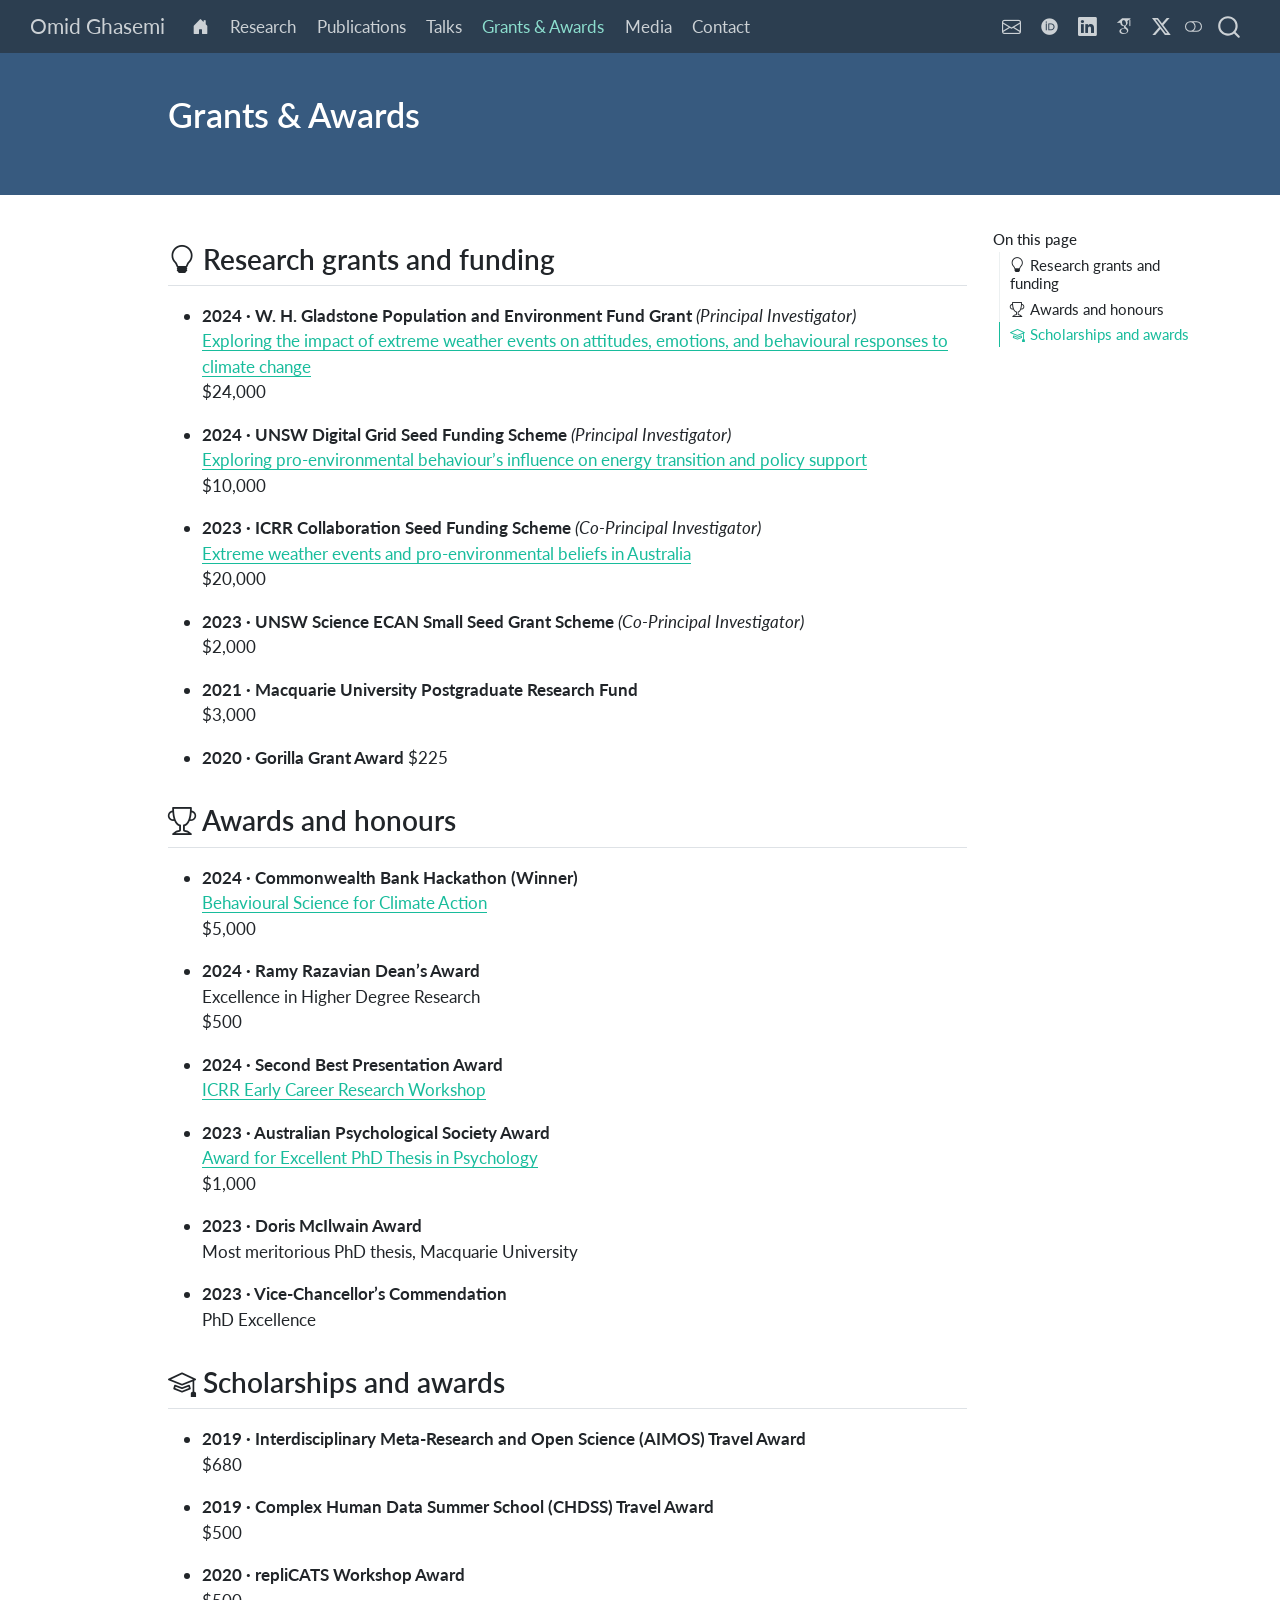
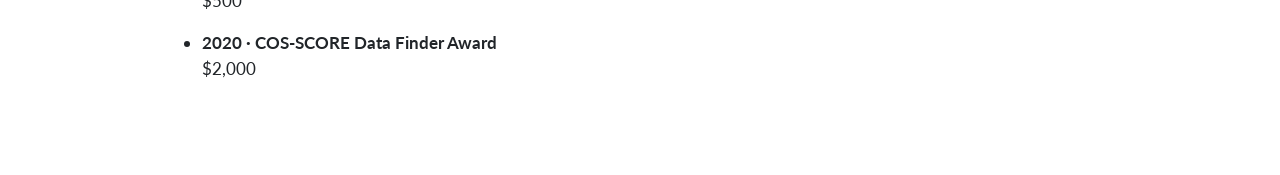
<file: docs/grants.html>
<!DOCTYPE html>
<html xmlns="http://www.w3.org/1999/xhtml" lang="en" xml:lang="en"><head>

<meta charset="utf-8">
<meta name="generator" content="quarto-1.4.555">

<meta name="viewport" content="width=device-width, initial-scale=1.0, user-scalable=yes">


<title>Grants | Omid Ghasemi</title>
<style>
code{white-space: pre-wrap;}
span.smallcaps{font-variant: small-caps;}
div.columns{display: flex; gap: min(4vw, 1.5em);}
div.column{flex: auto; overflow-x: auto;}
div.hanging-indent{margin-left: 1.5em; text-indent: -1.5em;}
ul.task-list{list-style: none;}
ul.task-list li input[type="checkbox"] {
  width: 0.8em;
  margin: 0 0.8em 0.2em -1em; /* quarto-specific, see https://github.com/quarto-dev/quarto-cli/issues/4556 */ 
  vertical-align: middle;
}
</style>


<script src="site_libs/quarto-nav/quarto-nav.js"></script>
<script src="site_libs/quarto-nav/headroom.min.js"></script>
<script src="site_libs/clipboard/clipboard.min.js"></script>
<script src="site_libs/quarto-search/autocomplete.umd.js"></script>
<script src="site_libs/quarto-search/fuse.min.js"></script>
<script src="site_libs/quarto-search/quarto-search.js"></script>
<meta name="quarto:offset" content="./">
<link href="./images/icons/favicon.png" rel="icon" type="image/png">
<script src="site_libs/quarto-html/quarto.js"></script>
<script src="site_libs/quarto-html/popper.min.js"></script>
<script src="site_libs/quarto-html/tippy.umd.min.js"></script>
<script src="site_libs/quarto-html/anchor.min.js"></script>
<link href="site_libs/quarto-html/tippy.css" rel="stylesheet">
<link href="site_libs/quarto-html/quarto-syntax-highlighting.css" rel="stylesheet" class="quarto-color-scheme" id="quarto-text-highlighting-styles">
<link href="site_libs/quarto-html/quarto-syntax-highlighting-dark.css" rel="prefetch" class="quarto-color-scheme quarto-color-alternate" id="quarto-text-highlighting-styles">
<script src="site_libs/bootstrap/bootstrap.min.js"></script>
<link href="site_libs/bootstrap/bootstrap-icons.css" rel="stylesheet">
<link href="site_libs/bootstrap/bootstrap.min.css" rel="stylesheet" class="quarto-color-scheme" id="quarto-bootstrap" data-mode="light">
<link href="site_libs/bootstrap/bootstrap-dark.min.css" rel="prefetch" class="quarto-color-scheme quarto-color-alternate" id="quarto-bootstrap" data-mode="dark">
<link href="site_libs/quarto-contrib/academicons-1.9.4/all.css" rel="stylesheet">
<link href="site_libs/quarto-contrib/academicons-1.9.4/size.css" rel="stylesheet">
<script id="quarto-search-options" type="application/json">{
  "location": "navbar",
  "copy-button": false,
  "collapse-after": 3,
  "panel-placement": "end",
  "type": "overlay",
  "limit": 50,
  "keyboard-shortcut": [
    "f",
    "/",
    "s"
  ],
  "show-item-context": false,
  "language": {
    "search-no-results-text": "No results",
    "search-matching-documents-text": "matching documents",
    "search-copy-link-title": "Copy link to search",
    "search-hide-matches-text": "Hide additional matches",
    "search-more-match-text": "more match in this document",
    "search-more-matches-text": "more matches in this document",
    "search-clear-button-title": "Clear",
    "search-text-placeholder": "",
    "search-detached-cancel-button-title": "Cancel",
    "search-submit-button-title": "Submit",
    "search-label": "Search"
  }
}</script>
<script async="" src="https://www.googletagmanager.com/gtag/js?id=G-4R2R0VNNTY"></script>

<script type="text/javascript">

window.dataLayer = window.dataLayer || [];
function gtag(){dataLayer.push(arguments);}
gtag('js', new Date());
gtag('config', 'G-4R2R0VNNTY', { 'anonymize_ip': true});
</script>


<link rel="stylesheet" href="styles.css">
</head>

<body class="nav-fixed">

<div id="quarto-search-results"></div>
  <header id="quarto-header" class="headroom fixed-top quarto-banner">
    <nav class="navbar navbar-expand-lg " data-bs-theme="dark">
      <div class="navbar-container container-fluid">
      <div class="navbar-brand-container mx-auto">
    <a class="navbar-brand" href="./index.html">
    <span class="navbar-title">Omid Ghasemi</span>
    </a>
  </div>
            <div id="quarto-search" class="" title="Search"></div>
          <button class="navbar-toggler" type="button" data-bs-toggle="collapse" data-bs-target="#navbarCollapse" aria-controls="navbarCollapse" aria-expanded="false" aria-label="Toggle navigation" onclick="if (window.quartoToggleHeadroom) { window.quartoToggleHeadroom(); }">
  <span class="navbar-toggler-icon"></span>
</button>
          <div class="collapse navbar-collapse" id="navbarCollapse">
            <ul class="navbar-nav navbar-nav-scroll me-auto">
  <li class="nav-item">
    <a class="nav-link" href="./index.html"> <i class="bi bi-house-door-fill" role="img">
</i> 
<span class="menu-text"> </span></a>
  </li>  
  <li class="nav-item">
    <a class="nav-link" href="./research.html"> 
<span class="menu-text">Research</span></a>
  </li>  
  <li class="nav-item">
    <a class="nav-link" href="./publications.html"> 
<span class="menu-text">Publications</span></a>
  </li>  
  <li class="nav-item">
    <a class="nav-link" href="./talks.html"> 
<span class="menu-text">Talks</span></a>
  </li>  
  <li class="nav-item">
    <a class="nav-link active" href="./grants.html" aria-current="page"> 
<span class="menu-text">Grants &amp; Awards</span></a>
  </li>  
  <li class="nav-item">
    <a class="nav-link" href="./media.html"> 
<span class="menu-text">Media</span></a>
  </li>  
  <li class="nav-item">
    <a class="nav-link" href="./contact.html"> 
<span class="menu-text">Contact</span></a>
  </li>  
</ul>
            <ul class="navbar-nav navbar-nav-scroll ms-auto">
  <li class="nav-item compact">
    <a class="nav-link" href="mailto:omidreza.ghasemi21@gmail.com" target="_blank"> <i class="bi bi-envelope" role="img">
</i> 
<span class="menu-text"></span></a>
  </li>  
  <li class="nav-item">
    <a class="nav-link" href="https://orcid.org/0000-0001-7511-5580" target="_blank"> 
<span class="menu-text"><i class="ai  ai-orcid" aria-label="orcid"></i></span></a>
  </li>  
  <li class="nav-item compact">
    <a class="nav-link" href="https://www.linkedin.com/in/omid-ghasemi-a55584338/" target="_blank"> <i class="bi bi-linkedin" role="img">
</i> 
<span class="menu-text"></span></a>
  </li>  
  <li class="nav-item">
    <a class="nav-link" href="https://scholar.google.com.au/citations?user=LyL_5s8AAAAJ&amp;hl=en" target="_blank"> 
<span class="menu-text"><i class="ai  ai-google-scholar ai-lg" aria-label="google-scholar"></i></span></a>
  </li>  
  <li class="nav-item compact">
    <a class="nav-link" href="https://x.com/Omid_Ghasemi21" target="_blank"> <i class="bi bi-twitter-x" role="img">
</i> 
<span class="menu-text"></span></a>
  </li>  
</ul>
          </div> <!-- /navcollapse -->
          <div class="quarto-navbar-tools">
  <a href="" class="quarto-color-scheme-toggle quarto-navigation-tool  px-1" onclick="window.quartoToggleColorScheme(); return false;" title="Toggle dark mode"><i class="bi"></i></a>
</div>
      </div> <!-- /container-fluid -->
    </nav>
</header>
<!-- content -->
<header id="title-block-header" class="quarto-title-block default page-columns page-full">
  <div class="quarto-title-banner page-columns page-full">
    <div class="quarto-title column-body">
      <h1 class="title">Grants &amp; Awards</h1>
                      </div>
  </div>
    
  
  <div class="quarto-title-meta">

      
    
      
    </div>
    
  
  </header><div id="quarto-content" class="quarto-container page-columns page-rows-contents page-layout-article page-navbar">
<!-- sidebar -->
<!-- margin-sidebar -->
    <div id="quarto-margin-sidebar" class="sidebar margin-sidebar">
        <nav id="TOC" role="doc-toc" class="toc-active">
    <h2 id="toc-title">On this page</h2>
   
  <ul>
  <li><a href="#research-grants-and-funding" id="toc-research-grants-and-funding" class="nav-link active" data-scroll-target="#research-grants-and-funding"><i class="bi bi-lightbulb"></i> Research grants and funding</a></li>
  <li><a href="#awards-and-honours" id="toc-awards-and-honours" class="nav-link" data-scroll-target="#awards-and-honours"><i class="bi bi-trophy"></i> Awards and honours</a></li>
  <li><a href="#scholarships-and-awards" id="toc-scholarships-and-awards" class="nav-link" data-scroll-target="#scholarships-and-awards"><i class="bi bi-mortarboard"></i> Scholarships and awards</a></li>
  </ul>
</nav>
    </div>
<!-- main -->
<main class="content quarto-banner-title-block" id="quarto-document-content">





<section id="research-grants-and-funding" class="level2">
<h2 class="anchored" data-anchor-id="research-grants-and-funding"><i class="bi bi-lightbulb"></i> Research grants and funding</h2>
<div class="g-col-12 g-col-md-6">
<ul>
<li><strong>2024 · W. H. Gladstone Population and Environment Fund Grant</strong> <em>(Principal Investigator)</em><br>
<a href="https://science.org.au/news-events/news-views/2025-wh-gladstones-research-project-explores-behavioural-responses-climate-change?fbclid=IwY2xjawRb0pBleHRuA2FlbQIxMABicmlkETFEem1LNkY5NlI3NEdOMjE3c3J0YwZhcHBfaWQQMjIyMDM5MTc4ODIwMDg5MgABHibBe7e9YfdmGQPAR5Tu9Zj9sPOVgoMvWXcTPyiXmf1ugZiTKtB64-Rt1gJH_aem_ruoCMpPg3DUiRbPkmjqCZg" target="_blank">Exploring the impact of extreme weather events on attitudes, emotions, and behavioural responses to climate change</a><br>
$24,000</li>
</ul>
</div>
<div class="g-col-12 g-col-md-6">
<ul>
<li><strong>2024 · UNSW Digital Grid Seed Funding Scheme</strong> <em>(Principal Investigator)</em><br>
<a href="https://www.dgfi.unsw.edu.au/2024-seed-funding-recipients-announced" target="_blank">Exploring pro-environmental behaviour’s influence on energy transition and policy support</a><br>
$10,000</li>
</ul>
</div>
<div class="g-col-12 g-col-md-6">
<ul>
<li><strong>2023 · ICRR Collaboration Seed Funding Scheme</strong> <em>(Co-Principal Investigator)</em><br>
<a href="https://www.unsw.edu.au/research/icrr/research/seed-funding" target="_blank">Extreme weather events and pro-environmental beliefs in Australia</a><br>
$20,000</li>
</ul>
</div>
<div class="g-col-12 g-col-md-6">
<ul>
<li><strong>2023 · UNSW Science ECAN Small Seed Grant Scheme</strong> <em>(Co-Principal Investigator)</em><br>
$2,000</li>
</ul>
</div>
<div class="g-col-12 g-col-md-6">
<ul>
<li><strong>2021 · Macquarie University Postgraduate Research Fund</strong><br>
$3,000</li>
</ul>
</div>
<div class="g-col-12 g-col-md-6">
<ul>
<li><strong>2020 · Gorilla Grant Award</strong> $225</li>
</ul>
</div>
</section>
<section id="awards-and-honours" class="level2">
<h2 class="anchored" data-anchor-id="awards-and-honours"><i class="bi bi-trophy"></i> Awards and honours</h2>
<div class="g-col-12 g-col-md-6">
<ul>
<li><strong>2024 · Commonwealth Bank Hackathon (Winner)</strong><br>
<a href="https://www.unsw.edu.au/news/2024/04/how-to-harness-human-behaviour-for-climate-action" target="_blank">Behavioural Science for Climate Action</a><br>
$5,000</li>
</ul>
</div>
<div class="g-col-12 g-col-md-6">
<ul>
<li><strong>2024 · Ramy Razavian Dean’s Award</strong><br>
Excellence in Higher Degree Research<br>
$500</li>
</ul>
</div>
<div class="g-col-12 g-col-md-6">
<ul>
<li><strong>2024 · Second Best Presentation Award</strong><br>
<a href="https://www.unsw.edu.au/news/2024/10/icrr-six-early-career-researchers-climate-challenges" target="_blank">ICRR Early Career Research Workshop</a></li>
</ul>
</div>
<div class="g-col-12 g-col-md-6">
<ul>
<li><strong>2023 · Australian Psychological Society Award</strong><br>
<a href="https://psychology.org.au/about-us/what-we-do/awards/aps-major-awards/2023-major-award-winners/omidreza-ghasemi" target="_blank">Award for Excellent PhD Thesis in Psychology</a><br>
$1,000</li>
</ul>
</div>
<div class="g-col-12 g-col-md-6">
<ul>
<li><strong>2023 · Doris McIlwain Award</strong><br>
Most meritorious PhD thesis, Macquarie University</li>
</ul>
</div>
<div class="g-col-12 g-col-md-6">
<ul>
<li><strong>2023 · Vice-Chancellor’s Commendation</strong><br>
PhD Excellence</li>
</ul>
</div>
</section>
<section id="scholarships-and-awards" class="level2">
<h2 class="anchored" data-anchor-id="scholarships-and-awards"><i class="bi bi-mortarboard"></i> Scholarships and awards</h2>
<div class="g-col-12 g-col-md-6">
<ul>
<li><strong>2019 · Interdisciplinary Meta-Research and Open Science (AIMOS) Travel Award</strong><br>
$680</li>
</ul>
</div>
<div class="g-col-12 g-col-md-6">
<ul>
<li><strong>2019 · Complex Human Data Summer School (CHDSS) Travel Award</strong><br>
$500</li>
</ul>
</div>
<div class="g-col-12 g-col-md-6">
<ul>
<li><strong>2020 · repliCATS Workshop Award</strong><br>
$500</li>
</ul>
</div>
<div class="g-col-12 g-col-md-6">
<ul>
<li><strong>2020 · COS-SCORE Data Finder Award</strong><br>
$2,000</li>
</ul>
</div>


</section>

</main> <!-- /main -->
<script id="quarto-html-after-body" type="application/javascript">
window.document.addEventListener("DOMContentLoaded", function (event) {
  const toggleBodyColorMode = (bsSheetEl) => {
    const mode = bsSheetEl.getAttribute("data-mode");
    const bodyEl = window.document.querySelector("body");
    if (mode === "dark") {
      bodyEl.classList.add("quarto-dark");
      bodyEl.classList.remove("quarto-light");
    } else {
      bodyEl.classList.add("quarto-light");
      bodyEl.classList.remove("quarto-dark");
    }
  }
  const toggleBodyColorPrimary = () => {
    const bsSheetEl = window.document.querySelector("link#quarto-bootstrap");
    if (bsSheetEl) {
      toggleBodyColorMode(bsSheetEl);
    }
  }
  toggleBodyColorPrimary();  
  const disableStylesheet = (stylesheets) => {
    for (let i=0; i < stylesheets.length; i++) {
      const stylesheet = stylesheets[i];
      stylesheet.rel = 'prefetch';
    }
  }
  const enableStylesheet = (stylesheets) => {
    for (let i=0; i < stylesheets.length; i++) {
      const stylesheet = stylesheets[i];
      stylesheet.rel = 'stylesheet';
    }
  }
  const manageTransitions = (selector, allowTransitions) => {
    const els = window.document.querySelectorAll(selector);
    for (let i=0; i < els.length; i++) {
      const el = els[i];
      if (allowTransitions) {
        el.classList.remove('notransition');
      } else {
        el.classList.add('notransition');
      }
    }
  }
  const toggleGiscusIfUsed = (isAlternate, darkModeDefault) => {
    const baseTheme = document.querySelector('#giscus-base-theme')?.value ?? 'light';
    const alternateTheme = document.querySelector('#giscus-alt-theme')?.value ?? 'dark';
    let newTheme = '';
    if(darkModeDefault) {
      newTheme = isAlternate ? baseTheme : alternateTheme;
    } else {
      newTheme = isAlternate ? alternateTheme : baseTheme;
    }
    const changeGiscusTheme = () => {
      // From: https://github.com/giscus/giscus/issues/336
      const sendMessage = (message) => {
        const iframe = document.querySelector('iframe.giscus-frame');
        if (!iframe) return;
        iframe.contentWindow.postMessage({ giscus: message }, 'https://giscus.app');
      }
      sendMessage({
        setConfig: {
          theme: newTheme
        }
      });
    }
    const isGiscussLoaded = window.document.querySelector('iframe.giscus-frame') !== null;
    if (isGiscussLoaded) {
      changeGiscusTheme();
    }
  }
  const toggleColorMode = (alternate) => {
    // Switch the stylesheets
    const alternateStylesheets = window.document.querySelectorAll('link.quarto-color-scheme.quarto-color-alternate');
    manageTransitions('#quarto-margin-sidebar .nav-link', false);
    if (alternate) {
      enableStylesheet(alternateStylesheets);
      for (const sheetNode of alternateStylesheets) {
        if (sheetNode.id === "quarto-bootstrap") {
          toggleBodyColorMode(sheetNode);
        }
      }
    } else {
      disableStylesheet(alternateStylesheets);
      toggleBodyColorPrimary();
    }
    manageTransitions('#quarto-margin-sidebar .nav-link', true);
    // Switch the toggles
    const toggles = window.document.querySelectorAll('.quarto-color-scheme-toggle');
    for (let i=0; i < toggles.length; i++) {
      const toggle = toggles[i];
      if (toggle) {
        if (alternate) {
          toggle.classList.add("alternate");     
        } else {
          toggle.classList.remove("alternate");
        }
      }
    }
    // Hack to workaround the fact that safari doesn't
    // properly recolor the scrollbar when toggling (#1455)
    if (navigator.userAgent.indexOf('Safari') > 0 && navigator.userAgent.indexOf('Chrome') == -1) {
      manageTransitions("body", false);
      window.scrollTo(0, 1);
      setTimeout(() => {
        window.scrollTo(0, 0);
        manageTransitions("body", true);
      }, 40);  
    }
  }
  const isFileUrl = () => { 
    return window.location.protocol === 'file:';
  }
  const hasAlternateSentinel = () => {  
    let styleSentinel = getColorSchemeSentinel();
    if (styleSentinel !== null) {
      return styleSentinel === "alternate";
    } else {
      return false;
    }
  }
  const setStyleSentinel = (alternate) => {
    const value = alternate ? "alternate" : "default";
    if (!isFileUrl()) {
      window.localStorage.setItem("quarto-color-scheme", value);
    } else {
      localAlternateSentinel = value;
    }
  }
  const getColorSchemeSentinel = () => {
    if (!isFileUrl()) {
      const storageValue = window.localStorage.getItem("quarto-color-scheme");
      return storageValue != null ? storageValue : localAlternateSentinel;
    } else {
      return localAlternateSentinel;
    }
  }
  const darkModeDefault = false;
  let localAlternateSentinel = darkModeDefault ? 'alternate' : 'default';
  // Dark / light mode switch
  window.quartoToggleColorScheme = () => {
    // Read the current dark / light value 
    let toAlternate = !hasAlternateSentinel();
    toggleColorMode(toAlternate);
    setStyleSentinel(toAlternate);
    toggleGiscusIfUsed(toAlternate, darkModeDefault);
  };
  // Ensure there is a toggle, if there isn't float one in the top right
  if (window.document.querySelector('.quarto-color-scheme-toggle') === null) {
    const a = window.document.createElement('a');
    a.classList.add('top-right');
    a.classList.add('quarto-color-scheme-toggle');
    a.href = "";
    a.onclick = function() { try { window.quartoToggleColorScheme(); } catch {} return false; };
    const i = window.document.createElement("i");
    i.classList.add('bi');
    a.appendChild(i);
    window.document.body.appendChild(a);
  }
  // Switch to dark mode if need be
  if (hasAlternateSentinel()) {
    toggleColorMode(true);
  } else {
    toggleColorMode(false);
  }
  const icon = "";
  const anchorJS = new window.AnchorJS();
  anchorJS.options = {
    placement: 'right',
    icon: icon
  };
  anchorJS.add('.anchored');
  const isCodeAnnotation = (el) => {
    for (const clz of el.classList) {
      if (clz.startsWith('code-annotation-')) {                     
        return true;
      }
    }
    return false;
  }
  const clipboard = new window.ClipboardJS('.code-copy-button', {
    text: function(trigger) {
      const codeEl = trigger.previousElementSibling.cloneNode(true);
      for (const childEl of codeEl.children) {
        if (isCodeAnnotation(childEl)) {
          childEl.remove();
        }
      }
      return codeEl.innerText;
    }
  });
  clipboard.on('success', function(e) {
    // button target
    const button = e.trigger;
    // don't keep focus
    button.blur();
    // flash "checked"
    button.classList.add('code-copy-button-checked');
    var currentTitle = button.getAttribute("title");
    button.setAttribute("title", "Copied!");
    let tooltip;
    if (window.bootstrap) {
      button.setAttribute("data-bs-toggle", "tooltip");
      button.setAttribute("data-bs-placement", "left");
      button.setAttribute("data-bs-title", "Copied!");
      tooltip = new bootstrap.Tooltip(button, 
        { trigger: "manual", 
          customClass: "code-copy-button-tooltip",
          offset: [0, -8]});
      tooltip.show();    
    }
    setTimeout(function() {
      if (tooltip) {
        tooltip.hide();
        button.removeAttribute("data-bs-title");
        button.removeAttribute("data-bs-toggle");
        button.removeAttribute("data-bs-placement");
      }
      button.setAttribute("title", currentTitle);
      button.classList.remove('code-copy-button-checked');
    }, 1000);
    // clear code selection
    e.clearSelection();
  });
    var localhostRegex = new RegExp(/^(?:http|https):\/\/localhost\:?[0-9]*\//);
    var mailtoRegex = new RegExp(/^mailto:/);
      var filterRegex = new RegExp("https:\/\/omidghasemi21\.github\.io\/OmidGhasemi\.github\.io");
    var isInternal = (href) => {
        return filterRegex.test(href) || localhostRegex.test(href) || mailtoRegex.test(href);
    }
    // Inspect non-navigation links and adorn them if external
 	var links = window.document.querySelectorAll('a[href]:not(.nav-link):not(.navbar-brand):not(.toc-action):not(.sidebar-link):not(.sidebar-item-toggle):not(.pagination-link):not(.no-external):not([aria-hidden]):not(.dropdown-item):not(.quarto-navigation-tool)');
    for (var i=0; i<links.length; i++) {
      const link = links[i];
      if (!isInternal(link.href)) {
        // undo the damage that might have been done by quarto-nav.js in the case of
        // links that we want to consider external
        if (link.dataset.originalHref !== undefined) {
          link.href = link.dataset.originalHref;
        }
      }
    }
  function tippyHover(el, contentFn, onTriggerFn, onUntriggerFn) {
    const config = {
      allowHTML: true,
      maxWidth: 500,
      delay: 100,
      arrow: false,
      appendTo: function(el) {
          return el.parentElement;
      },
      interactive: true,
      interactiveBorder: 10,
      theme: 'quarto',
      placement: 'bottom-start',
    };
    if (contentFn) {
      config.content = contentFn;
    }
    if (onTriggerFn) {
      config.onTrigger = onTriggerFn;
    }
    if (onUntriggerFn) {
      config.onUntrigger = onUntriggerFn;
    }
    window.tippy(el, config); 
  }
  const noterefs = window.document.querySelectorAll('a[role="doc-noteref"]');
  for (var i=0; i<noterefs.length; i++) {
    const ref = noterefs[i];
    tippyHover(ref, function() {
      // use id or data attribute instead here
      let href = ref.getAttribute('data-footnote-href') || ref.getAttribute('href');
      try { href = new URL(href).hash; } catch {}
      const id = href.replace(/^#\/?/, "");
      const note = window.document.getElementById(id);
      if (note) {
        return note.innerHTML;
      } else {
        return "";
      }
    });
  }
  const xrefs = window.document.querySelectorAll('a.quarto-xref');
  const processXRef = (id, note) => {
    // Strip column container classes
    const stripColumnClz = (el) => {
      el.classList.remove("page-full", "page-columns");
      if (el.children) {
        for (const child of el.children) {
          stripColumnClz(child);
        }
      }
    }
    stripColumnClz(note)
    if (id === null || id.startsWith('sec-')) {
      // Special case sections, only their first couple elements
      const container = document.createElement("div");
      if (note.children && note.children.length > 2) {
        container.appendChild(note.children[0].cloneNode(true));
        for (let i = 1; i < note.children.length; i++) {
          const child = note.children[i];
          if (child.tagName === "P" && child.innerText === "") {
            continue;
          } else {
            container.appendChild(child.cloneNode(true));
            break;
          }
        }
        if (window.Quarto?.typesetMath) {
          window.Quarto.typesetMath(container);
        }
        return container.innerHTML
      } else {
        if (window.Quarto?.typesetMath) {
          window.Quarto.typesetMath(note);
        }
        return note.innerHTML;
      }
    } else {
      // Remove any anchor links if they are present
      const anchorLink = note.querySelector('a.anchorjs-link');
      if (anchorLink) {
        anchorLink.remove();
      }
      if (window.Quarto?.typesetMath) {
        window.Quarto.typesetMath(note);
      }
      // TODO in 1.5, we should make sure this works without a callout special case
      if (note.classList.contains("callout")) {
        return note.outerHTML;
      } else {
        return note.innerHTML;
      }
    }
  }
  for (var i=0; i<xrefs.length; i++) {
    const xref = xrefs[i];
    tippyHover(xref, undefined, function(instance) {
      instance.disable();
      let url = xref.getAttribute('href');
      let hash = undefined; 
      if (url.startsWith('#')) {
        hash = url;
      } else {
        try { hash = new URL(url).hash; } catch {}
      }
      if (hash) {
        const id = hash.replace(/^#\/?/, "");
        const note = window.document.getElementById(id);
        if (note !== null) {
          try {
            const html = processXRef(id, note.cloneNode(true));
            instance.setContent(html);
          } finally {
            instance.enable();
            instance.show();
          }
        } else {
          // See if we can fetch this
          fetch(url.split('#')[0])
          .then(res => res.text())
          .then(html => {
            const parser = new DOMParser();
            const htmlDoc = parser.parseFromString(html, "text/html");
            const note = htmlDoc.getElementById(id);
            if (note !== null) {
              const html = processXRef(id, note);
              instance.setContent(html);
            } 
          }).finally(() => {
            instance.enable();
            instance.show();
          });
        }
      } else {
        // See if we can fetch a full url (with no hash to target)
        // This is a special case and we should probably do some content thinning / targeting
        fetch(url)
        .then(res => res.text())
        .then(html => {
          const parser = new DOMParser();
          const htmlDoc = parser.parseFromString(html, "text/html");
          const note = htmlDoc.querySelector('main.content');
          if (note !== null) {
            // This should only happen for chapter cross references
            // (since there is no id in the URL)
            // remove the first header
            if (note.children.length > 0 && note.children[0].tagName === "HEADER") {
              note.children[0].remove();
            }
            const html = processXRef(null, note);
            instance.setContent(html);
          } 
        }).finally(() => {
          instance.enable();
          instance.show();
        });
      }
    }, function(instance) {
    });
  }
      let selectedAnnoteEl;
      const selectorForAnnotation = ( cell, annotation) => {
        let cellAttr = 'data-code-cell="' + cell + '"';
        let lineAttr = 'data-code-annotation="' +  annotation + '"';
        const selector = 'span[' + cellAttr + '][' + lineAttr + ']';
        return selector;
      }
      const selectCodeLines = (annoteEl) => {
        const doc = window.document;
        const targetCell = annoteEl.getAttribute("data-target-cell");
        const targetAnnotation = annoteEl.getAttribute("data-target-annotation");
        const annoteSpan = window.document.querySelector(selectorForAnnotation(targetCell, targetAnnotation));
        const lines = annoteSpan.getAttribute("data-code-lines").split(",");
        const lineIds = lines.map((line) => {
          return targetCell + "-" + line;
        })
        let top = null;
        let height = null;
        let parent = null;
        if (lineIds.length > 0) {
            //compute the position of the single el (top and bottom and make a div)
            const el = window.document.getElementById(lineIds[0]);
            top = el.offsetTop;
            height = el.offsetHeight;
            parent = el.parentElement.parentElement;
          if (lineIds.length > 1) {
            const lastEl = window.document.getElementById(lineIds[lineIds.length - 1]);
            const bottom = lastEl.offsetTop + lastEl.offsetHeight;
            height = bottom - top;
          }
          if (top !== null && height !== null && parent !== null) {
            // cook up a div (if necessary) and position it 
            let div = window.document.getElementById("code-annotation-line-highlight");
            if (div === null) {
              div = window.document.createElement("div");
              div.setAttribute("id", "code-annotation-line-highlight");
              div.style.position = 'absolute';
              parent.appendChild(div);
            }
            div.style.top = top - 2 + "px";
            div.style.height = height + 4 + "px";
            div.style.left = 0;
            let gutterDiv = window.document.getElementById("code-annotation-line-highlight-gutter");
            if (gutterDiv === null) {
              gutterDiv = window.document.createElement("div");
              gutterDiv.setAttribute("id", "code-annotation-line-highlight-gutter");
              gutterDiv.style.position = 'absolute';
              const codeCell = window.document.getElementById(targetCell);
              const gutter = codeCell.querySelector('.code-annotation-gutter');
              gutter.appendChild(gutterDiv);
            }
            gutterDiv.style.top = top - 2 + "px";
            gutterDiv.style.height = height + 4 + "px";
          }
          selectedAnnoteEl = annoteEl;
        }
      };
      const unselectCodeLines = () => {
        const elementsIds = ["code-annotation-line-highlight", "code-annotation-line-highlight-gutter"];
        elementsIds.forEach((elId) => {
          const div = window.document.getElementById(elId);
          if (div) {
            div.remove();
          }
        });
        selectedAnnoteEl = undefined;
      };
        // Handle positioning of the toggle
    window.addEventListener(
      "resize",
      throttle(() => {
        elRect = undefined;
        if (selectedAnnoteEl) {
          selectCodeLines(selectedAnnoteEl);
        }
      }, 10)
    );
    function throttle(fn, ms) {
    let throttle = false;
    let timer;
      return (...args) => {
        if(!throttle) { // first call gets through
            fn.apply(this, args);
            throttle = true;
        } else { // all the others get throttled
            if(timer) clearTimeout(timer); // cancel #2
            timer = setTimeout(() => {
              fn.apply(this, args);
              timer = throttle = false;
            }, ms);
        }
      };
    }
      // Attach click handler to the DT
      const annoteDls = window.document.querySelectorAll('dt[data-target-cell]');
      for (const annoteDlNode of annoteDls) {
        annoteDlNode.addEventListener('click', (event) => {
          const clickedEl = event.target;
          if (clickedEl !== selectedAnnoteEl) {
            unselectCodeLines();
            const activeEl = window.document.querySelector('dt[data-target-cell].code-annotation-active');
            if (activeEl) {
              activeEl.classList.remove('code-annotation-active');
            }
            selectCodeLines(clickedEl);
            clickedEl.classList.add('code-annotation-active');
          } else {
            // Unselect the line
            unselectCodeLines();
            clickedEl.classList.remove('code-annotation-active');
          }
        });
      }
  const findCites = (el) => {
    const parentEl = el.parentElement;
    if (parentEl) {
      const cites = parentEl.dataset.cites;
      if (cites) {
        return {
          el,
          cites: cites.split(' ')
        };
      } else {
        return findCites(el.parentElement)
      }
    } else {
      return undefined;
    }
  };
  var bibliorefs = window.document.querySelectorAll('a[role="doc-biblioref"]');
  for (var i=0; i<bibliorefs.length; i++) {
    const ref = bibliorefs[i];
    const citeInfo = findCites(ref);
    if (citeInfo) {
      tippyHover(citeInfo.el, function() {
        var popup = window.document.createElement('div');
        citeInfo.cites.forEach(function(cite) {
          var citeDiv = window.document.createElement('div');
          citeDiv.classList.add('hanging-indent');
          citeDiv.classList.add('csl-entry');
          var biblioDiv = window.document.getElementById('ref-' + cite);
          if (biblioDiv) {
            citeDiv.innerHTML = biblioDiv.innerHTML;
          }
          popup.appendChild(citeDiv);
        });
        return popup.innerHTML;
      });
    }
  }
});
</script>
</div> <!-- /content -->




</body></html>
</file>
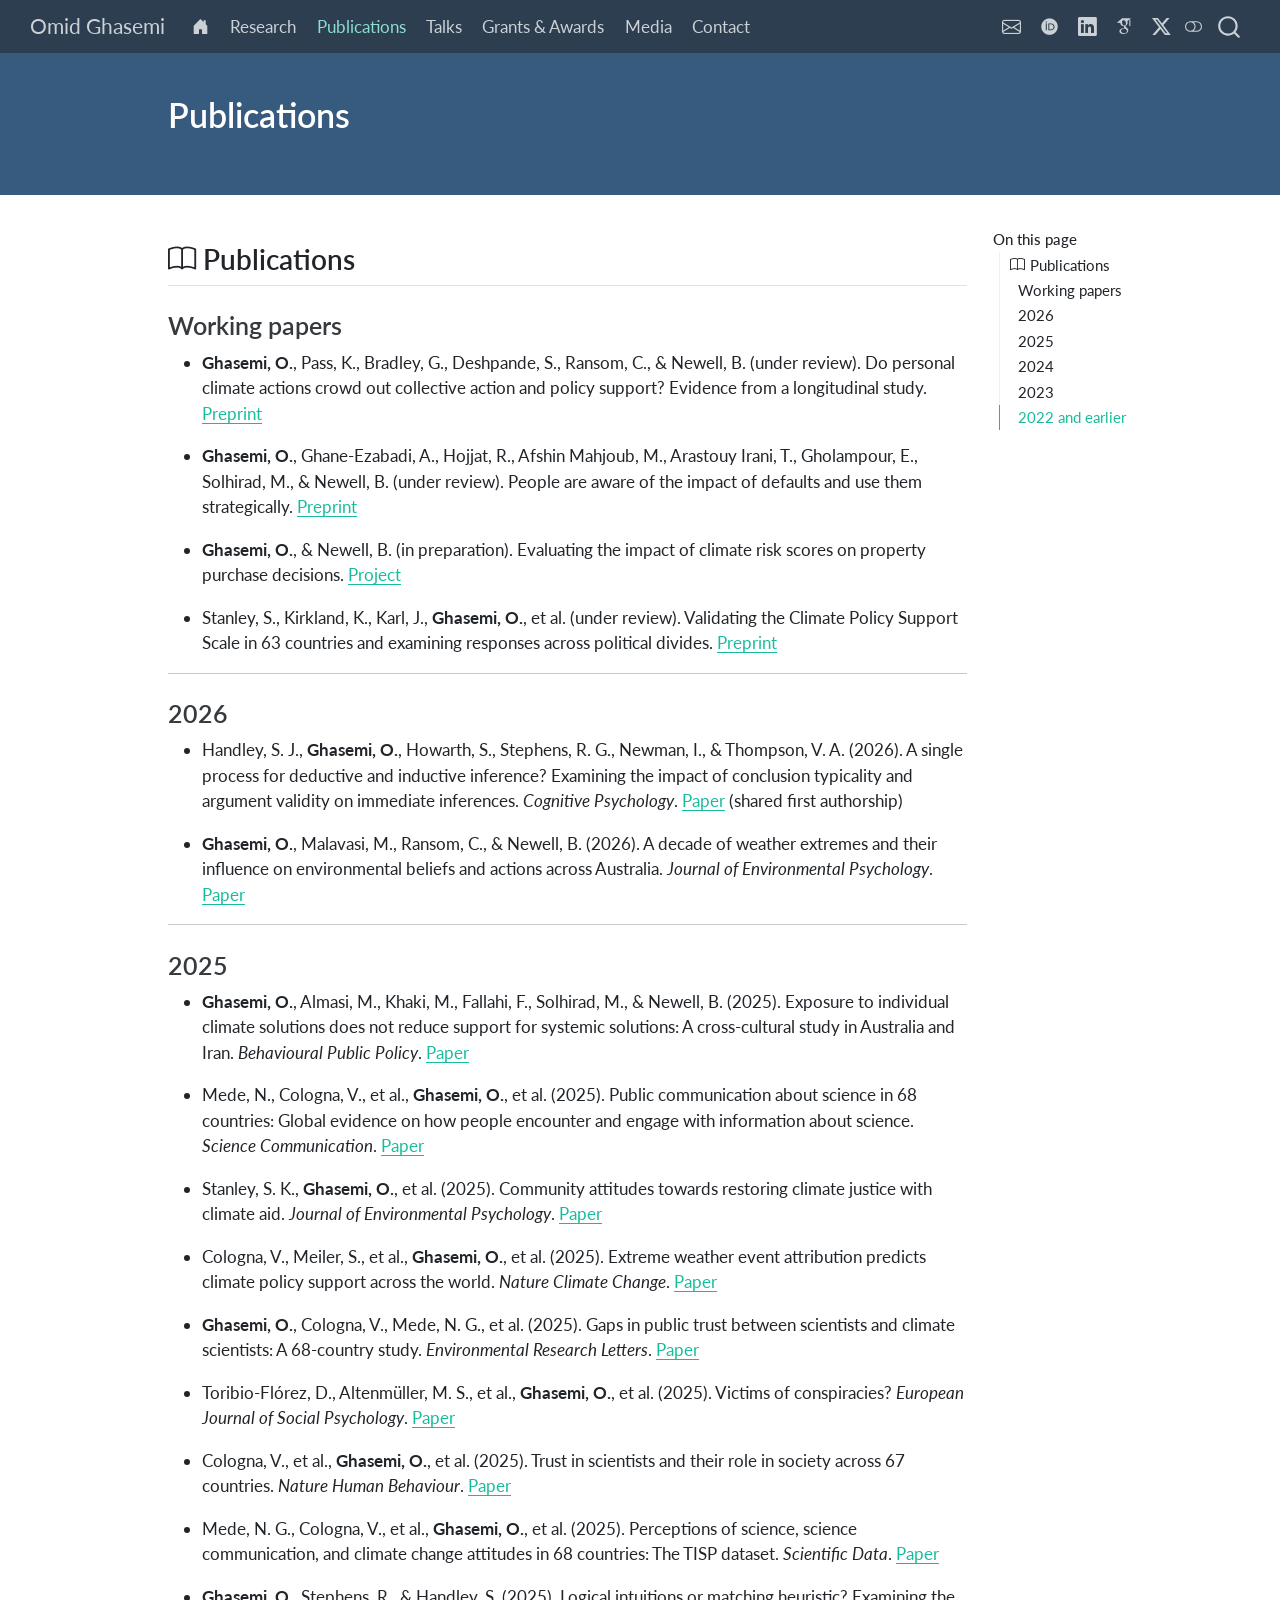
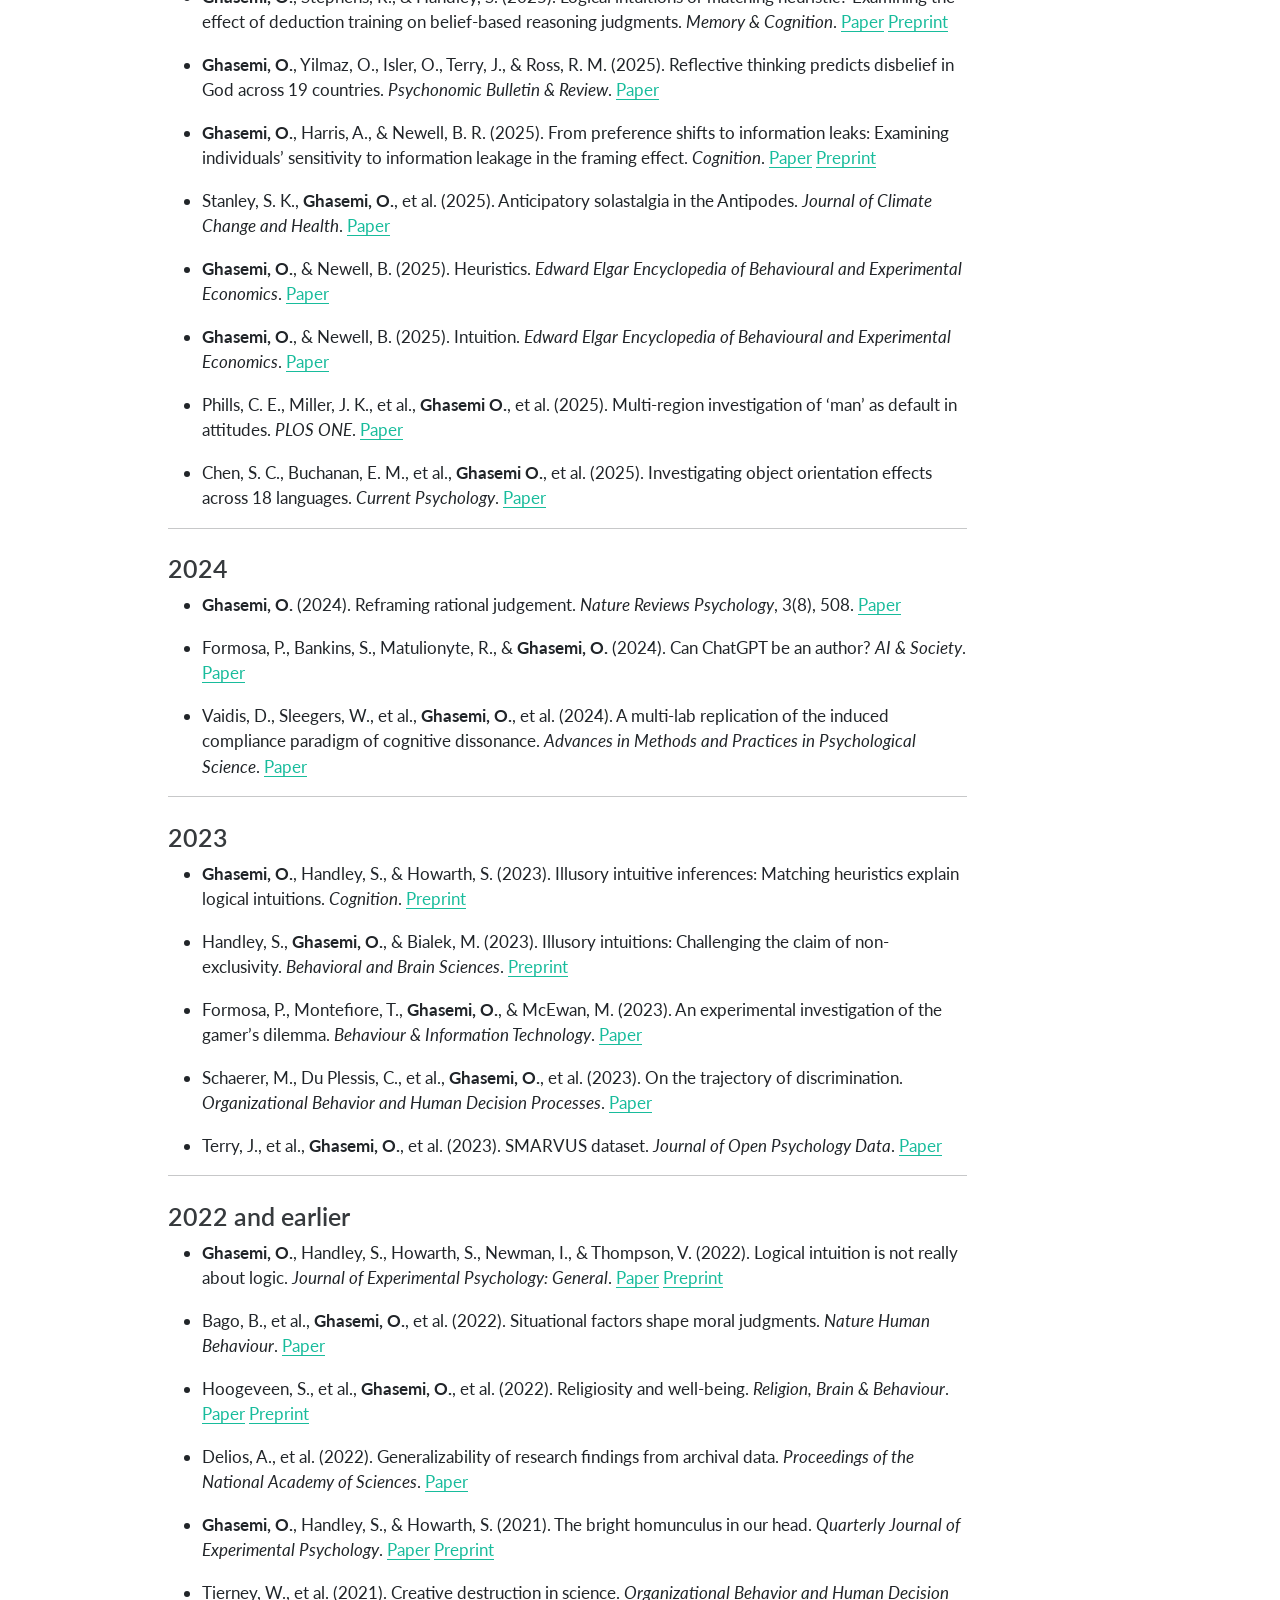
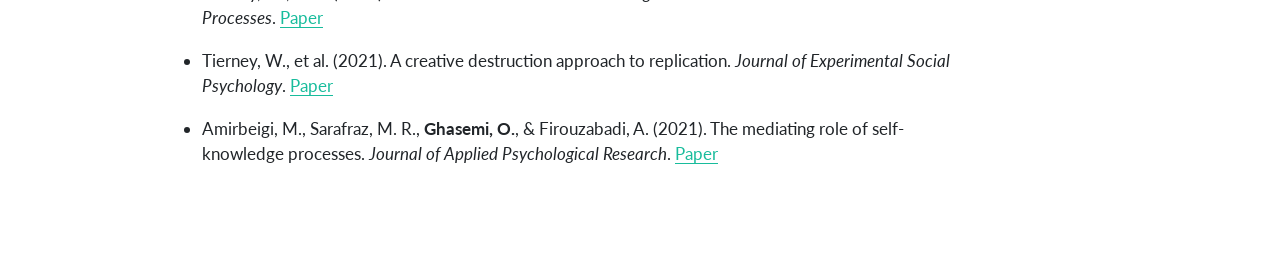
<file: docs/publications.html>
<!DOCTYPE html>
<html xmlns="http://www.w3.org/1999/xhtml" lang="en" xml:lang="en"><head>

<meta charset="utf-8">
<meta name="generator" content="quarto-1.4.555">

<meta name="viewport" content="width=device-width, initial-scale=1.0, user-scalable=yes">


<title>Publications | Omid Ghasemi</title>
<style>
code{white-space: pre-wrap;}
span.smallcaps{font-variant: small-caps;}
div.columns{display: flex; gap: min(4vw, 1.5em);}
div.column{flex: auto; overflow-x: auto;}
div.hanging-indent{margin-left: 1.5em; text-indent: -1.5em;}
ul.task-list{list-style: none;}
ul.task-list li input[type="checkbox"] {
  width: 0.8em;
  margin: 0 0.8em 0.2em -1em; /* quarto-specific, see https://github.com/quarto-dev/quarto-cli/issues/4556 */ 
  vertical-align: middle;
}
</style>


<script src="site_libs/quarto-nav/quarto-nav.js"></script>
<script src="site_libs/quarto-nav/headroom.min.js"></script>
<script src="site_libs/clipboard/clipboard.min.js"></script>
<script src="site_libs/quarto-search/autocomplete.umd.js"></script>
<script src="site_libs/quarto-search/fuse.min.js"></script>
<script src="site_libs/quarto-search/quarto-search.js"></script>
<meta name="quarto:offset" content="./">
<link href="./images/icons/favicon.png" rel="icon" type="image/png">
<script src="site_libs/quarto-html/quarto.js"></script>
<script src="site_libs/quarto-html/popper.min.js"></script>
<script src="site_libs/quarto-html/tippy.umd.min.js"></script>
<script src="site_libs/quarto-html/anchor.min.js"></script>
<link href="site_libs/quarto-html/tippy.css" rel="stylesheet">
<link href="site_libs/quarto-html/quarto-syntax-highlighting.css" rel="stylesheet" class="quarto-color-scheme" id="quarto-text-highlighting-styles">
<link href="site_libs/quarto-html/quarto-syntax-highlighting-dark.css" rel="prefetch" class="quarto-color-scheme quarto-color-alternate" id="quarto-text-highlighting-styles">
<script src="site_libs/bootstrap/bootstrap.min.js"></script>
<link href="site_libs/bootstrap/bootstrap-icons.css" rel="stylesheet">
<link href="site_libs/bootstrap/bootstrap.min.css" rel="stylesheet" class="quarto-color-scheme" id="quarto-bootstrap" data-mode="light">
<link href="site_libs/bootstrap/bootstrap-dark.min.css" rel="prefetch" class="quarto-color-scheme quarto-color-alternate" id="quarto-bootstrap" data-mode="dark">
<link href="site_libs/quarto-contrib/academicons-1.9.4/all.css" rel="stylesheet">
<link href="site_libs/quarto-contrib/academicons-1.9.4/size.css" rel="stylesheet">
<script id="quarto-search-options" type="application/json">{
  "location": "navbar",
  "copy-button": false,
  "collapse-after": 3,
  "panel-placement": "end",
  "type": "overlay",
  "limit": 50,
  "keyboard-shortcut": [
    "f",
    "/",
    "s"
  ],
  "show-item-context": false,
  "language": {
    "search-no-results-text": "No results",
    "search-matching-documents-text": "matching documents",
    "search-copy-link-title": "Copy link to search",
    "search-hide-matches-text": "Hide additional matches",
    "search-more-match-text": "more match in this document",
    "search-more-matches-text": "more matches in this document",
    "search-clear-button-title": "Clear",
    "search-text-placeholder": "",
    "search-detached-cancel-button-title": "Cancel",
    "search-submit-button-title": "Submit",
    "search-label": "Search"
  }
}</script>
<script async="" src="https://www.googletagmanager.com/gtag/js?id=G-4R2R0VNNTY"></script>

<script type="text/javascript">

window.dataLayer = window.dataLayer || [];
function gtag(){dataLayer.push(arguments);}
gtag('js', new Date());
gtag('config', 'G-4R2R0VNNTY', { 'anonymize_ip': true});
</script>


<link rel="stylesheet" href="styles.css">
</head>

<body class="nav-fixed">

<div id="quarto-search-results"></div>
  <header id="quarto-header" class="headroom fixed-top quarto-banner">
    <nav class="navbar navbar-expand-lg " data-bs-theme="dark">
      <div class="navbar-container container-fluid">
      <div class="navbar-brand-container mx-auto">
    <a class="navbar-brand" href="./index.html">
    <span class="navbar-title">Omid Ghasemi</span>
    </a>
  </div>
            <div id="quarto-search" class="" title="Search"></div>
          <button class="navbar-toggler" type="button" data-bs-toggle="collapse" data-bs-target="#navbarCollapse" aria-controls="navbarCollapse" aria-expanded="false" aria-label="Toggle navigation" onclick="if (window.quartoToggleHeadroom) { window.quartoToggleHeadroom(); }">
  <span class="navbar-toggler-icon"></span>
</button>
          <div class="collapse navbar-collapse" id="navbarCollapse">
            <ul class="navbar-nav navbar-nav-scroll me-auto">
  <li class="nav-item">
    <a class="nav-link" href="./index.html"> <i class="bi bi-house-door-fill" role="img">
</i> 
<span class="menu-text"> </span></a>
  </li>  
  <li class="nav-item">
    <a class="nav-link" href="./research.html"> 
<span class="menu-text">Research</span></a>
  </li>  
  <li class="nav-item">
    <a class="nav-link active" href="./publications.html" aria-current="page"> 
<span class="menu-text">Publications</span></a>
  </li>  
  <li class="nav-item">
    <a class="nav-link" href="./talks.html"> 
<span class="menu-text">Talks</span></a>
  </li>  
  <li class="nav-item">
    <a class="nav-link" href="./grants.html"> 
<span class="menu-text">Grants &amp; Awards</span></a>
  </li>  
  <li class="nav-item">
    <a class="nav-link" href="./media.html"> 
<span class="menu-text">Media</span></a>
  </li>  
  <li class="nav-item">
    <a class="nav-link" href="./contact.html"> 
<span class="menu-text">Contact</span></a>
  </li>  
</ul>
            <ul class="navbar-nav navbar-nav-scroll ms-auto">
  <li class="nav-item compact">
    <a class="nav-link" href="mailto:omidreza.ghasemi21@gmail.com" target="_blank"> <i class="bi bi-envelope" role="img">
</i> 
<span class="menu-text"></span></a>
  </li>  
  <li class="nav-item">
    <a class="nav-link" href="https://orcid.org/0000-0001-7511-5580" target="_blank"> 
<span class="menu-text"><i class="ai  ai-orcid" aria-label="orcid"></i></span></a>
  </li>  
  <li class="nav-item compact">
    <a class="nav-link" href="https://www.linkedin.com/in/omid-ghasemi-a55584338/" target="_blank"> <i class="bi bi-linkedin" role="img">
</i> 
<span class="menu-text"></span></a>
  </li>  
  <li class="nav-item">
    <a class="nav-link" href="https://scholar.google.com.au/citations?user=LyL_5s8AAAAJ&amp;hl=en" target="_blank"> 
<span class="menu-text"><i class="ai  ai-google-scholar ai-lg" aria-label="google-scholar"></i></span></a>
  </li>  
  <li class="nav-item compact">
    <a class="nav-link" href="https://x.com/Omid_Ghasemi21" target="_blank"> <i class="bi bi-twitter-x" role="img">
</i> 
<span class="menu-text"></span></a>
  </li>  
</ul>
          </div> <!-- /navcollapse -->
          <div class="quarto-navbar-tools">
  <a href="" class="quarto-color-scheme-toggle quarto-navigation-tool  px-1" onclick="window.quartoToggleColorScheme(); return false;" title="Toggle dark mode"><i class="bi"></i></a>
</div>
      </div> <!-- /container-fluid -->
    </nav>
</header>
<!-- content -->
<header id="title-block-header" class="quarto-title-block default page-columns page-full">
  <div class="quarto-title-banner page-columns page-full">
    <div class="quarto-title column-body">
      <h1 class="title">Publications</h1>
                      </div>
  </div>
    
  
  <div class="quarto-title-meta">

      
    
      
    </div>
    
  
  </header><div id="quarto-content" class="quarto-container page-columns page-rows-contents page-layout-article page-navbar">
<!-- sidebar -->
<!-- margin-sidebar -->
    <div id="quarto-margin-sidebar" class="sidebar margin-sidebar">
        <nav id="TOC" role="doc-toc" class="toc-active">
    <h2 id="toc-title">On this page</h2>
   
  <ul>
  <li><a href="#publications" id="toc-publications" class="nav-link active" data-scroll-target="#publications"><i class="bi bi-book"></i> Publications</a>
  <ul class="collapse">
  <li><a href="#working-papers" id="toc-working-papers" class="nav-link" data-scroll-target="#working-papers">Working papers</a></li>
  <li><a href="#section" id="toc-section" class="nav-link" data-scroll-target="#section">2026</a></li>
  <li><a href="#section-1" id="toc-section-1" class="nav-link" data-scroll-target="#section-1">2025</a></li>
  <li><a href="#section-2" id="toc-section-2" class="nav-link" data-scroll-target="#section-2">2024</a></li>
  <li><a href="#section-3" id="toc-section-3" class="nav-link" data-scroll-target="#section-3">2023</a></li>
  <li><a href="#and-earlier" id="toc-and-earlier" class="nav-link" data-scroll-target="#and-earlier">2022 and earlier</a></li>
  </ul></li>
  </ul>
</nav>
    </div>
<!-- main -->
<main class="content quarto-banner-title-block" id="quarto-document-content">





<script type="text/javascript" src="https://d1bxh8uas1mnw7.cloudfront.net/assets/embed.js"></script>
<section id="publications" class="level2">
<h2 class="anchored" data-anchor-id="publications"><i class="bi bi-book"></i> Publications</h2>
<section id="working-papers" class="level3">
<h3 class="anchored" data-anchor-id="working-papers">Working papers</h3>
<ul>
<li><p><strong>Ghasemi, O.</strong>, Pass, K., Bradley, G., Deshpande, S., Ransom, C., &amp; Newell, B. (under review). Do personal climate actions crowd out collective action and policy support? Evidence from a longitudinal study. <a href="https://osf.io/udqxn_v1" target="_blank">Preprint</a></p></li>
<li><p><strong>Ghasemi, O.</strong>, Ghane-Ezabadi, A., Hojjat, R., Afshin Mahjoub, M., Arastouy Irani, T., Gholampour, E., Solhirad, M., &amp; Newell, B. (under review). People are aware of the impact of defaults and use them strategically. <a href="link" target="_blank">Preprint</a></p></li>
<li><p><strong>Ghasemi, O.</strong>, &amp; Newell, B. (in preparation). Evaluating the impact of climate risk scores on property purchase decisions. <a href="https://papers.ssrn.com/sol3/papers.cfm?abstract_id=4892696" target="_blank">Project</a></p></li>
<li><p>Stanley, S., Kirkland, K., Karl, J., <strong>Ghasemi, O.</strong>, et al.&nbsp;(under review). Validating the Climate Policy Support Scale in 63 countries and examining responses across political divides. <a href="https://osf.io/p947z/" target="_blank">Preprint</a></p></li>
</ul>
<hr>
</section>
<section id="section" class="level3">
<h3 class="anchored" data-anchor-id="section">2026</h3>
<ul>
<li><p>Handley, S. J., <strong>Ghasemi, O.</strong>, Howarth, S., Stephens, R. G., Newman, I., &amp; Thompson, V. A. (2026). A single process for deductive and inductive inference? Examining the impact of conclusion typicality and argument validity on immediate inferences. <em>Cognitive Psychology</em>. <a href="https://www.sciencedirect.com/science/article/pii/S0010028526000198" target="_blank">Paper</a> (shared first authorship)</p></li>
<li><p><strong>Ghasemi, O.</strong>, Malavasi, M., Ransom, C., &amp; Newell, B. (2026). A decade of weather extremes and their influence on environmental beliefs and actions across Australia. <em>Journal of Environmental Psychology</em>. <a href="https://www.sciencedirect.com/science?_ob=GatewayURL&amp;_origin=AUTHORALERT&amp;_method=citationSearch&amp;_piikey=S0272494426000332&amp;_version=1&amp;md5=848b53fb7d1aa23f237295747cc6f3ab" target="_blank">Paper</a></p></li>
</ul>
<hr>
</section>
<section id="section-1" class="level3">
<h3 class="anchored" data-anchor-id="section-1">2025</h3>
<ul>
<li><p><strong>Ghasemi, O.</strong>, Almasi, M., Khaki, M., Fallahi, F., Solhirad, M., &amp; Newell, B. (2025). Exposure to individual climate solutions does not reduce support for systemic solutions: A cross-cultural study in Australia and Iran. <em>Behavioural Public Policy</em>. <a href="https://www.cambridge.org/core/journals/behavioural-public-policy/article/exposure-to-individual-climate-solutions-does-not-reduce-support-for-systemic-solutions-a-crosscultural-study-in-australia-and-iran/6B2B4ABB0D30F7B98E286B6CC9769B54" target="_blank">Paper</a></p></li>
<li><p>Mede, N., Cologna, V., et al., <strong>Ghasemi, O.</strong>, et al.&nbsp;(2025). Public communication about science in 68 countries: Global evidence on how people encounter and engage with information about science. <em>Science Communication</em>. <a href="https://journals.sagepub.com/doi/10.1177/10755470251376615" target="_blank">Paper</a></p></li>
<li><p>Stanley, S. K., <strong>Ghasemi, O.</strong>, et al.&nbsp;(2025). Community attitudes towards restoring climate justice with climate aid. <em>Journal of Environmental Psychology</em>. <a href="https://www.sciencedirect.com/science/article/pii/S0272494425001628" target="_blank">Paper</a></p></li>
<li><p>Cologna, V., Meiler, S., et al., <strong>Ghasemi, O.</strong>, et al.&nbsp;(2025). Extreme weather event attribution predicts climate policy support across the world. <em>Nature Climate Change</em>. <a href="https://www.nature.com/articles/s41558-025-02372-4" target="_blank">Paper</a></p></li>
<li><p><strong>Ghasemi, O.</strong>, Cologna, V., Mede, N. G., et al.&nbsp;(2025). Gaps in public trust between scientists and climate scientists: A 68-country study. <em>Environmental Research Letters</em>. <a href="https://iopscience.iop.org/article/10.1088/1748-9326/add1f9" target="_blank">Paper</a></p></li>
<li><p>Toribio-Flórez, D., Altenmüller, M. S., et al., <strong>Ghasemi, O.</strong>, et al.&nbsp;(2025). Victims of conspiracies? <em>European Journal of Social Psychology</em>. <a href="https://onlinelibrary.wiley.com/doi/10.1002/ejsp.70008" target="_blank">Paper</a></p></li>
<li><p>Cologna, V., et al., <strong>Ghasemi, O.</strong>, et al.&nbsp;(2025). Trust in scientists and their role in society across 67 countries. <em>Nature Human Behaviour</em>. <a href="https://www.nature.com/articles/s41562-024-02090-5" target="_blank">Paper</a></p></li>
<li><p>Mede, N. G., Cologna, V., et al., <strong>Ghasemi, O.</strong>, et al.&nbsp;(2025). Perceptions of science, science communication, and climate change attitudes in 68 countries: The TISP dataset. <em>Scientific Data</em>. <a href="https://www.nature.com/articles/s41597-024-04100-7" target="_blank">Paper</a></p></li>
<li><p><strong>Ghasemi, O.</strong>, Stephens, R., &amp; Handley, S. (2025). Logical intuitions or matching heuristic? Examining the effect of deduction training on belief-based reasoning judgments. <em>Memory &amp; Cognition</em>. <a href="https://link.springer.com/article/10.3758/s13421-025-01710-3" target="_blank">Paper</a> <a href="https://osf.io/gxd73" target="_blank">Preprint</a></p></li>
<li><p><strong>Ghasemi, O.</strong>, Yilmaz, O., Isler, O., Terry, J., &amp; Ross, R. M. (2025). Reflective thinking predicts disbelief in God across 19 countries. <em>Psychonomic Bulletin &amp; Review</em>. <a href="https://link.springer.com/article/10.3758/s13423-025-02691-9" target="_blank">Paper</a></p></li>
<li><p><strong>Ghasemi, O.</strong>, Harris, A., &amp; Newell, B. R. (2025). From preference shifts to information leaks: Examining individuals’ sensitivity to information leakage in the framing effect. <em>Cognition</em>. <a href="https://www.sciencedirect.com/science/article/pii/S0010027725000277" target="_blank">Paper</a> <a href="https://osf.io/xfrqj/" target="_blank">Preprint</a></p></li>
<li><p>Stanley, S. K., <strong>Ghasemi, O.</strong>, et al.&nbsp;(2025). Anticipatory solastalgia in the Antipodes. <em>Journal of Climate Change and Health</em>. <a href="https://www.sciencedirect.com/science/article/pii/S2667278225000057" target="_blank">Paper</a></p></li>
<li><p><strong>Ghasemi, O.</strong>, &amp; Newell, B. (2025). Heuristics. <em>Edward Elgar Encyclopedia of Behavioural and Experimental Economics</em>. <a href="https://doi.org/10.4337/9781802207736.00075" target="_blank">Paper</a></p></li>
<li><p><strong>Ghasemi, O.</strong>, &amp; Newell, B. (2025). Intuition. <em>Edward Elgar Encyclopedia of Behavioural and Experimental Economics</em>. <a href="https://doi.org/10.4337/9781802207736.00085" target="_blank">Paper</a></p></li>
<li><p>Phills, C. E., Miller, J. K., et al., <strong>Ghasemi O.</strong>, et al.&nbsp;(2025). Multi-region investigation of ‘man’ as default in attitudes. <em>PLOS ONE</em>. <a href="https://journals.plos.org/plosone/article/authors?id=10.1371/journal.pone.0323938" target="_blank">Paper</a></p></li>
<li><p>Chen, S. C., Buchanan, E. M., et al., <strong>Ghasemi O.</strong>, et al.&nbsp;(2025). Investigating object orientation effects across 18 languages. <em>Current Psychology</em>. <a href="https://link.springer.com/article/10.1007/s12144-025-08304-x" target="_blank">Paper</a></p></li>
</ul>
<hr>
</section>
<section id="section-2" class="level3">
<h3 class="anchored" data-anchor-id="section-2">2024</h3>
<ul>
<li><p><strong>Ghasemi, O.</strong> (2024). Reframing rational judgement. <em>Nature Reviews Psychology</em>, 3(8), 508. <a href="https://www.nature.com/articles/s44159-024-00340-x" target="_blank">Paper</a></p></li>
<li><p>Formosa, P., Bankins, S., Matulionyte, R., &amp; <strong>Ghasemi, O.</strong> (2024). Can ChatGPT be an author? <em>AI &amp; Society</em>. <a href="https://link.springer.com/article/10.1007/s00146-024-02081-0" target="_blank">Paper</a></p></li>
<li><p>Vaidis, D., Sleegers, W., et al., <strong>Ghasemi, O.</strong>, et al.&nbsp;(2024). A multi-lab replication of the induced compliance paradigm of cognitive dissonance. <em>Advances in Methods and Practices in Psychological Science</em>. <a href="https://osf.io/9xsmj/wiki/home/" target="_blank">Paper</a></p></li>
</ul>
<hr>
</section>
<section id="section-3" class="level3">
<h3 class="anchored" data-anchor-id="section-3">2023</h3>
<ul>
<li><p><strong>Ghasemi, O.</strong>, Handley, S., &amp; Howarth, S. (2023). Illusory intuitive inferences: Matching heuristics explain logical intuitions. <em>Cognition</em>. <a href="https://osf.io/we27a/" target="_blank">Preprint</a></p></li>
<li><p>Handley, S., <strong>Ghasemi, O.</strong>, &amp; Bialek, M. (2023). Illusory intuitions: Challenging the claim of non-exclusivity. <em>Behavioral and Brain Sciences</em>. <a href="https://osf.io/we27a/" target="_blank">Preprint</a></p></li>
<li><p>Formosa, P., Montefiore, T., <strong>Ghasemi, O.</strong>, &amp; McEwan, M. (2023). An experimental investigation of the gamer’s dilemma. <em>Behaviour &amp; Information Technology</em>. <a href="https://www.tandfonline.com/doi/abs/10.1080/0144929X.2023.2178837" target="_blank">Paper</a></p></li>
<li><p>Schaerer, M., Du Plessis, C., et al., <strong>Ghasemi, O.</strong>, et al.&nbsp;(2023). On the trajectory of discrimination. <em>Organizational Behavior and Human Decision Processes</em>. <a href="https://www.sciencedirect.com/science/article/pii/S0749597823000560" target="_blank">Paper</a></p></li>
<li><p>Terry, J., et al., <strong>Ghasemi, O.</strong>, et al.&nbsp;(2023). SMARVUS dataset. <em>Journal of Open Psychology Data</em>. <a href="https://openpsychologydata.metajnl.com/articles/10.5334/jopd.80" target="_blank">Paper</a></p></li>
</ul>
<hr>
</section>
<section id="and-earlier" class="level3">
<h3 class="anchored" data-anchor-id="and-earlier">2022 and earlier</h3>
<ul>
<li><p><strong>Ghasemi, O.</strong>, Handley, S., Howarth, S., Newman, I., &amp; Thompson, V. (2022). Logical intuition is not really about logic. <em>Journal of Experimental Psychology: General</em>. <a href="https://psycnet.apa.org/record/2022-28162-001" target="_blank">Paper</a> <a href="https://osf.io/mfhsq/" target="_blank">Preprint</a></p></li>
<li><p>Bago, B., et al., <strong>Ghasemi, O.</strong>, et al.&nbsp;(2022). Situational factors shape moral judgments. <em>Nature Human Behaviour</em>. <a href="https://www.nature.com/articles/s41562-022-01319-5" target="_blank">Paper</a></p></li>
<li><p>Hoogeveen, S., et al., <strong>Ghasemi, O.</strong>, et al.&nbsp;(2022). Religiosity and well-being. <em>Religion, Brain &amp; Behaviour</em>. <a href="https://www.tandfonline.com/doi/full/10.1080/2153599X.2022.2070255" target="_blank">Paper</a> <a href="https://psyarxiv.com/pbfye/" target="_blank">Preprint</a></p></li>
<li><p>Delios, A., et al.&nbsp;(2022). Generalizability of research findings from archival data. <em>Proceedings of the National Academy of Sciences</em>. <a href="https://www.pnas.org/doi/abs/10.1073/pnas.2120377119" target="_blank">Paper</a></p></li>
<li><p><strong>Ghasemi, O.</strong>, Handley, S., &amp; Howarth, S. (2021). The bright homunculus in our head. <em>Quarterly Journal of Experimental Psychology</em>. <a href="https://journals.sagepub.com/doi/full/10.1177/17470218211044691" target="_blank">Paper</a> <a href="https://osf.io/5dvcs/" target="_blank">Preprint</a></p></li>
<li><p>Tierney, W., et al.&nbsp;(2021). Creative destruction in science. <em>Organizational Behavior and Human Decision Processes</em>. <a href="https://www.sciencedirect.com/science/article/pii/S0749597820303678" target="_blank">Paper</a></p></li>
<li><p>Tierney, W., et al.&nbsp;(2021). A creative destruction approach to replication. <em>Journal of Experimental Social Psychology</em>. <a href="https://www.sciencedirect.com/science/article/pii/S0022103120304005" target="_blank">Paper</a></p></li>
<li><p>Amirbeigi, M., Sarafraz, M. R., <strong>Ghasemi, O.</strong>, &amp; Firouzabadi, A. (2021). The mediating role of self-knowledge processes. <em>Journal of Applied Psychological Research</em>. <a href="https://japr.ut.ac.ir/article_84316.html?lang=en" target="_blank">Paper</a></p></li>
</ul>


</section>
</section>

</main> <!-- /main -->
<script id="quarto-html-after-body" type="application/javascript">
window.document.addEventListener("DOMContentLoaded", function (event) {
  const toggleBodyColorMode = (bsSheetEl) => {
    const mode = bsSheetEl.getAttribute("data-mode");
    const bodyEl = window.document.querySelector("body");
    if (mode === "dark") {
      bodyEl.classList.add("quarto-dark");
      bodyEl.classList.remove("quarto-light");
    } else {
      bodyEl.classList.add("quarto-light");
      bodyEl.classList.remove("quarto-dark");
    }
  }
  const toggleBodyColorPrimary = () => {
    const bsSheetEl = window.document.querySelector("link#quarto-bootstrap");
    if (bsSheetEl) {
      toggleBodyColorMode(bsSheetEl);
    }
  }
  toggleBodyColorPrimary();  
  const disableStylesheet = (stylesheets) => {
    for (let i=0; i < stylesheets.length; i++) {
      const stylesheet = stylesheets[i];
      stylesheet.rel = 'prefetch';
    }
  }
  const enableStylesheet = (stylesheets) => {
    for (let i=0; i < stylesheets.length; i++) {
      const stylesheet = stylesheets[i];
      stylesheet.rel = 'stylesheet';
    }
  }
  const manageTransitions = (selector, allowTransitions) => {
    const els = window.document.querySelectorAll(selector);
    for (let i=0; i < els.length; i++) {
      const el = els[i];
      if (allowTransitions) {
        el.classList.remove('notransition');
      } else {
        el.classList.add('notransition');
      }
    }
  }
  const toggleGiscusIfUsed = (isAlternate, darkModeDefault) => {
    const baseTheme = document.querySelector('#giscus-base-theme')?.value ?? 'light';
    const alternateTheme = document.querySelector('#giscus-alt-theme')?.value ?? 'dark';
    let newTheme = '';
    if(darkModeDefault) {
      newTheme = isAlternate ? baseTheme : alternateTheme;
    } else {
      newTheme = isAlternate ? alternateTheme : baseTheme;
    }
    const changeGiscusTheme = () => {
      // From: https://github.com/giscus/giscus/issues/336
      const sendMessage = (message) => {
        const iframe = document.querySelector('iframe.giscus-frame');
        if (!iframe) return;
        iframe.contentWindow.postMessage({ giscus: message }, 'https://giscus.app');
      }
      sendMessage({
        setConfig: {
          theme: newTheme
        }
      });
    }
    const isGiscussLoaded = window.document.querySelector('iframe.giscus-frame') !== null;
    if (isGiscussLoaded) {
      changeGiscusTheme();
    }
  }
  const toggleColorMode = (alternate) => {
    // Switch the stylesheets
    const alternateStylesheets = window.document.querySelectorAll('link.quarto-color-scheme.quarto-color-alternate');
    manageTransitions('#quarto-margin-sidebar .nav-link', false);
    if (alternate) {
      enableStylesheet(alternateStylesheets);
      for (const sheetNode of alternateStylesheets) {
        if (sheetNode.id === "quarto-bootstrap") {
          toggleBodyColorMode(sheetNode);
        }
      }
    } else {
      disableStylesheet(alternateStylesheets);
      toggleBodyColorPrimary();
    }
    manageTransitions('#quarto-margin-sidebar .nav-link', true);
    // Switch the toggles
    const toggles = window.document.querySelectorAll('.quarto-color-scheme-toggle');
    for (let i=0; i < toggles.length; i++) {
      const toggle = toggles[i];
      if (toggle) {
        if (alternate) {
          toggle.classList.add("alternate");     
        } else {
          toggle.classList.remove("alternate");
        }
      }
    }
    // Hack to workaround the fact that safari doesn't
    // properly recolor the scrollbar when toggling (#1455)
    if (navigator.userAgent.indexOf('Safari') > 0 && navigator.userAgent.indexOf('Chrome') == -1) {
      manageTransitions("body", false);
      window.scrollTo(0, 1);
      setTimeout(() => {
        window.scrollTo(0, 0);
        manageTransitions("body", true);
      }, 40);  
    }
  }
  const isFileUrl = () => { 
    return window.location.protocol === 'file:';
  }
  const hasAlternateSentinel = () => {  
    let styleSentinel = getColorSchemeSentinel();
    if (styleSentinel !== null) {
      return styleSentinel === "alternate";
    } else {
      return false;
    }
  }
  const setStyleSentinel = (alternate) => {
    const value = alternate ? "alternate" : "default";
    if (!isFileUrl()) {
      window.localStorage.setItem("quarto-color-scheme", value);
    } else {
      localAlternateSentinel = value;
    }
  }
  const getColorSchemeSentinel = () => {
    if (!isFileUrl()) {
      const storageValue = window.localStorage.getItem("quarto-color-scheme");
      return storageValue != null ? storageValue : localAlternateSentinel;
    } else {
      return localAlternateSentinel;
    }
  }
  const darkModeDefault = false;
  let localAlternateSentinel = darkModeDefault ? 'alternate' : 'default';
  // Dark / light mode switch
  window.quartoToggleColorScheme = () => {
    // Read the current dark / light value 
    let toAlternate = !hasAlternateSentinel();
    toggleColorMode(toAlternate);
    setStyleSentinel(toAlternate);
    toggleGiscusIfUsed(toAlternate, darkModeDefault);
  };
  // Ensure there is a toggle, if there isn't float one in the top right
  if (window.document.querySelector('.quarto-color-scheme-toggle') === null) {
    const a = window.document.createElement('a');
    a.classList.add('top-right');
    a.classList.add('quarto-color-scheme-toggle');
    a.href = "";
    a.onclick = function() { try { window.quartoToggleColorScheme(); } catch {} return false; };
    const i = window.document.createElement("i");
    i.classList.add('bi');
    a.appendChild(i);
    window.document.body.appendChild(a);
  }
  // Switch to dark mode if need be
  if (hasAlternateSentinel()) {
    toggleColorMode(true);
  } else {
    toggleColorMode(false);
  }
  const icon = "";
  const anchorJS = new window.AnchorJS();
  anchorJS.options = {
    placement: 'right',
    icon: icon
  };
  anchorJS.add('.anchored');
  const isCodeAnnotation = (el) => {
    for (const clz of el.classList) {
      if (clz.startsWith('code-annotation-')) {                     
        return true;
      }
    }
    return false;
  }
  const clipboard = new window.ClipboardJS('.code-copy-button', {
    text: function(trigger) {
      const codeEl = trigger.previousElementSibling.cloneNode(true);
      for (const childEl of codeEl.children) {
        if (isCodeAnnotation(childEl)) {
          childEl.remove();
        }
      }
      return codeEl.innerText;
    }
  });
  clipboard.on('success', function(e) {
    // button target
    const button = e.trigger;
    // don't keep focus
    button.blur();
    // flash "checked"
    button.classList.add('code-copy-button-checked');
    var currentTitle = button.getAttribute("title");
    button.setAttribute("title", "Copied!");
    let tooltip;
    if (window.bootstrap) {
      button.setAttribute("data-bs-toggle", "tooltip");
      button.setAttribute("data-bs-placement", "left");
      button.setAttribute("data-bs-title", "Copied!");
      tooltip = new bootstrap.Tooltip(button, 
        { trigger: "manual", 
          customClass: "code-copy-button-tooltip",
          offset: [0, -8]});
      tooltip.show();    
    }
    setTimeout(function() {
      if (tooltip) {
        tooltip.hide();
        button.removeAttribute("data-bs-title");
        button.removeAttribute("data-bs-toggle");
        button.removeAttribute("data-bs-placement");
      }
      button.setAttribute("title", currentTitle);
      button.classList.remove('code-copy-button-checked');
    }, 1000);
    // clear code selection
    e.clearSelection();
  });
    var localhostRegex = new RegExp(/^(?:http|https):\/\/localhost\:?[0-9]*\//);
    var mailtoRegex = new RegExp(/^mailto:/);
      var filterRegex = new RegExp("https:\/\/omidghasemi21\.github\.io\/OmidGhasemi\.github\.io");
    var isInternal = (href) => {
        return filterRegex.test(href) || localhostRegex.test(href) || mailtoRegex.test(href);
    }
    // Inspect non-navigation links and adorn them if external
 	var links = window.document.querySelectorAll('a[href]:not(.nav-link):not(.navbar-brand):not(.toc-action):not(.sidebar-link):not(.sidebar-item-toggle):not(.pagination-link):not(.no-external):not([aria-hidden]):not(.dropdown-item):not(.quarto-navigation-tool)');
    for (var i=0; i<links.length; i++) {
      const link = links[i];
      if (!isInternal(link.href)) {
        // undo the damage that might have been done by quarto-nav.js in the case of
        // links that we want to consider external
        if (link.dataset.originalHref !== undefined) {
          link.href = link.dataset.originalHref;
        }
      }
    }
  function tippyHover(el, contentFn, onTriggerFn, onUntriggerFn) {
    const config = {
      allowHTML: true,
      maxWidth: 500,
      delay: 100,
      arrow: false,
      appendTo: function(el) {
          return el.parentElement;
      },
      interactive: true,
      interactiveBorder: 10,
      theme: 'quarto',
      placement: 'bottom-start',
    };
    if (contentFn) {
      config.content = contentFn;
    }
    if (onTriggerFn) {
      config.onTrigger = onTriggerFn;
    }
    if (onUntriggerFn) {
      config.onUntrigger = onUntriggerFn;
    }
    window.tippy(el, config); 
  }
  const noterefs = window.document.querySelectorAll('a[role="doc-noteref"]');
  for (var i=0; i<noterefs.length; i++) {
    const ref = noterefs[i];
    tippyHover(ref, function() {
      // use id or data attribute instead here
      let href = ref.getAttribute('data-footnote-href') || ref.getAttribute('href');
      try { href = new URL(href).hash; } catch {}
      const id = href.replace(/^#\/?/, "");
      const note = window.document.getElementById(id);
      if (note) {
        return note.innerHTML;
      } else {
        return "";
      }
    });
  }
  const xrefs = window.document.querySelectorAll('a.quarto-xref');
  const processXRef = (id, note) => {
    // Strip column container classes
    const stripColumnClz = (el) => {
      el.classList.remove("page-full", "page-columns");
      if (el.children) {
        for (const child of el.children) {
          stripColumnClz(child);
        }
      }
    }
    stripColumnClz(note)
    if (id === null || id.startsWith('sec-')) {
      // Special case sections, only their first couple elements
      const container = document.createElement("div");
      if (note.children && note.children.length > 2) {
        container.appendChild(note.children[0].cloneNode(true));
        for (let i = 1; i < note.children.length; i++) {
          const child = note.children[i];
          if (child.tagName === "P" && child.innerText === "") {
            continue;
          } else {
            container.appendChild(child.cloneNode(true));
            break;
          }
        }
        if (window.Quarto?.typesetMath) {
          window.Quarto.typesetMath(container);
        }
        return container.innerHTML
      } else {
        if (window.Quarto?.typesetMath) {
          window.Quarto.typesetMath(note);
        }
        return note.innerHTML;
      }
    } else {
      // Remove any anchor links if they are present
      const anchorLink = note.querySelector('a.anchorjs-link');
      if (anchorLink) {
        anchorLink.remove();
      }
      if (window.Quarto?.typesetMath) {
        window.Quarto.typesetMath(note);
      }
      // TODO in 1.5, we should make sure this works without a callout special case
      if (note.classList.contains("callout")) {
        return note.outerHTML;
      } else {
        return note.innerHTML;
      }
    }
  }
  for (var i=0; i<xrefs.length; i++) {
    const xref = xrefs[i];
    tippyHover(xref, undefined, function(instance) {
      instance.disable();
      let url = xref.getAttribute('href');
      let hash = undefined; 
      if (url.startsWith('#')) {
        hash = url;
      } else {
        try { hash = new URL(url).hash; } catch {}
      }
      if (hash) {
        const id = hash.replace(/^#\/?/, "");
        const note = window.document.getElementById(id);
        if (note !== null) {
          try {
            const html = processXRef(id, note.cloneNode(true));
            instance.setContent(html);
          } finally {
            instance.enable();
            instance.show();
          }
        } else {
          // See if we can fetch this
          fetch(url.split('#')[0])
          .then(res => res.text())
          .then(html => {
            const parser = new DOMParser();
            const htmlDoc = parser.parseFromString(html, "text/html");
            const note = htmlDoc.getElementById(id);
            if (note !== null) {
              const html = processXRef(id, note);
              instance.setContent(html);
            } 
          }).finally(() => {
            instance.enable();
            instance.show();
          });
        }
      } else {
        // See if we can fetch a full url (with no hash to target)
        // This is a special case and we should probably do some content thinning / targeting
        fetch(url)
        .then(res => res.text())
        .then(html => {
          const parser = new DOMParser();
          const htmlDoc = parser.parseFromString(html, "text/html");
          const note = htmlDoc.querySelector('main.content');
          if (note !== null) {
            // This should only happen for chapter cross references
            // (since there is no id in the URL)
            // remove the first header
            if (note.children.length > 0 && note.children[0].tagName === "HEADER") {
              note.children[0].remove();
            }
            const html = processXRef(null, note);
            instance.setContent(html);
          } 
        }).finally(() => {
          instance.enable();
          instance.show();
        });
      }
    }, function(instance) {
    });
  }
      let selectedAnnoteEl;
      const selectorForAnnotation = ( cell, annotation) => {
        let cellAttr = 'data-code-cell="' + cell + '"';
        let lineAttr = 'data-code-annotation="' +  annotation + '"';
        const selector = 'span[' + cellAttr + '][' + lineAttr + ']';
        return selector;
      }
      const selectCodeLines = (annoteEl) => {
        const doc = window.document;
        const targetCell = annoteEl.getAttribute("data-target-cell");
        const targetAnnotation = annoteEl.getAttribute("data-target-annotation");
        const annoteSpan = window.document.querySelector(selectorForAnnotation(targetCell, targetAnnotation));
        const lines = annoteSpan.getAttribute("data-code-lines").split(",");
        const lineIds = lines.map((line) => {
          return targetCell + "-" + line;
        })
        let top = null;
        let height = null;
        let parent = null;
        if (lineIds.length > 0) {
            //compute the position of the single el (top and bottom and make a div)
            const el = window.document.getElementById(lineIds[0]);
            top = el.offsetTop;
            height = el.offsetHeight;
            parent = el.parentElement.parentElement;
          if (lineIds.length > 1) {
            const lastEl = window.document.getElementById(lineIds[lineIds.length - 1]);
            const bottom = lastEl.offsetTop + lastEl.offsetHeight;
            height = bottom - top;
          }
          if (top !== null && height !== null && parent !== null) {
            // cook up a div (if necessary) and position it 
            let div = window.document.getElementById("code-annotation-line-highlight");
            if (div === null) {
              div = window.document.createElement("div");
              div.setAttribute("id", "code-annotation-line-highlight");
              div.style.position = 'absolute';
              parent.appendChild(div);
            }
            div.style.top = top - 2 + "px";
            div.style.height = height + 4 + "px";
            div.style.left = 0;
            let gutterDiv = window.document.getElementById("code-annotation-line-highlight-gutter");
            if (gutterDiv === null) {
              gutterDiv = window.document.createElement("div");
              gutterDiv.setAttribute("id", "code-annotation-line-highlight-gutter");
              gutterDiv.style.position = 'absolute';
              const codeCell = window.document.getElementById(targetCell);
              const gutter = codeCell.querySelector('.code-annotation-gutter');
              gutter.appendChild(gutterDiv);
            }
            gutterDiv.style.top = top - 2 + "px";
            gutterDiv.style.height = height + 4 + "px";
          }
          selectedAnnoteEl = annoteEl;
        }
      };
      const unselectCodeLines = () => {
        const elementsIds = ["code-annotation-line-highlight", "code-annotation-line-highlight-gutter"];
        elementsIds.forEach((elId) => {
          const div = window.document.getElementById(elId);
          if (div) {
            div.remove();
          }
        });
        selectedAnnoteEl = undefined;
      };
        // Handle positioning of the toggle
    window.addEventListener(
      "resize",
      throttle(() => {
        elRect = undefined;
        if (selectedAnnoteEl) {
          selectCodeLines(selectedAnnoteEl);
        }
      }, 10)
    );
    function throttle(fn, ms) {
    let throttle = false;
    let timer;
      return (...args) => {
        if(!throttle) { // first call gets through
            fn.apply(this, args);
            throttle = true;
        } else { // all the others get throttled
            if(timer) clearTimeout(timer); // cancel #2
            timer = setTimeout(() => {
              fn.apply(this, args);
              timer = throttle = false;
            }, ms);
        }
      };
    }
      // Attach click handler to the DT
      const annoteDls = window.document.querySelectorAll('dt[data-target-cell]');
      for (const annoteDlNode of annoteDls) {
        annoteDlNode.addEventListener('click', (event) => {
          const clickedEl = event.target;
          if (clickedEl !== selectedAnnoteEl) {
            unselectCodeLines();
            const activeEl = window.document.querySelector('dt[data-target-cell].code-annotation-active');
            if (activeEl) {
              activeEl.classList.remove('code-annotation-active');
            }
            selectCodeLines(clickedEl);
            clickedEl.classList.add('code-annotation-active');
          } else {
            // Unselect the line
            unselectCodeLines();
            clickedEl.classList.remove('code-annotation-active');
          }
        });
      }
  const findCites = (el) => {
    const parentEl = el.parentElement;
    if (parentEl) {
      const cites = parentEl.dataset.cites;
      if (cites) {
        return {
          el,
          cites: cites.split(' ')
        };
      } else {
        return findCites(el.parentElement)
      }
    } else {
      return undefined;
    }
  };
  var bibliorefs = window.document.querySelectorAll('a[role="doc-biblioref"]');
  for (var i=0; i<bibliorefs.length; i++) {
    const ref = bibliorefs[i];
    const citeInfo = findCites(ref);
    if (citeInfo) {
      tippyHover(citeInfo.el, function() {
        var popup = window.document.createElement('div');
        citeInfo.cites.forEach(function(cite) {
          var citeDiv = window.document.createElement('div');
          citeDiv.classList.add('hanging-indent');
          citeDiv.classList.add('csl-entry');
          var biblioDiv = window.document.getElementById('ref-' + cite);
          if (biblioDiv) {
            citeDiv.innerHTML = biblioDiv.innerHTML;
          }
          popup.appendChild(citeDiv);
        });
        return popup.innerHTML;
      });
    }
  }
});
</script>
</div> <!-- /content -->




</body></html>
</file>
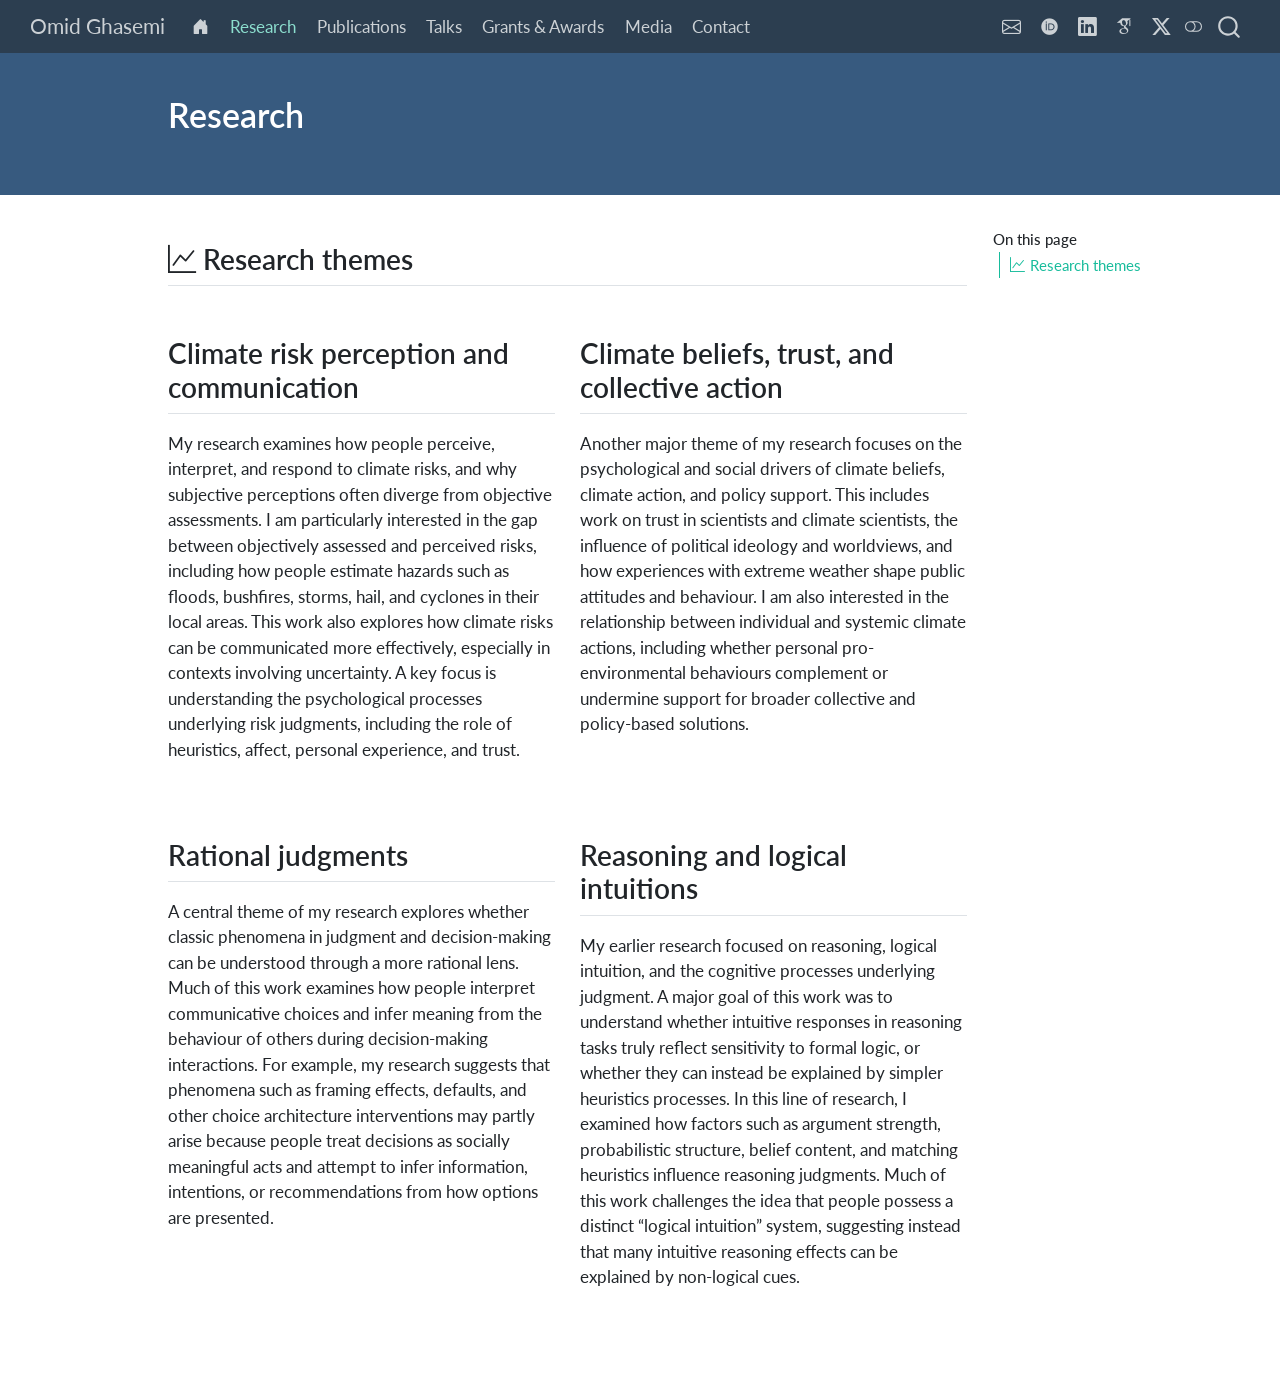
<file: docs/research.html>
<!DOCTYPE html>
<html xmlns="http://www.w3.org/1999/xhtml" lang="en" xml:lang="en"><head>

<meta charset="utf-8">
<meta name="generator" content="quarto-1.4.555">

<meta name="viewport" content="width=device-width, initial-scale=1.0, user-scalable=yes">


<title>Research | Omid Ghasemi</title>
<style>
code{white-space: pre-wrap;}
span.smallcaps{font-variant: small-caps;}
div.columns{display: flex; gap: min(4vw, 1.5em);}
div.column{flex: auto; overflow-x: auto;}
div.hanging-indent{margin-left: 1.5em; text-indent: -1.5em;}
ul.task-list{list-style: none;}
ul.task-list li input[type="checkbox"] {
  width: 0.8em;
  margin: 0 0.8em 0.2em -1em; /* quarto-specific, see https://github.com/quarto-dev/quarto-cli/issues/4556 */ 
  vertical-align: middle;
}
</style>


<script src="site_libs/quarto-nav/quarto-nav.js"></script>
<script src="site_libs/quarto-nav/headroom.min.js"></script>
<script src="site_libs/clipboard/clipboard.min.js"></script>
<script src="site_libs/quarto-search/autocomplete.umd.js"></script>
<script src="site_libs/quarto-search/fuse.min.js"></script>
<script src="site_libs/quarto-search/quarto-search.js"></script>
<meta name="quarto:offset" content="./">
<link href="./images/icons/favicon.png" rel="icon" type="image/png">
<script src="site_libs/quarto-html/quarto.js"></script>
<script src="site_libs/quarto-html/popper.min.js"></script>
<script src="site_libs/quarto-html/tippy.umd.min.js"></script>
<script src="site_libs/quarto-html/anchor.min.js"></script>
<link href="site_libs/quarto-html/tippy.css" rel="stylesheet">
<link href="site_libs/quarto-html/quarto-syntax-highlighting.css" rel="stylesheet" class="quarto-color-scheme" id="quarto-text-highlighting-styles">
<link href="site_libs/quarto-html/quarto-syntax-highlighting-dark.css" rel="prefetch" class="quarto-color-scheme quarto-color-alternate" id="quarto-text-highlighting-styles">
<script src="site_libs/bootstrap/bootstrap.min.js"></script>
<link href="site_libs/bootstrap/bootstrap-icons.css" rel="stylesheet">
<link href="site_libs/bootstrap/bootstrap.min.css" rel="stylesheet" class="quarto-color-scheme" id="quarto-bootstrap" data-mode="light">
<link href="site_libs/bootstrap/bootstrap-dark.min.css" rel="prefetch" class="quarto-color-scheme quarto-color-alternate" id="quarto-bootstrap" data-mode="dark">
<link href="site_libs/quarto-contrib/academicons-1.9.4/all.css" rel="stylesheet">
<link href="site_libs/quarto-contrib/academicons-1.9.4/size.css" rel="stylesheet">
<script id="quarto-search-options" type="application/json">{
  "location": "navbar",
  "copy-button": false,
  "collapse-after": 3,
  "panel-placement": "end",
  "type": "overlay",
  "limit": 50,
  "keyboard-shortcut": [
    "f",
    "/",
    "s"
  ],
  "show-item-context": false,
  "language": {
    "search-no-results-text": "No results",
    "search-matching-documents-text": "matching documents",
    "search-copy-link-title": "Copy link to search",
    "search-hide-matches-text": "Hide additional matches",
    "search-more-match-text": "more match in this document",
    "search-more-matches-text": "more matches in this document",
    "search-clear-button-title": "Clear",
    "search-text-placeholder": "",
    "search-detached-cancel-button-title": "Cancel",
    "search-submit-button-title": "Submit",
    "search-label": "Search"
  }
}</script>
<script async="" src="https://www.googletagmanager.com/gtag/js?id=G-4R2R0VNNTY"></script>

<script type="text/javascript">

window.dataLayer = window.dataLayer || [];
function gtag(){dataLayer.push(arguments);}
gtag('js', new Date());
gtag('config', 'G-4R2R0VNNTY', { 'anonymize_ip': true});
</script>


<link rel="stylesheet" href="styles.css">
</head>

<body class="nav-fixed">

<div id="quarto-search-results"></div>
  <header id="quarto-header" class="headroom fixed-top quarto-banner">
    <nav class="navbar navbar-expand-lg " data-bs-theme="dark">
      <div class="navbar-container container-fluid">
      <div class="navbar-brand-container mx-auto">
    <a class="navbar-brand" href="./index.html">
    <span class="navbar-title">Omid Ghasemi</span>
    </a>
  </div>
            <div id="quarto-search" class="" title="Search"></div>
          <button class="navbar-toggler" type="button" data-bs-toggle="collapse" data-bs-target="#navbarCollapse" aria-controls="navbarCollapse" aria-expanded="false" aria-label="Toggle navigation" onclick="if (window.quartoToggleHeadroom) { window.quartoToggleHeadroom(); }">
  <span class="navbar-toggler-icon"></span>
</button>
          <div class="collapse navbar-collapse" id="navbarCollapse">
            <ul class="navbar-nav navbar-nav-scroll me-auto">
  <li class="nav-item">
    <a class="nav-link" href="./index.html"> <i class="bi bi-house-door-fill" role="img">
</i> 
<span class="menu-text"> </span></a>
  </li>  
  <li class="nav-item">
    <a class="nav-link active" href="./research.html" aria-current="page"> 
<span class="menu-text">Research</span></a>
  </li>  
  <li class="nav-item">
    <a class="nav-link" href="./publications.html"> 
<span class="menu-text">Publications</span></a>
  </li>  
  <li class="nav-item">
    <a class="nav-link" href="./talks.html"> 
<span class="menu-text">Talks</span></a>
  </li>  
  <li class="nav-item">
    <a class="nav-link" href="./grants.html"> 
<span class="menu-text">Grants &amp; Awards</span></a>
  </li>  
  <li class="nav-item">
    <a class="nav-link" href="./media.html"> 
<span class="menu-text">Media</span></a>
  </li>  
  <li class="nav-item">
    <a class="nav-link" href="./contact.html"> 
<span class="menu-text">Contact</span></a>
  </li>  
</ul>
            <ul class="navbar-nav navbar-nav-scroll ms-auto">
  <li class="nav-item compact">
    <a class="nav-link" href="mailto:omidreza.ghasemi21@gmail.com" target="_blank"> <i class="bi bi-envelope" role="img">
</i> 
<span class="menu-text"></span></a>
  </li>  
  <li class="nav-item">
    <a class="nav-link" href="https://orcid.org/0000-0001-7511-5580" target="_blank"> 
<span class="menu-text"><i class="ai  ai-orcid" aria-label="orcid"></i></span></a>
  </li>  
  <li class="nav-item compact">
    <a class="nav-link" href="https://www.linkedin.com/in/omid-ghasemi-a55584338/" target="_blank"> <i class="bi bi-linkedin" role="img">
</i> 
<span class="menu-text"></span></a>
  </li>  
  <li class="nav-item">
    <a class="nav-link" href="https://scholar.google.com.au/citations?user=LyL_5s8AAAAJ&amp;hl=en" target="_blank"> 
<span class="menu-text"><i class="ai  ai-google-scholar ai-lg" aria-label="google-scholar"></i></span></a>
  </li>  
  <li class="nav-item compact">
    <a class="nav-link" href="https://x.com/Omid_Ghasemi21" target="_blank"> <i class="bi bi-twitter-x" role="img">
</i> 
<span class="menu-text"></span></a>
  </li>  
</ul>
          </div> <!-- /navcollapse -->
          <div class="quarto-navbar-tools">
  <a href="" class="quarto-color-scheme-toggle quarto-navigation-tool  px-1" onclick="window.quartoToggleColorScheme(); return false;" title="Toggle dark mode"><i class="bi"></i></a>
</div>
      </div> <!-- /container-fluid -->
    </nav>
</header>
<!-- content -->
<header id="title-block-header" class="quarto-title-block default page-columns page-full">
  <div class="quarto-title-banner page-columns page-full">
    <div class="quarto-title column-body">
      <h1 class="title">Research</h1>
                      </div>
  </div>
    
  
  <div class="quarto-title-meta">

      
    
      
    </div>
    
  
  </header><div id="quarto-content" class="quarto-container page-columns page-rows-contents page-layout-article page-navbar">
<!-- sidebar -->
<!-- margin-sidebar -->
    <div id="quarto-margin-sidebar" class="sidebar margin-sidebar">
        <nav id="TOC" role="doc-toc" class="toc-active">
    <h2 id="toc-title">On this page</h2>
   
  <ul>
  <li><a href="#research-themes" id="toc-research-themes" class="nav-link active" data-scroll-target="#research-themes"><i class="bi bi-graph-up"></i> Research themes</a></li>
  </ul>
</nav>
    </div>
<!-- main -->
<main class="content quarto-banner-title-block" id="quarto-document-content">





<section id="research-themes" class="level2">
<h2 class="anchored" data-anchor-id="research-themes"><i class="bi bi-graph-up"></i> Research themes</h2>
</section>
<div class="grid">
<section id="climate-risk-perception-and-communication" class="level2 g-col-12 g-col-md-6">
<h2 class="anchored" data-anchor-id="climate-risk-perception-and-communication">Climate risk perception and communication</h2>
<p>My research examines how people perceive, interpret, and respond to climate risks, and why subjective perceptions often diverge from objective assessments. I am particularly interested in the gap between objectively assessed and perceived risks, including how people estimate hazards such as floods, bushfires, storms, hail, and cyclones in their local areas. This work also explores how climate risks can be communicated more effectively, especially in contexts involving uncertainty. A key focus is understanding the psychological processes underlying risk judgments, including the role of heuristics, affect, personal experience, and trust.</p>
</section>
<section id="climate-beliefs-trust-and-collective-action" class="level2 g-col-12 g-col-md-6">
<h2 class="anchored" data-anchor-id="climate-beliefs-trust-and-collective-action">Climate beliefs, trust, and collective action</h2>
<p>Another major theme of my research focuses on the psychological and social drivers of climate beliefs, climate action, and policy support. This includes work on trust in scientists and climate scientists, the influence of political ideology and worldviews, and how experiences with extreme weather shape public attitudes and behaviour. I am also interested in the relationship between individual and systemic climate actions, including whether personal pro-environmental behaviours complement or undermine support for broader collective and policy-based solutions.</p>
</section>
<section id="rational-judgments" class="level2 g-col-12 g-col-md-6">
<h2 class="anchored" data-anchor-id="rational-judgments">Rational judgments</h2>
<p>A central theme of my research explores whether classic phenomena in judgment and decision-making can be understood through a more rational lens. Much of this work examines how people interpret communicative choices and infer meaning from the behaviour of others during decision-making interactions. For example, my research suggests that phenomena such as framing effects, defaults, and other choice architecture interventions may partly arise because people treat decisions as socially meaningful acts and attempt to infer information, intentions, or recommendations from how options are presented.</p>
</section>
<section id="reasoning-and-logical-intuitions" class="level2 g-col-12 g-col-md-6">
<h2 class="anchored" data-anchor-id="reasoning-and-logical-intuitions">Reasoning and logical intuitions</h2>
<p>My earlier research focused on reasoning, logical intuition, and the cognitive processes underlying judgment. A major goal of this work was to understand whether intuitive responses in reasoning tasks truly reflect sensitivity to formal logic, or whether they can instead be explained by simpler heuristics processes. In this line of research, I examined how factors such as argument strength, probabilistic structure, belief content, and matching heuristics influence reasoning judgments. Much of this work challenges the idea that people possess a distinct “logical intuition” system, suggesting instead that many intuitive reasoning effects can be explained by non-logical cues.</p>
</section>
</div>



</main> <!-- /main -->
<script id="quarto-html-after-body" type="application/javascript">
window.document.addEventListener("DOMContentLoaded", function (event) {
  const toggleBodyColorMode = (bsSheetEl) => {
    const mode = bsSheetEl.getAttribute("data-mode");
    const bodyEl = window.document.querySelector("body");
    if (mode === "dark") {
      bodyEl.classList.add("quarto-dark");
      bodyEl.classList.remove("quarto-light");
    } else {
      bodyEl.classList.add("quarto-light");
      bodyEl.classList.remove("quarto-dark");
    }
  }
  const toggleBodyColorPrimary = () => {
    const bsSheetEl = window.document.querySelector("link#quarto-bootstrap");
    if (bsSheetEl) {
      toggleBodyColorMode(bsSheetEl);
    }
  }
  toggleBodyColorPrimary();  
  const disableStylesheet = (stylesheets) => {
    for (let i=0; i < stylesheets.length; i++) {
      const stylesheet = stylesheets[i];
      stylesheet.rel = 'prefetch';
    }
  }
  const enableStylesheet = (stylesheets) => {
    for (let i=0; i < stylesheets.length; i++) {
      const stylesheet = stylesheets[i];
      stylesheet.rel = 'stylesheet';
    }
  }
  const manageTransitions = (selector, allowTransitions) => {
    const els = window.document.querySelectorAll(selector);
    for (let i=0; i < els.length; i++) {
      const el = els[i];
      if (allowTransitions) {
        el.classList.remove('notransition');
      } else {
        el.classList.add('notransition');
      }
    }
  }
  const toggleGiscusIfUsed = (isAlternate, darkModeDefault) => {
    const baseTheme = document.querySelector('#giscus-base-theme')?.value ?? 'light';
    const alternateTheme = document.querySelector('#giscus-alt-theme')?.value ?? 'dark';
    let newTheme = '';
    if(darkModeDefault) {
      newTheme = isAlternate ? baseTheme : alternateTheme;
    } else {
      newTheme = isAlternate ? alternateTheme : baseTheme;
    }
    const changeGiscusTheme = () => {
      // From: https://github.com/giscus/giscus/issues/336
      const sendMessage = (message) => {
        const iframe = document.querySelector('iframe.giscus-frame');
        if (!iframe) return;
        iframe.contentWindow.postMessage({ giscus: message }, 'https://giscus.app');
      }
      sendMessage({
        setConfig: {
          theme: newTheme
        }
      });
    }
    const isGiscussLoaded = window.document.querySelector('iframe.giscus-frame') !== null;
    if (isGiscussLoaded) {
      changeGiscusTheme();
    }
  }
  const toggleColorMode = (alternate) => {
    // Switch the stylesheets
    const alternateStylesheets = window.document.querySelectorAll('link.quarto-color-scheme.quarto-color-alternate');
    manageTransitions('#quarto-margin-sidebar .nav-link', false);
    if (alternate) {
      enableStylesheet(alternateStylesheets);
      for (const sheetNode of alternateStylesheets) {
        if (sheetNode.id === "quarto-bootstrap") {
          toggleBodyColorMode(sheetNode);
        }
      }
    } else {
      disableStylesheet(alternateStylesheets);
      toggleBodyColorPrimary();
    }
    manageTransitions('#quarto-margin-sidebar .nav-link', true);
    // Switch the toggles
    const toggles = window.document.querySelectorAll('.quarto-color-scheme-toggle');
    for (let i=0; i < toggles.length; i++) {
      const toggle = toggles[i];
      if (toggle) {
        if (alternate) {
          toggle.classList.add("alternate");     
        } else {
          toggle.classList.remove("alternate");
        }
      }
    }
    // Hack to workaround the fact that safari doesn't
    // properly recolor the scrollbar when toggling (#1455)
    if (navigator.userAgent.indexOf('Safari') > 0 && navigator.userAgent.indexOf('Chrome') == -1) {
      manageTransitions("body", false);
      window.scrollTo(0, 1);
      setTimeout(() => {
        window.scrollTo(0, 0);
        manageTransitions("body", true);
      }, 40);  
    }
  }
  const isFileUrl = () => { 
    return window.location.protocol === 'file:';
  }
  const hasAlternateSentinel = () => {  
    let styleSentinel = getColorSchemeSentinel();
    if (styleSentinel !== null) {
      return styleSentinel === "alternate";
    } else {
      return false;
    }
  }
  const setStyleSentinel = (alternate) => {
    const value = alternate ? "alternate" : "default";
    if (!isFileUrl()) {
      window.localStorage.setItem("quarto-color-scheme", value);
    } else {
      localAlternateSentinel = value;
    }
  }
  const getColorSchemeSentinel = () => {
    if (!isFileUrl()) {
      const storageValue = window.localStorage.getItem("quarto-color-scheme");
      return storageValue != null ? storageValue : localAlternateSentinel;
    } else {
      return localAlternateSentinel;
    }
  }
  const darkModeDefault = false;
  let localAlternateSentinel = darkModeDefault ? 'alternate' : 'default';
  // Dark / light mode switch
  window.quartoToggleColorScheme = () => {
    // Read the current dark / light value 
    let toAlternate = !hasAlternateSentinel();
    toggleColorMode(toAlternate);
    setStyleSentinel(toAlternate);
    toggleGiscusIfUsed(toAlternate, darkModeDefault);
  };
  // Ensure there is a toggle, if there isn't float one in the top right
  if (window.document.querySelector('.quarto-color-scheme-toggle') === null) {
    const a = window.document.createElement('a');
    a.classList.add('top-right');
    a.classList.add('quarto-color-scheme-toggle');
    a.href = "";
    a.onclick = function() { try { window.quartoToggleColorScheme(); } catch {} return false; };
    const i = window.document.createElement("i");
    i.classList.add('bi');
    a.appendChild(i);
    window.document.body.appendChild(a);
  }
  // Switch to dark mode if need be
  if (hasAlternateSentinel()) {
    toggleColorMode(true);
  } else {
    toggleColorMode(false);
  }
  const icon = "";
  const anchorJS = new window.AnchorJS();
  anchorJS.options = {
    placement: 'right',
    icon: icon
  };
  anchorJS.add('.anchored');
  const isCodeAnnotation = (el) => {
    for (const clz of el.classList) {
      if (clz.startsWith('code-annotation-')) {                     
        return true;
      }
    }
    return false;
  }
  const clipboard = new window.ClipboardJS('.code-copy-button', {
    text: function(trigger) {
      const codeEl = trigger.previousElementSibling.cloneNode(true);
      for (const childEl of codeEl.children) {
        if (isCodeAnnotation(childEl)) {
          childEl.remove();
        }
      }
      return codeEl.innerText;
    }
  });
  clipboard.on('success', function(e) {
    // button target
    const button = e.trigger;
    // don't keep focus
    button.blur();
    // flash "checked"
    button.classList.add('code-copy-button-checked');
    var currentTitle = button.getAttribute("title");
    button.setAttribute("title", "Copied!");
    let tooltip;
    if (window.bootstrap) {
      button.setAttribute("data-bs-toggle", "tooltip");
      button.setAttribute("data-bs-placement", "left");
      button.setAttribute("data-bs-title", "Copied!");
      tooltip = new bootstrap.Tooltip(button, 
        { trigger: "manual", 
          customClass: "code-copy-button-tooltip",
          offset: [0, -8]});
      tooltip.show();    
    }
    setTimeout(function() {
      if (tooltip) {
        tooltip.hide();
        button.removeAttribute("data-bs-title");
        button.removeAttribute("data-bs-toggle");
        button.removeAttribute("data-bs-placement");
      }
      button.setAttribute("title", currentTitle);
      button.classList.remove('code-copy-button-checked');
    }, 1000);
    // clear code selection
    e.clearSelection();
  });
    var localhostRegex = new RegExp(/^(?:http|https):\/\/localhost\:?[0-9]*\//);
    var mailtoRegex = new RegExp(/^mailto:/);
      var filterRegex = new RegExp("https:\/\/omidghasemi21\.github\.io\/OmidGhasemi\.github\.io");
    var isInternal = (href) => {
        return filterRegex.test(href) || localhostRegex.test(href) || mailtoRegex.test(href);
    }
    // Inspect non-navigation links and adorn them if external
 	var links = window.document.querySelectorAll('a[href]:not(.nav-link):not(.navbar-brand):not(.toc-action):not(.sidebar-link):not(.sidebar-item-toggle):not(.pagination-link):not(.no-external):not([aria-hidden]):not(.dropdown-item):not(.quarto-navigation-tool)');
    for (var i=0; i<links.length; i++) {
      const link = links[i];
      if (!isInternal(link.href)) {
        // undo the damage that might have been done by quarto-nav.js in the case of
        // links that we want to consider external
        if (link.dataset.originalHref !== undefined) {
          link.href = link.dataset.originalHref;
        }
      }
    }
  function tippyHover(el, contentFn, onTriggerFn, onUntriggerFn) {
    const config = {
      allowHTML: true,
      maxWidth: 500,
      delay: 100,
      arrow: false,
      appendTo: function(el) {
          return el.parentElement;
      },
      interactive: true,
      interactiveBorder: 10,
      theme: 'quarto',
      placement: 'bottom-start',
    };
    if (contentFn) {
      config.content = contentFn;
    }
    if (onTriggerFn) {
      config.onTrigger = onTriggerFn;
    }
    if (onUntriggerFn) {
      config.onUntrigger = onUntriggerFn;
    }
    window.tippy(el, config); 
  }
  const noterefs = window.document.querySelectorAll('a[role="doc-noteref"]');
  for (var i=0; i<noterefs.length; i++) {
    const ref = noterefs[i];
    tippyHover(ref, function() {
      // use id or data attribute instead here
      let href = ref.getAttribute('data-footnote-href') || ref.getAttribute('href');
      try { href = new URL(href).hash; } catch {}
      const id = href.replace(/^#\/?/, "");
      const note = window.document.getElementById(id);
      if (note) {
        return note.innerHTML;
      } else {
        return "";
      }
    });
  }
  const xrefs = window.document.querySelectorAll('a.quarto-xref');
  const processXRef = (id, note) => {
    // Strip column container classes
    const stripColumnClz = (el) => {
      el.classList.remove("page-full", "page-columns");
      if (el.children) {
        for (const child of el.children) {
          stripColumnClz(child);
        }
      }
    }
    stripColumnClz(note)
    if (id === null || id.startsWith('sec-')) {
      // Special case sections, only their first couple elements
      const container = document.createElement("div");
      if (note.children && note.children.length > 2) {
        container.appendChild(note.children[0].cloneNode(true));
        for (let i = 1; i < note.children.length; i++) {
          const child = note.children[i];
          if (child.tagName === "P" && child.innerText === "") {
            continue;
          } else {
            container.appendChild(child.cloneNode(true));
            break;
          }
        }
        if (window.Quarto?.typesetMath) {
          window.Quarto.typesetMath(container);
        }
        return container.innerHTML
      } else {
        if (window.Quarto?.typesetMath) {
          window.Quarto.typesetMath(note);
        }
        return note.innerHTML;
      }
    } else {
      // Remove any anchor links if they are present
      const anchorLink = note.querySelector('a.anchorjs-link');
      if (anchorLink) {
        anchorLink.remove();
      }
      if (window.Quarto?.typesetMath) {
        window.Quarto.typesetMath(note);
      }
      // TODO in 1.5, we should make sure this works without a callout special case
      if (note.classList.contains("callout")) {
        return note.outerHTML;
      } else {
        return note.innerHTML;
      }
    }
  }
  for (var i=0; i<xrefs.length; i++) {
    const xref = xrefs[i];
    tippyHover(xref, undefined, function(instance) {
      instance.disable();
      let url = xref.getAttribute('href');
      let hash = undefined; 
      if (url.startsWith('#')) {
        hash = url;
      } else {
        try { hash = new URL(url).hash; } catch {}
      }
      if (hash) {
        const id = hash.replace(/^#\/?/, "");
        const note = window.document.getElementById(id);
        if (note !== null) {
          try {
            const html = processXRef(id, note.cloneNode(true));
            instance.setContent(html);
          } finally {
            instance.enable();
            instance.show();
          }
        } else {
          // See if we can fetch this
          fetch(url.split('#')[0])
          .then(res => res.text())
          .then(html => {
            const parser = new DOMParser();
            const htmlDoc = parser.parseFromString(html, "text/html");
            const note = htmlDoc.getElementById(id);
            if (note !== null) {
              const html = processXRef(id, note);
              instance.setContent(html);
            } 
          }).finally(() => {
            instance.enable();
            instance.show();
          });
        }
      } else {
        // See if we can fetch a full url (with no hash to target)
        // This is a special case and we should probably do some content thinning / targeting
        fetch(url)
        .then(res => res.text())
        .then(html => {
          const parser = new DOMParser();
          const htmlDoc = parser.parseFromString(html, "text/html");
          const note = htmlDoc.querySelector('main.content');
          if (note !== null) {
            // This should only happen for chapter cross references
            // (since there is no id in the URL)
            // remove the first header
            if (note.children.length > 0 && note.children[0].tagName === "HEADER") {
              note.children[0].remove();
            }
            const html = processXRef(null, note);
            instance.setContent(html);
          } 
        }).finally(() => {
          instance.enable();
          instance.show();
        });
      }
    }, function(instance) {
    });
  }
      let selectedAnnoteEl;
      const selectorForAnnotation = ( cell, annotation) => {
        let cellAttr = 'data-code-cell="' + cell + '"';
        let lineAttr = 'data-code-annotation="' +  annotation + '"';
        const selector = 'span[' + cellAttr + '][' + lineAttr + ']';
        return selector;
      }
      const selectCodeLines = (annoteEl) => {
        const doc = window.document;
        const targetCell = annoteEl.getAttribute("data-target-cell");
        const targetAnnotation = annoteEl.getAttribute("data-target-annotation");
        const annoteSpan = window.document.querySelector(selectorForAnnotation(targetCell, targetAnnotation));
        const lines = annoteSpan.getAttribute("data-code-lines").split(",");
        const lineIds = lines.map((line) => {
          return targetCell + "-" + line;
        })
        let top = null;
        let height = null;
        let parent = null;
        if (lineIds.length > 0) {
            //compute the position of the single el (top and bottom and make a div)
            const el = window.document.getElementById(lineIds[0]);
            top = el.offsetTop;
            height = el.offsetHeight;
            parent = el.parentElement.parentElement;
          if (lineIds.length > 1) {
            const lastEl = window.document.getElementById(lineIds[lineIds.length - 1]);
            const bottom = lastEl.offsetTop + lastEl.offsetHeight;
            height = bottom - top;
          }
          if (top !== null && height !== null && parent !== null) {
            // cook up a div (if necessary) and position it 
            let div = window.document.getElementById("code-annotation-line-highlight");
            if (div === null) {
              div = window.document.createElement("div");
              div.setAttribute("id", "code-annotation-line-highlight");
              div.style.position = 'absolute';
              parent.appendChild(div);
            }
            div.style.top = top - 2 + "px";
            div.style.height = height + 4 + "px";
            div.style.left = 0;
            let gutterDiv = window.document.getElementById("code-annotation-line-highlight-gutter");
            if (gutterDiv === null) {
              gutterDiv = window.document.createElement("div");
              gutterDiv.setAttribute("id", "code-annotation-line-highlight-gutter");
              gutterDiv.style.position = 'absolute';
              const codeCell = window.document.getElementById(targetCell);
              const gutter = codeCell.querySelector('.code-annotation-gutter');
              gutter.appendChild(gutterDiv);
            }
            gutterDiv.style.top = top - 2 + "px";
            gutterDiv.style.height = height + 4 + "px";
          }
          selectedAnnoteEl = annoteEl;
        }
      };
      const unselectCodeLines = () => {
        const elementsIds = ["code-annotation-line-highlight", "code-annotation-line-highlight-gutter"];
        elementsIds.forEach((elId) => {
          const div = window.document.getElementById(elId);
          if (div) {
            div.remove();
          }
        });
        selectedAnnoteEl = undefined;
      };
        // Handle positioning of the toggle
    window.addEventListener(
      "resize",
      throttle(() => {
        elRect = undefined;
        if (selectedAnnoteEl) {
          selectCodeLines(selectedAnnoteEl);
        }
      }, 10)
    );
    function throttle(fn, ms) {
    let throttle = false;
    let timer;
      return (...args) => {
        if(!throttle) { // first call gets through
            fn.apply(this, args);
            throttle = true;
        } else { // all the others get throttled
            if(timer) clearTimeout(timer); // cancel #2
            timer = setTimeout(() => {
              fn.apply(this, args);
              timer = throttle = false;
            }, ms);
        }
      };
    }
      // Attach click handler to the DT
      const annoteDls = window.document.querySelectorAll('dt[data-target-cell]');
      for (const annoteDlNode of annoteDls) {
        annoteDlNode.addEventListener('click', (event) => {
          const clickedEl = event.target;
          if (clickedEl !== selectedAnnoteEl) {
            unselectCodeLines();
            const activeEl = window.document.querySelector('dt[data-target-cell].code-annotation-active');
            if (activeEl) {
              activeEl.classList.remove('code-annotation-active');
            }
            selectCodeLines(clickedEl);
            clickedEl.classList.add('code-annotation-active');
          } else {
            // Unselect the line
            unselectCodeLines();
            clickedEl.classList.remove('code-annotation-active');
          }
        });
      }
  const findCites = (el) => {
    const parentEl = el.parentElement;
    if (parentEl) {
      const cites = parentEl.dataset.cites;
      if (cites) {
        return {
          el,
          cites: cites.split(' ')
        };
      } else {
        return findCites(el.parentElement)
      }
    } else {
      return undefined;
    }
  };
  var bibliorefs = window.document.querySelectorAll('a[role="doc-biblioref"]');
  for (var i=0; i<bibliorefs.length; i++) {
    const ref = bibliorefs[i];
    const citeInfo = findCites(ref);
    if (citeInfo) {
      tippyHover(citeInfo.el, function() {
        var popup = window.document.createElement('div');
        citeInfo.cites.forEach(function(cite) {
          var citeDiv = window.document.createElement('div');
          citeDiv.classList.add('hanging-indent');
          citeDiv.classList.add('csl-entry');
          var biblioDiv = window.document.getElementById('ref-' + cite);
          if (biblioDiv) {
            citeDiv.innerHTML = biblioDiv.innerHTML;
          }
          popup.appendChild(citeDiv);
        });
        return popup.innerHTML;
      });
    }
  }
});
</script>
</div> <!-- /content -->




</body></html>
</file>
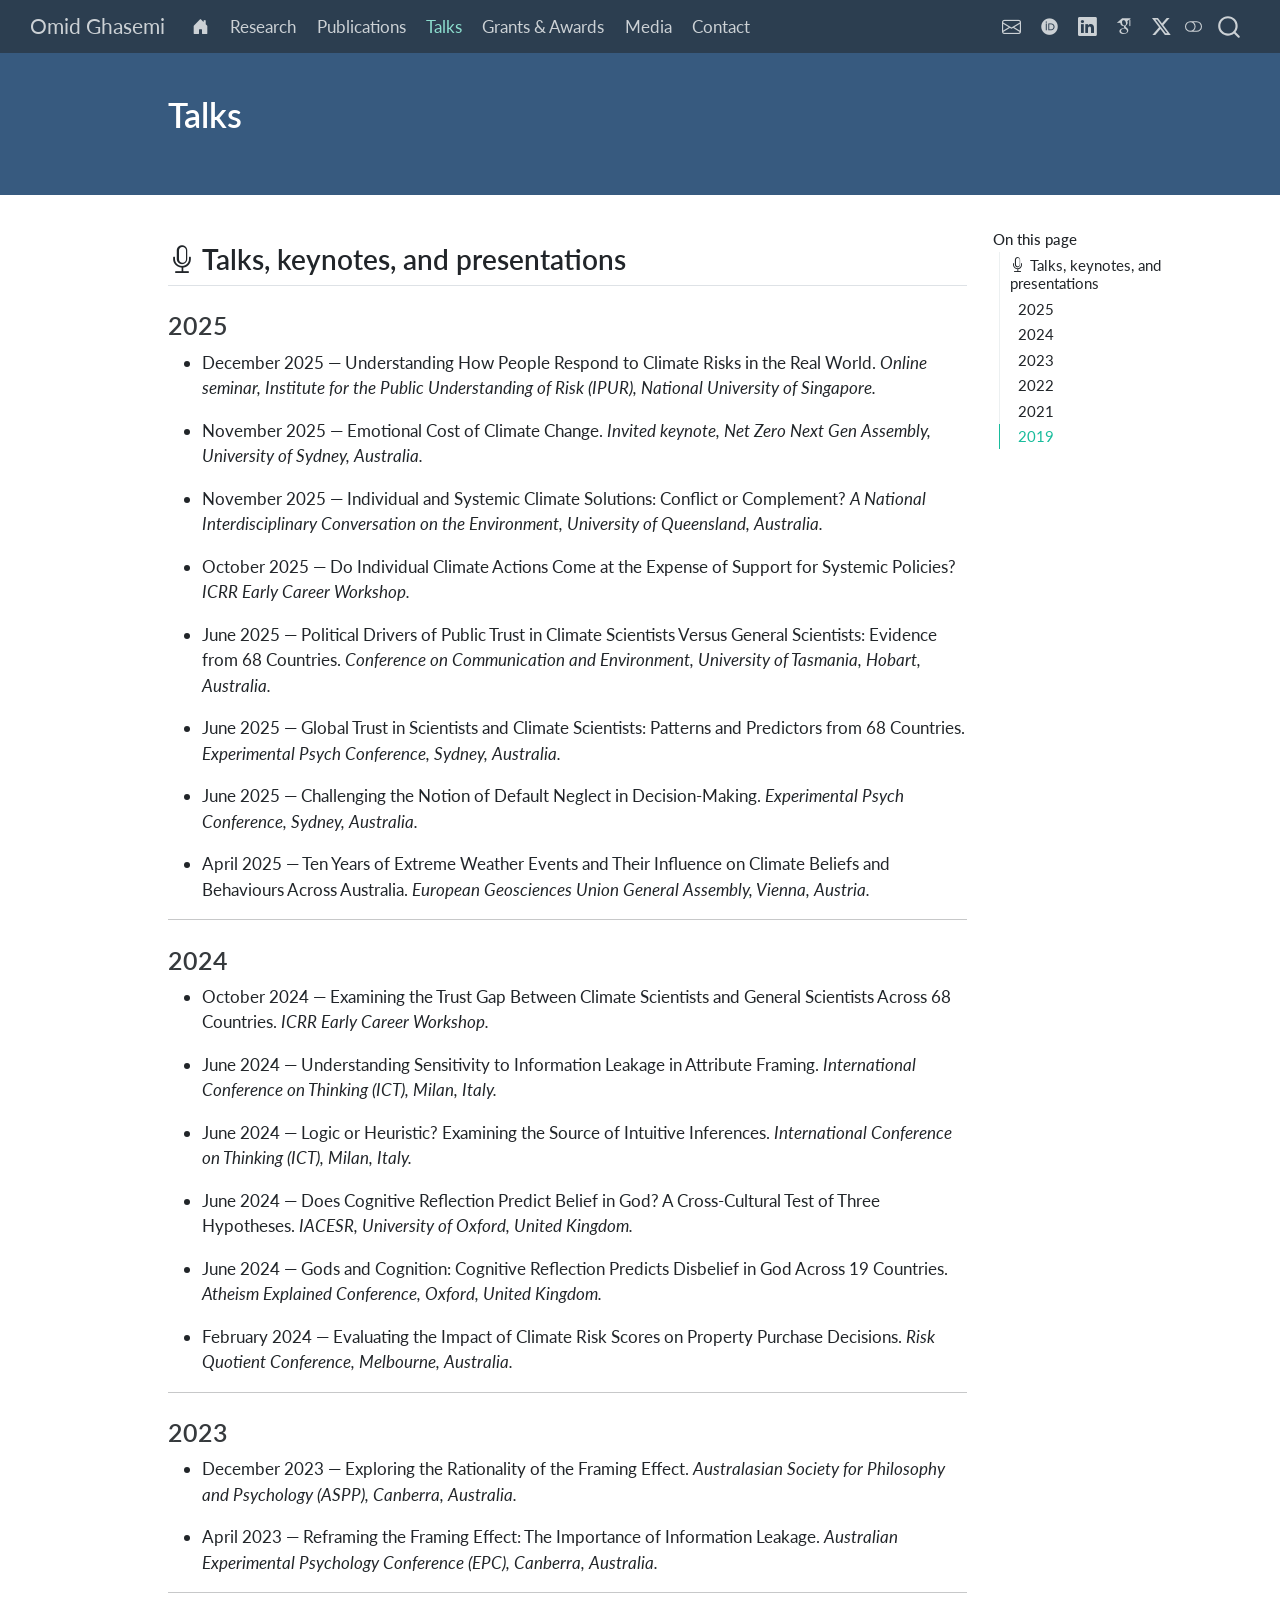
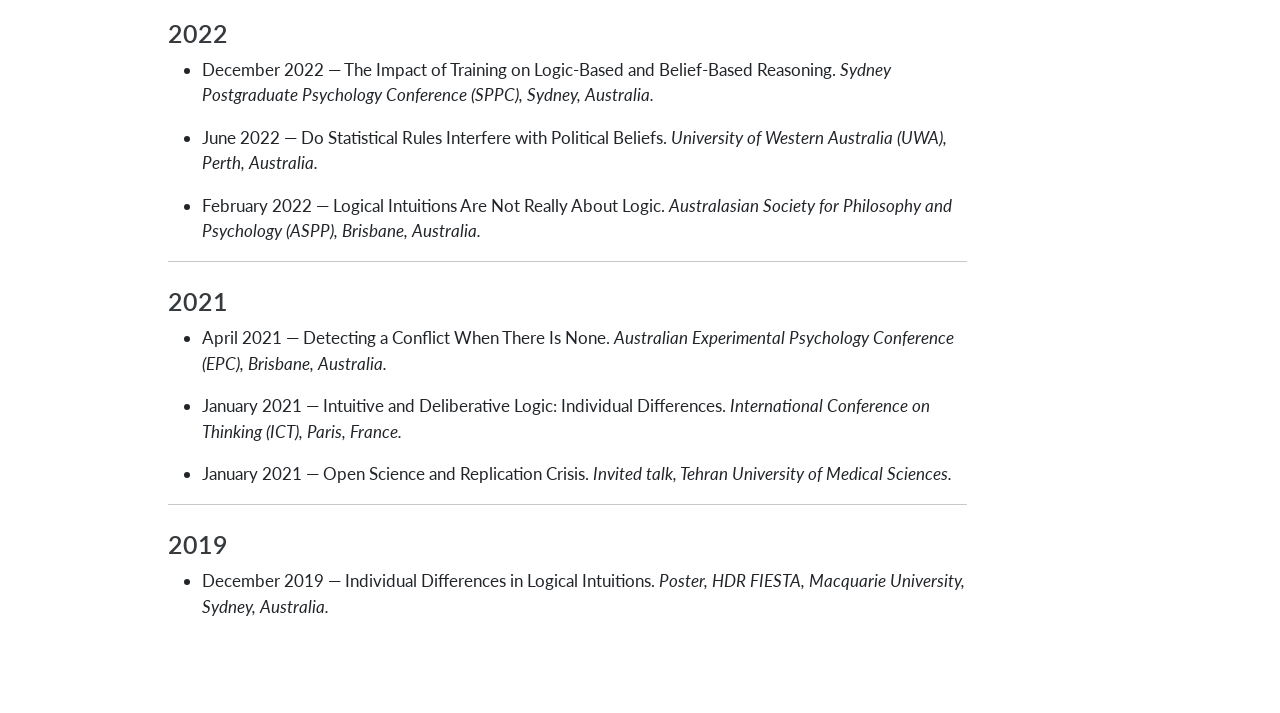
<file: docs/talks.html>
<!DOCTYPE html>
<html xmlns="http://www.w3.org/1999/xhtml" lang="en" xml:lang="en"><head>

<meta charset="utf-8">
<meta name="generator" content="quarto-1.4.555">

<meta name="viewport" content="width=device-width, initial-scale=1.0, user-scalable=yes">


<title>Talks | Omid Ghasemi</title>
<style>
code{white-space: pre-wrap;}
span.smallcaps{font-variant: small-caps;}
div.columns{display: flex; gap: min(4vw, 1.5em);}
div.column{flex: auto; overflow-x: auto;}
div.hanging-indent{margin-left: 1.5em; text-indent: -1.5em;}
ul.task-list{list-style: none;}
ul.task-list li input[type="checkbox"] {
  width: 0.8em;
  margin: 0 0.8em 0.2em -1em; /* quarto-specific, see https://github.com/quarto-dev/quarto-cli/issues/4556 */ 
  vertical-align: middle;
}
</style>


<script src="site_libs/quarto-nav/quarto-nav.js"></script>
<script src="site_libs/quarto-nav/headroom.min.js"></script>
<script src="site_libs/clipboard/clipboard.min.js"></script>
<script src="site_libs/quarto-search/autocomplete.umd.js"></script>
<script src="site_libs/quarto-search/fuse.min.js"></script>
<script src="site_libs/quarto-search/quarto-search.js"></script>
<meta name="quarto:offset" content="./">
<link href="./images/icons/favicon.png" rel="icon" type="image/png">
<script src="site_libs/quarto-html/quarto.js"></script>
<script src="site_libs/quarto-html/popper.min.js"></script>
<script src="site_libs/quarto-html/tippy.umd.min.js"></script>
<script src="site_libs/quarto-html/anchor.min.js"></script>
<link href="site_libs/quarto-html/tippy.css" rel="stylesheet">
<link href="site_libs/quarto-html/quarto-syntax-highlighting.css" rel="stylesheet" class="quarto-color-scheme" id="quarto-text-highlighting-styles">
<link href="site_libs/quarto-html/quarto-syntax-highlighting-dark.css" rel="prefetch" class="quarto-color-scheme quarto-color-alternate" id="quarto-text-highlighting-styles">
<script src="site_libs/bootstrap/bootstrap.min.js"></script>
<link href="site_libs/bootstrap/bootstrap-icons.css" rel="stylesheet">
<link href="site_libs/bootstrap/bootstrap.min.css" rel="stylesheet" class="quarto-color-scheme" id="quarto-bootstrap" data-mode="light">
<link href="site_libs/bootstrap/bootstrap-dark.min.css" rel="prefetch" class="quarto-color-scheme quarto-color-alternate" id="quarto-bootstrap" data-mode="dark">
<link href="site_libs/quarto-contrib/academicons-1.9.4/all.css" rel="stylesheet">
<link href="site_libs/quarto-contrib/academicons-1.9.4/size.css" rel="stylesheet">
<script id="quarto-search-options" type="application/json">{
  "location": "navbar",
  "copy-button": false,
  "collapse-after": 3,
  "panel-placement": "end",
  "type": "overlay",
  "limit": 50,
  "keyboard-shortcut": [
    "f",
    "/",
    "s"
  ],
  "show-item-context": false,
  "language": {
    "search-no-results-text": "No results",
    "search-matching-documents-text": "matching documents",
    "search-copy-link-title": "Copy link to search",
    "search-hide-matches-text": "Hide additional matches",
    "search-more-match-text": "more match in this document",
    "search-more-matches-text": "more matches in this document",
    "search-clear-button-title": "Clear",
    "search-text-placeholder": "",
    "search-detached-cancel-button-title": "Cancel",
    "search-submit-button-title": "Submit",
    "search-label": "Search"
  }
}</script>
<script async="" src="https://www.googletagmanager.com/gtag/js?id=G-4R2R0VNNTY"></script>

<script type="text/javascript">

window.dataLayer = window.dataLayer || [];
function gtag(){dataLayer.push(arguments);}
gtag('js', new Date());
gtag('config', 'G-4R2R0VNNTY', { 'anonymize_ip': true});
</script>


<link rel="stylesheet" href="styles.css">
</head>

<body class="nav-fixed">

<div id="quarto-search-results"></div>
  <header id="quarto-header" class="headroom fixed-top quarto-banner">
    <nav class="navbar navbar-expand-lg " data-bs-theme="dark">
      <div class="navbar-container container-fluid">
      <div class="navbar-brand-container mx-auto">
    <a class="navbar-brand" href="./index.html">
    <span class="navbar-title">Omid Ghasemi</span>
    </a>
  </div>
            <div id="quarto-search" class="" title="Search"></div>
          <button class="navbar-toggler" type="button" data-bs-toggle="collapse" data-bs-target="#navbarCollapse" aria-controls="navbarCollapse" aria-expanded="false" aria-label="Toggle navigation" onclick="if (window.quartoToggleHeadroom) { window.quartoToggleHeadroom(); }">
  <span class="navbar-toggler-icon"></span>
</button>
          <div class="collapse navbar-collapse" id="navbarCollapse">
            <ul class="navbar-nav navbar-nav-scroll me-auto">
  <li class="nav-item">
    <a class="nav-link" href="./index.html"> <i class="bi bi-house-door-fill" role="img">
</i> 
<span class="menu-text"> </span></a>
  </li>  
  <li class="nav-item">
    <a class="nav-link" href="./research.html"> 
<span class="menu-text">Research</span></a>
  </li>  
  <li class="nav-item">
    <a class="nav-link" href="./publications.html"> 
<span class="menu-text">Publications</span></a>
  </li>  
  <li class="nav-item">
    <a class="nav-link active" href="./talks.html" aria-current="page"> 
<span class="menu-text">Talks</span></a>
  </li>  
  <li class="nav-item">
    <a class="nav-link" href="./grants.html"> 
<span class="menu-text">Grants &amp; Awards</span></a>
  </li>  
  <li class="nav-item">
    <a class="nav-link" href="./media.html"> 
<span class="menu-text">Media</span></a>
  </li>  
  <li class="nav-item">
    <a class="nav-link" href="./contact.html"> 
<span class="menu-text">Contact</span></a>
  </li>  
</ul>
            <ul class="navbar-nav navbar-nav-scroll ms-auto">
  <li class="nav-item compact">
    <a class="nav-link" href="mailto:omidreza.ghasemi21@gmail.com" target="_blank"> <i class="bi bi-envelope" role="img">
</i> 
<span class="menu-text"></span></a>
  </li>  
  <li class="nav-item">
    <a class="nav-link" href="https://orcid.org/0000-0001-7511-5580" target="_blank"> 
<span class="menu-text"><i class="ai  ai-orcid" aria-label="orcid"></i></span></a>
  </li>  
  <li class="nav-item compact">
    <a class="nav-link" href="https://www.linkedin.com/in/omid-ghasemi-a55584338/" target="_blank"> <i class="bi bi-linkedin" role="img">
</i> 
<span class="menu-text"></span></a>
  </li>  
  <li class="nav-item">
    <a class="nav-link" href="https://scholar.google.com.au/citations?user=LyL_5s8AAAAJ&amp;hl=en" target="_blank"> 
<span class="menu-text"><i class="ai  ai-google-scholar ai-lg" aria-label="google-scholar"></i></span></a>
  </li>  
  <li class="nav-item compact">
    <a class="nav-link" href="https://x.com/Omid_Ghasemi21" target="_blank"> <i class="bi bi-twitter-x" role="img">
</i> 
<span class="menu-text"></span></a>
  </li>  
</ul>
          </div> <!-- /navcollapse -->
          <div class="quarto-navbar-tools">
  <a href="" class="quarto-color-scheme-toggle quarto-navigation-tool  px-1" onclick="window.quartoToggleColorScheme(); return false;" title="Toggle dark mode"><i class="bi"></i></a>
</div>
      </div> <!-- /container-fluid -->
    </nav>
</header>
<!-- content -->
<header id="title-block-header" class="quarto-title-block default page-columns page-full">
  <div class="quarto-title-banner page-columns page-full">
    <div class="quarto-title column-body">
      <h1 class="title">Talks</h1>
                      </div>
  </div>
    
  
  <div class="quarto-title-meta">

      
    
      
    </div>
    
  
  </header><div id="quarto-content" class="quarto-container page-columns page-rows-contents page-layout-article page-navbar">
<!-- sidebar -->
<!-- margin-sidebar -->
    <div id="quarto-margin-sidebar" class="sidebar margin-sidebar">
        <nav id="TOC" role="doc-toc" class="toc-active">
    <h2 id="toc-title">On this page</h2>
   
  <ul>
  <li><a href="#talks-keynotes-and-presentations" id="toc-talks-keynotes-and-presentations" class="nav-link active" data-scroll-target="#talks-keynotes-and-presentations"><i class="bi bi-mic"></i> Talks, keynotes, and presentations</a>
  <ul class="collapse">
  <li><a href="#section" id="toc-section" class="nav-link" data-scroll-target="#section">2025</a></li>
  <li><a href="#section-1" id="toc-section-1" class="nav-link" data-scroll-target="#section-1">2024</a></li>
  <li><a href="#section-2" id="toc-section-2" class="nav-link" data-scroll-target="#section-2">2023</a></li>
  <li><a href="#section-3" id="toc-section-3" class="nav-link" data-scroll-target="#section-3">2022</a></li>
  <li><a href="#section-4" id="toc-section-4" class="nav-link" data-scroll-target="#section-4">2021</a></li>
  <li><a href="#section-5" id="toc-section-5" class="nav-link" data-scroll-target="#section-5">2019</a></li>
  </ul></li>
  </ul>
</nav>
    </div>
<!-- main -->
<main class="content quarto-banner-title-block" id="quarto-document-content">





<section id="talks-keynotes-and-presentations" class="level2">
<h2 class="anchored" data-anchor-id="talks-keynotes-and-presentations"><i class="bi bi-mic"></i> Talks, keynotes, and presentations</h2>
<section id="section" class="level3">
<h3 class="anchored" data-anchor-id="section">2025</h3>
<ul>
<li><p>December 2025 — Understanding How People Respond to Climate Risks in the Real World. <em>Online seminar, Institute for the Public Understanding of Risk (IPUR), National University of Singapore.</em></p></li>
<li><p>November 2025 — Emotional Cost of Climate Change. <em>Invited keynote, Net Zero Next Gen Assembly, University of Sydney, Australia.</em></p></li>
<li><p>November 2025 — Individual and Systemic Climate Solutions: Conflict or Complement? <em>A National Interdisciplinary Conversation on the Environment, University of Queensland, Australia.</em></p></li>
<li><p>October 2025 — Do Individual Climate Actions Come at the Expense of Support for Systemic Policies? <em>ICRR Early Career Workshop.</em></p></li>
<li><p>June 2025 — Political Drivers of Public Trust in Climate Scientists Versus General Scientists: Evidence from 68 Countries. <em>Conference on Communication and Environment, University of Tasmania, Hobart, Australia.</em></p></li>
<li><p>June 2025 — Global Trust in Scientists and Climate Scientists: Patterns and Predictors from 68 Countries. <em>Experimental Psych Conference, Sydney, Australia.</em></p></li>
<li><p>June 2025 — Challenging the Notion of Default Neglect in Decision-Making. <em>Experimental Psych Conference, Sydney, Australia.</em></p></li>
<li><p>April 2025 — Ten Years of Extreme Weather Events and Their Influence on Climate Beliefs and Behaviours Across Australia. <em>European Geosciences Union General Assembly, Vienna, Austria.</em></p></li>
</ul>
<hr>
</section>
<section id="section-1" class="level3">
<h3 class="anchored" data-anchor-id="section-1">2024</h3>
<ul>
<li><p>October 2024 — Examining the Trust Gap Between Climate Scientists and General Scientists Across 68 Countries. <em>ICRR Early Career Workshop.</em></p></li>
<li><p>June 2024 — Understanding Sensitivity to Information Leakage in Attribute Framing. <em>International Conference on Thinking (ICT), Milan, Italy.</em></p></li>
<li><p>June 2024 — Logic or Heuristic? Examining the Source of Intuitive Inferences. <em>International Conference on Thinking (ICT), Milan, Italy.</em></p></li>
<li><p>June 2024 — Does Cognitive Reflection Predict Belief in God? A Cross-Cultural Test of Three Hypotheses. <em>IACESR, University of Oxford, United Kingdom.</em></p></li>
<li><p>June 2024 — Gods and Cognition: Cognitive Reflection Predicts Disbelief in God Across 19 Countries. <em>Atheism Explained Conference, Oxford, United Kingdom.</em></p></li>
<li><p>February 2024 — Evaluating the Impact of Climate Risk Scores on Property Purchase Decisions. <em>Risk Quotient Conference, Melbourne, Australia.</em></p></li>
</ul>
<hr>
</section>
<section id="section-2" class="level3">
<h3 class="anchored" data-anchor-id="section-2">2023</h3>
<ul>
<li><p>December 2023 — Exploring the Rationality of the Framing Effect. <em>Australasian Society for Philosophy and Psychology (ASPP), Canberra, Australia.</em></p></li>
<li><p>April 2023 — Reframing the Framing Effect: The Importance of Information Leakage. <em>Australian Experimental Psychology Conference (EPC), Canberra, Australia.</em></p></li>
</ul>
<hr>
</section>
<section id="section-3" class="level3">
<h3 class="anchored" data-anchor-id="section-3">2022</h3>
<ul>
<li><p>December 2022 — The Impact of Training on Logic-Based and Belief-Based Reasoning. <em>Sydney Postgraduate Psychology Conference (SPPC), Sydney, Australia.</em></p></li>
<li><p>June 2022 — Do Statistical Rules Interfere with Political Beliefs. <em>University of Western Australia (UWA), Perth, Australia.</em></p></li>
<li><p>February 2022 — Logical Intuitions Are Not Really About Logic. <em>Australasian Society for Philosophy and Psychology (ASPP), Brisbane, Australia.</em></p></li>
</ul>
<hr>
</section>
<section id="section-4" class="level3">
<h3 class="anchored" data-anchor-id="section-4">2021</h3>
<ul>
<li><p>April 2021 — Detecting a Conflict When There Is None. <em>Australian Experimental Psychology Conference (EPC), Brisbane, Australia.</em></p></li>
<li><p>January 2021 — Intuitive and Deliberative Logic: Individual Differences. <em>International Conference on Thinking (ICT), Paris, France.</em></p></li>
<li><p>January 2021 — Open Science and Replication Crisis. <em>Invited talk, Tehran University of Medical Sciences.</em></p></li>
</ul>
<hr>
</section>
<section id="section-5" class="level3">
<h3 class="anchored" data-anchor-id="section-5">2019</h3>
<ul>
<li>December 2019 — Individual Differences in Logical Intuitions. <em>Poster, HDR FIESTA, Macquarie University, Sydney, Australia.</em></li>
</ul>


</section>
</section>

</main> <!-- /main -->
<script id="quarto-html-after-body" type="application/javascript">
window.document.addEventListener("DOMContentLoaded", function (event) {
  const toggleBodyColorMode = (bsSheetEl) => {
    const mode = bsSheetEl.getAttribute("data-mode");
    const bodyEl = window.document.querySelector("body");
    if (mode === "dark") {
      bodyEl.classList.add("quarto-dark");
      bodyEl.classList.remove("quarto-light");
    } else {
      bodyEl.classList.add("quarto-light");
      bodyEl.classList.remove("quarto-dark");
    }
  }
  const toggleBodyColorPrimary = () => {
    const bsSheetEl = window.document.querySelector("link#quarto-bootstrap");
    if (bsSheetEl) {
      toggleBodyColorMode(bsSheetEl);
    }
  }
  toggleBodyColorPrimary();  
  const disableStylesheet = (stylesheets) => {
    for (let i=0; i < stylesheets.length; i++) {
      const stylesheet = stylesheets[i];
      stylesheet.rel = 'prefetch';
    }
  }
  const enableStylesheet = (stylesheets) => {
    for (let i=0; i < stylesheets.length; i++) {
      const stylesheet = stylesheets[i];
      stylesheet.rel = 'stylesheet';
    }
  }
  const manageTransitions = (selector, allowTransitions) => {
    const els = window.document.querySelectorAll(selector);
    for (let i=0; i < els.length; i++) {
      const el = els[i];
      if (allowTransitions) {
        el.classList.remove('notransition');
      } else {
        el.classList.add('notransition');
      }
    }
  }
  const toggleGiscusIfUsed = (isAlternate, darkModeDefault) => {
    const baseTheme = document.querySelector('#giscus-base-theme')?.value ?? 'light';
    const alternateTheme = document.querySelector('#giscus-alt-theme')?.value ?? 'dark';
    let newTheme = '';
    if(darkModeDefault) {
      newTheme = isAlternate ? baseTheme : alternateTheme;
    } else {
      newTheme = isAlternate ? alternateTheme : baseTheme;
    }
    const changeGiscusTheme = () => {
      // From: https://github.com/giscus/giscus/issues/336
      const sendMessage = (message) => {
        const iframe = document.querySelector('iframe.giscus-frame');
        if (!iframe) return;
        iframe.contentWindow.postMessage({ giscus: message }, 'https://giscus.app');
      }
      sendMessage({
        setConfig: {
          theme: newTheme
        }
      });
    }
    const isGiscussLoaded = window.document.querySelector('iframe.giscus-frame') !== null;
    if (isGiscussLoaded) {
      changeGiscusTheme();
    }
  }
  const toggleColorMode = (alternate) => {
    // Switch the stylesheets
    const alternateStylesheets = window.document.querySelectorAll('link.quarto-color-scheme.quarto-color-alternate');
    manageTransitions('#quarto-margin-sidebar .nav-link', false);
    if (alternate) {
      enableStylesheet(alternateStylesheets);
      for (const sheetNode of alternateStylesheets) {
        if (sheetNode.id === "quarto-bootstrap") {
          toggleBodyColorMode(sheetNode);
        }
      }
    } else {
      disableStylesheet(alternateStylesheets);
      toggleBodyColorPrimary();
    }
    manageTransitions('#quarto-margin-sidebar .nav-link', true);
    // Switch the toggles
    const toggles = window.document.querySelectorAll('.quarto-color-scheme-toggle');
    for (let i=0; i < toggles.length; i++) {
      const toggle = toggles[i];
      if (toggle) {
        if (alternate) {
          toggle.classList.add("alternate");     
        } else {
          toggle.classList.remove("alternate");
        }
      }
    }
    // Hack to workaround the fact that safari doesn't
    // properly recolor the scrollbar when toggling (#1455)
    if (navigator.userAgent.indexOf('Safari') > 0 && navigator.userAgent.indexOf('Chrome') == -1) {
      manageTransitions("body", false);
      window.scrollTo(0, 1);
      setTimeout(() => {
        window.scrollTo(0, 0);
        manageTransitions("body", true);
      }, 40);  
    }
  }
  const isFileUrl = () => { 
    return window.location.protocol === 'file:';
  }
  const hasAlternateSentinel = () => {  
    let styleSentinel = getColorSchemeSentinel();
    if (styleSentinel !== null) {
      return styleSentinel === "alternate";
    } else {
      return false;
    }
  }
  const setStyleSentinel = (alternate) => {
    const value = alternate ? "alternate" : "default";
    if (!isFileUrl()) {
      window.localStorage.setItem("quarto-color-scheme", value);
    } else {
      localAlternateSentinel = value;
    }
  }
  const getColorSchemeSentinel = () => {
    if (!isFileUrl()) {
      const storageValue = window.localStorage.getItem("quarto-color-scheme");
      return storageValue != null ? storageValue : localAlternateSentinel;
    } else {
      return localAlternateSentinel;
    }
  }
  const darkModeDefault = false;
  let localAlternateSentinel = darkModeDefault ? 'alternate' : 'default';
  // Dark / light mode switch
  window.quartoToggleColorScheme = () => {
    // Read the current dark / light value 
    let toAlternate = !hasAlternateSentinel();
    toggleColorMode(toAlternate);
    setStyleSentinel(toAlternate);
    toggleGiscusIfUsed(toAlternate, darkModeDefault);
  };
  // Ensure there is a toggle, if there isn't float one in the top right
  if (window.document.querySelector('.quarto-color-scheme-toggle') === null) {
    const a = window.document.createElement('a');
    a.classList.add('top-right');
    a.classList.add('quarto-color-scheme-toggle');
    a.href = "";
    a.onclick = function() { try { window.quartoToggleColorScheme(); } catch {} return false; };
    const i = window.document.createElement("i");
    i.classList.add('bi');
    a.appendChild(i);
    window.document.body.appendChild(a);
  }
  // Switch to dark mode if need be
  if (hasAlternateSentinel()) {
    toggleColorMode(true);
  } else {
    toggleColorMode(false);
  }
  const icon = "";
  const anchorJS = new window.AnchorJS();
  anchorJS.options = {
    placement: 'right',
    icon: icon
  };
  anchorJS.add('.anchored');
  const isCodeAnnotation = (el) => {
    for (const clz of el.classList) {
      if (clz.startsWith('code-annotation-')) {                     
        return true;
      }
    }
    return false;
  }
  const clipboard = new window.ClipboardJS('.code-copy-button', {
    text: function(trigger) {
      const codeEl = trigger.previousElementSibling.cloneNode(true);
      for (const childEl of codeEl.children) {
        if (isCodeAnnotation(childEl)) {
          childEl.remove();
        }
      }
      return codeEl.innerText;
    }
  });
  clipboard.on('success', function(e) {
    // button target
    const button = e.trigger;
    // don't keep focus
    button.blur();
    // flash "checked"
    button.classList.add('code-copy-button-checked');
    var currentTitle = button.getAttribute("title");
    button.setAttribute("title", "Copied!");
    let tooltip;
    if (window.bootstrap) {
      button.setAttribute("data-bs-toggle", "tooltip");
      button.setAttribute("data-bs-placement", "left");
      button.setAttribute("data-bs-title", "Copied!");
      tooltip = new bootstrap.Tooltip(button, 
        { trigger: "manual", 
          customClass: "code-copy-button-tooltip",
          offset: [0, -8]});
      tooltip.show();    
    }
    setTimeout(function() {
      if (tooltip) {
        tooltip.hide();
        button.removeAttribute("data-bs-title");
        button.removeAttribute("data-bs-toggle");
        button.removeAttribute("data-bs-placement");
      }
      button.setAttribute("title", currentTitle);
      button.classList.remove('code-copy-button-checked');
    }, 1000);
    // clear code selection
    e.clearSelection();
  });
    var localhostRegex = new RegExp(/^(?:http|https):\/\/localhost\:?[0-9]*\//);
    var mailtoRegex = new RegExp(/^mailto:/);
      var filterRegex = new RegExp("https:\/\/omidghasemi21\.github\.io\/OmidGhasemi\.github\.io");
    var isInternal = (href) => {
        return filterRegex.test(href) || localhostRegex.test(href) || mailtoRegex.test(href);
    }
    // Inspect non-navigation links and adorn them if external
 	var links = window.document.querySelectorAll('a[href]:not(.nav-link):not(.navbar-brand):not(.toc-action):not(.sidebar-link):not(.sidebar-item-toggle):not(.pagination-link):not(.no-external):not([aria-hidden]):not(.dropdown-item):not(.quarto-navigation-tool)');
    for (var i=0; i<links.length; i++) {
      const link = links[i];
      if (!isInternal(link.href)) {
        // undo the damage that might have been done by quarto-nav.js in the case of
        // links that we want to consider external
        if (link.dataset.originalHref !== undefined) {
          link.href = link.dataset.originalHref;
        }
      }
    }
  function tippyHover(el, contentFn, onTriggerFn, onUntriggerFn) {
    const config = {
      allowHTML: true,
      maxWidth: 500,
      delay: 100,
      arrow: false,
      appendTo: function(el) {
          return el.parentElement;
      },
      interactive: true,
      interactiveBorder: 10,
      theme: 'quarto',
      placement: 'bottom-start',
    };
    if (contentFn) {
      config.content = contentFn;
    }
    if (onTriggerFn) {
      config.onTrigger = onTriggerFn;
    }
    if (onUntriggerFn) {
      config.onUntrigger = onUntriggerFn;
    }
    window.tippy(el, config); 
  }
  const noterefs = window.document.querySelectorAll('a[role="doc-noteref"]');
  for (var i=0; i<noterefs.length; i++) {
    const ref = noterefs[i];
    tippyHover(ref, function() {
      // use id or data attribute instead here
      let href = ref.getAttribute('data-footnote-href') || ref.getAttribute('href');
      try { href = new URL(href).hash; } catch {}
      const id = href.replace(/^#\/?/, "");
      const note = window.document.getElementById(id);
      if (note) {
        return note.innerHTML;
      } else {
        return "";
      }
    });
  }
  const xrefs = window.document.querySelectorAll('a.quarto-xref');
  const processXRef = (id, note) => {
    // Strip column container classes
    const stripColumnClz = (el) => {
      el.classList.remove("page-full", "page-columns");
      if (el.children) {
        for (const child of el.children) {
          stripColumnClz(child);
        }
      }
    }
    stripColumnClz(note)
    if (id === null || id.startsWith('sec-')) {
      // Special case sections, only their first couple elements
      const container = document.createElement("div");
      if (note.children && note.children.length > 2) {
        container.appendChild(note.children[0].cloneNode(true));
        for (let i = 1; i < note.children.length; i++) {
          const child = note.children[i];
          if (child.tagName === "P" && child.innerText === "") {
            continue;
          } else {
            container.appendChild(child.cloneNode(true));
            break;
          }
        }
        if (window.Quarto?.typesetMath) {
          window.Quarto.typesetMath(container);
        }
        return container.innerHTML
      } else {
        if (window.Quarto?.typesetMath) {
          window.Quarto.typesetMath(note);
        }
        return note.innerHTML;
      }
    } else {
      // Remove any anchor links if they are present
      const anchorLink = note.querySelector('a.anchorjs-link');
      if (anchorLink) {
        anchorLink.remove();
      }
      if (window.Quarto?.typesetMath) {
        window.Quarto.typesetMath(note);
      }
      // TODO in 1.5, we should make sure this works without a callout special case
      if (note.classList.contains("callout")) {
        return note.outerHTML;
      } else {
        return note.innerHTML;
      }
    }
  }
  for (var i=0; i<xrefs.length; i++) {
    const xref = xrefs[i];
    tippyHover(xref, undefined, function(instance) {
      instance.disable();
      let url = xref.getAttribute('href');
      let hash = undefined; 
      if (url.startsWith('#')) {
        hash = url;
      } else {
        try { hash = new URL(url).hash; } catch {}
      }
      if (hash) {
        const id = hash.replace(/^#\/?/, "");
        const note = window.document.getElementById(id);
        if (note !== null) {
          try {
            const html = processXRef(id, note.cloneNode(true));
            instance.setContent(html);
          } finally {
            instance.enable();
            instance.show();
          }
        } else {
          // See if we can fetch this
          fetch(url.split('#')[0])
          .then(res => res.text())
          .then(html => {
            const parser = new DOMParser();
            const htmlDoc = parser.parseFromString(html, "text/html");
            const note = htmlDoc.getElementById(id);
            if (note !== null) {
              const html = processXRef(id, note);
              instance.setContent(html);
            } 
          }).finally(() => {
            instance.enable();
            instance.show();
          });
        }
      } else {
        // See if we can fetch a full url (with no hash to target)
        // This is a special case and we should probably do some content thinning / targeting
        fetch(url)
        .then(res => res.text())
        .then(html => {
          const parser = new DOMParser();
          const htmlDoc = parser.parseFromString(html, "text/html");
          const note = htmlDoc.querySelector('main.content');
          if (note !== null) {
            // This should only happen for chapter cross references
            // (since there is no id in the URL)
            // remove the first header
            if (note.children.length > 0 && note.children[0].tagName === "HEADER") {
              note.children[0].remove();
            }
            const html = processXRef(null, note);
            instance.setContent(html);
          } 
        }).finally(() => {
          instance.enable();
          instance.show();
        });
      }
    }, function(instance) {
    });
  }
      let selectedAnnoteEl;
      const selectorForAnnotation = ( cell, annotation) => {
        let cellAttr = 'data-code-cell="' + cell + '"';
        let lineAttr = 'data-code-annotation="' +  annotation + '"';
        const selector = 'span[' + cellAttr + '][' + lineAttr + ']';
        return selector;
      }
      const selectCodeLines = (annoteEl) => {
        const doc = window.document;
        const targetCell = annoteEl.getAttribute("data-target-cell");
        const targetAnnotation = annoteEl.getAttribute("data-target-annotation");
        const annoteSpan = window.document.querySelector(selectorForAnnotation(targetCell, targetAnnotation));
        const lines = annoteSpan.getAttribute("data-code-lines").split(",");
        const lineIds = lines.map((line) => {
          return targetCell + "-" + line;
        })
        let top = null;
        let height = null;
        let parent = null;
        if (lineIds.length > 0) {
            //compute the position of the single el (top and bottom and make a div)
            const el = window.document.getElementById(lineIds[0]);
            top = el.offsetTop;
            height = el.offsetHeight;
            parent = el.parentElement.parentElement;
          if (lineIds.length > 1) {
            const lastEl = window.document.getElementById(lineIds[lineIds.length - 1]);
            const bottom = lastEl.offsetTop + lastEl.offsetHeight;
            height = bottom - top;
          }
          if (top !== null && height !== null && parent !== null) {
            // cook up a div (if necessary) and position it 
            let div = window.document.getElementById("code-annotation-line-highlight");
            if (div === null) {
              div = window.document.createElement("div");
              div.setAttribute("id", "code-annotation-line-highlight");
              div.style.position = 'absolute';
              parent.appendChild(div);
            }
            div.style.top = top - 2 + "px";
            div.style.height = height + 4 + "px";
            div.style.left = 0;
            let gutterDiv = window.document.getElementById("code-annotation-line-highlight-gutter");
            if (gutterDiv === null) {
              gutterDiv = window.document.createElement("div");
              gutterDiv.setAttribute("id", "code-annotation-line-highlight-gutter");
              gutterDiv.style.position = 'absolute';
              const codeCell = window.document.getElementById(targetCell);
              const gutter = codeCell.querySelector('.code-annotation-gutter');
              gutter.appendChild(gutterDiv);
            }
            gutterDiv.style.top = top - 2 + "px";
            gutterDiv.style.height = height + 4 + "px";
          }
          selectedAnnoteEl = annoteEl;
        }
      };
      const unselectCodeLines = () => {
        const elementsIds = ["code-annotation-line-highlight", "code-annotation-line-highlight-gutter"];
        elementsIds.forEach((elId) => {
          const div = window.document.getElementById(elId);
          if (div) {
            div.remove();
          }
        });
        selectedAnnoteEl = undefined;
      };
        // Handle positioning of the toggle
    window.addEventListener(
      "resize",
      throttle(() => {
        elRect = undefined;
        if (selectedAnnoteEl) {
          selectCodeLines(selectedAnnoteEl);
        }
      }, 10)
    );
    function throttle(fn, ms) {
    let throttle = false;
    let timer;
      return (...args) => {
        if(!throttle) { // first call gets through
            fn.apply(this, args);
            throttle = true;
        } else { // all the others get throttled
            if(timer) clearTimeout(timer); // cancel #2
            timer = setTimeout(() => {
              fn.apply(this, args);
              timer = throttle = false;
            }, ms);
        }
      };
    }
      // Attach click handler to the DT
      const annoteDls = window.document.querySelectorAll('dt[data-target-cell]');
      for (const annoteDlNode of annoteDls) {
        annoteDlNode.addEventListener('click', (event) => {
          const clickedEl = event.target;
          if (clickedEl !== selectedAnnoteEl) {
            unselectCodeLines();
            const activeEl = window.document.querySelector('dt[data-target-cell].code-annotation-active');
            if (activeEl) {
              activeEl.classList.remove('code-annotation-active');
            }
            selectCodeLines(clickedEl);
            clickedEl.classList.add('code-annotation-active');
          } else {
            // Unselect the line
            unselectCodeLines();
            clickedEl.classList.remove('code-annotation-active');
          }
        });
      }
  const findCites = (el) => {
    const parentEl = el.parentElement;
    if (parentEl) {
      const cites = parentEl.dataset.cites;
      if (cites) {
        return {
          el,
          cites: cites.split(' ')
        };
      } else {
        return findCites(el.parentElement)
      }
    } else {
      return undefined;
    }
  };
  var bibliorefs = window.document.querySelectorAll('a[role="doc-biblioref"]');
  for (var i=0; i<bibliorefs.length; i++) {
    const ref = bibliorefs[i];
    const citeInfo = findCites(ref);
    if (citeInfo) {
      tippyHover(citeInfo.el, function() {
        var popup = window.document.createElement('div');
        citeInfo.cites.forEach(function(cite) {
          var citeDiv = window.document.createElement('div');
          citeDiv.classList.add('hanging-indent');
          citeDiv.classList.add('csl-entry');
          var biblioDiv = window.document.getElementById('ref-' + cite);
          if (biblioDiv) {
            citeDiv.innerHTML = biblioDiv.innerHTML;
          }
          popup.appendChild(citeDiv);
        });
        return popup.innerHTML;
      });
    }
  }
});
</script>
</div> <!-- /content -->




</body></html>
</file>
<file: _site/site_libs/quarto-html/tippy.css>
.tippy-box[data-animation=fade][data-state=hidden]{opacity:0}[data-tippy-root]{max-width:calc(100vw - 10px)}.tippy-box{position:relative;background-color:#333;color:#fff;border-radius:4px;font-size:14px;line-height:1.4;white-space:normal;outline:0;transition-property:transform,visibility,opacity}.tippy-box[data-placement^=top]>.tippy-arrow{bottom:0}.tippy-box[data-placement^=top]>.tippy-arrow:before{bottom:-7px;left:0;border-width:8px 8px 0;border-top-color:initial;transform-origin:center top}.tippy-box[data-placement^=bottom]>.tippy-arrow{top:0}.tippy-box[data-placement^=bottom]>.tippy-arrow:before{top:-7px;left:0;border-width:0 8px 8px;border-bottom-color:initial;transform-origin:center bottom}.tippy-box[data-placement^=left]>.tippy-arrow{right:0}.tippy-box[data-placement^=left]>.tippy-arrow:before{border-width:8px 0 8px 8px;border-left-color:initial;right:-7px;transform-origin:center left}.tippy-box[data-placement^=right]>.tippy-arrow{left:0}.tippy-box[data-placement^=right]>.tippy-arrow:before{left:-7px;border-width:8px 8px 8px 0;border-right-color:initial;transform-origin:center right}.tippy-box[data-inertia][data-state=visible]{transition-timing-function:cubic-bezier(.54,1.5,.38,1.11)}.tippy-arrow{width:16px;height:16px;color:#333}.tippy-arrow:before{content:"";position:absolute;border-color:transparent;border-style:solid}.tippy-content{position:relative;padding:5px 9px;z-index:1}
</file>
<file: _site/site_libs/quarto-html/quarto-syntax-highlighting.css>
/* quarto syntax highlight colors */
:root {
  --quarto-hl-ot-color: #003B4F;
  --quarto-hl-at-color: #657422;
  --quarto-hl-ss-color: #20794D;
  --quarto-hl-an-color: #5E5E5E;
  --quarto-hl-fu-color: #4758AB;
  --quarto-hl-st-color: #20794D;
  --quarto-hl-cf-color: #003B4F;
  --quarto-hl-op-color: #5E5E5E;
  --quarto-hl-er-color: #AD0000;
  --quarto-hl-bn-color: #AD0000;
  --quarto-hl-al-color: #AD0000;
  --quarto-hl-va-color: #111111;
  --quarto-hl-bu-color: inherit;
  --quarto-hl-ex-color: inherit;
  --quarto-hl-pp-color: #AD0000;
  --quarto-hl-in-color: #5E5E5E;
  --quarto-hl-vs-color: #20794D;
  --quarto-hl-wa-color: #5E5E5E;
  --quarto-hl-do-color: #5E5E5E;
  --quarto-hl-im-color: #00769E;
  --quarto-hl-ch-color: #20794D;
  --quarto-hl-dt-color: #AD0000;
  --quarto-hl-fl-color: #AD0000;
  --quarto-hl-co-color: #5E5E5E;
  --quarto-hl-cv-color: #5E5E5E;
  --quarto-hl-cn-color: #8f5902;
  --quarto-hl-sc-color: #5E5E5E;
  --quarto-hl-dv-color: #AD0000;
  --quarto-hl-kw-color: #003B4F;
}

/* other quarto variables */
:root {
  --quarto-font-monospace: SFMono-Regular, Menlo, Monaco, Consolas, "Liberation Mono", "Courier New", monospace;
}

pre > code.sourceCode > span {
  color: #003B4F;
}

code span {
  color: #003B4F;
}

code.sourceCode > span {
  color: #003B4F;
}

div.sourceCode,
div.sourceCode pre.sourceCode {
  color: #003B4F;
}

code span.ot {
  color: #003B4F;
  font-style: inherit;
}

code span.at {
  color: #657422;
  font-style: inherit;
}

code span.ss {
  color: #20794D;
  font-style: inherit;
}

code span.an {
  color: #5E5E5E;
  font-style: inherit;
}

code span.fu {
  color: #4758AB;
  font-style: inherit;
}

code span.st {
  color: #20794D;
  font-style: inherit;
}

code span.cf {
  color: #003B4F;
  font-style: inherit;
}

code span.op {
  color: #5E5E5E;
  font-style: inherit;
}

code span.er {
  color: #AD0000;
  font-style: inherit;
}

code span.bn {
  color: #AD0000;
  font-style: inherit;
}

code span.al {
  color: #AD0000;
  font-style: inherit;
}

code span.va {
  color: #111111;
  font-style: inherit;
}

code span.bu {
  font-style: inherit;
}

code span.ex {
  font-style: inherit;
}

code span.pp {
  color: #AD0000;
  font-style: inherit;
}

code span.in {
  color: #5E5E5E;
  font-style: inherit;
}

code span.vs {
  color: #20794D;
  font-style: inherit;
}

code span.wa {
  color: #5E5E5E;
  font-style: italic;
}

code span.do {
  color: #5E5E5E;
  font-style: italic;
}

code span.im {
  color: #00769E;
  font-style: inherit;
}

code span.ch {
  color: #20794D;
  font-style: inherit;
}

code span.dt {
  color: #AD0000;
  font-style: inherit;
}

code span.fl {
  color: #AD0000;
  font-style: inherit;
}

code span.co {
  color: #5E5E5E;
  font-style: inherit;
}

code span.cv {
  color: #5E5E5E;
  font-style: italic;
}

code span.cn {
  color: #8f5902;
  font-style: inherit;
}

code span.sc {
  color: #5E5E5E;
  font-style: inherit;
}

code span.dv {
  color: #AD0000;
  font-style: inherit;
}

code span.kw {
  color: #003B4F;
  font-style: inherit;
}

.prevent-inlining {
  content: "</";
}

/*# sourceMappingURL=debc5d5d77c3f9108843748ff7464032.css.map */
</file>
<file: _site/styles.css>
/* css styles */
</file>
<file: docs/site_libs/quarto-html/tippy.css>
.tippy-box[data-animation=fade][data-state=hidden]{opacity:0}[data-tippy-root]{max-width:calc(100vw - 10px)}.tippy-box{position:relative;background-color:#333;color:#fff;border-radius:4px;font-size:14px;line-height:1.4;white-space:normal;outline:0;transition-property:transform,visibility,opacity}.tippy-box[data-placement^=top]>.tippy-arrow{bottom:0}.tippy-box[data-placement^=top]>.tippy-arrow:before{bottom:-7px;left:0;border-width:8px 8px 0;border-top-color:initial;transform-origin:center top}.tippy-box[data-placement^=bottom]>.tippy-arrow{top:0}.tippy-box[data-placement^=bottom]>.tippy-arrow:before{top:-7px;left:0;border-width:0 8px 8px;border-bottom-color:initial;transform-origin:center bottom}.tippy-box[data-placement^=left]>.tippy-arrow{right:0}.tippy-box[data-placement^=left]>.tippy-arrow:before{border-width:8px 0 8px 8px;border-left-color:initial;right:-7px;transform-origin:center left}.tippy-box[data-placement^=right]>.tippy-arrow{left:0}.tippy-box[data-placement^=right]>.tippy-arrow:before{left:-7px;border-width:8px 8px 8px 0;border-right-color:initial;transform-origin:center right}.tippy-box[data-inertia][data-state=visible]{transition-timing-function:cubic-bezier(.54,1.5,.38,1.11)}.tippy-arrow{width:16px;height:16px;color:#333}.tippy-arrow:before{content:"";position:absolute;border-color:transparent;border-style:solid}.tippy-content{position:relative;padding:5px 9px;z-index:1}
</file>
<file: docs/site_libs/quarto-html/quarto-syntax-highlighting.css>
/* quarto syntax highlight colors */
:root {
  --quarto-hl-ot-color: #003B4F;
  --quarto-hl-at-color: #657422;
  --quarto-hl-ss-color: #20794D;
  --quarto-hl-an-color: #5E5E5E;
  --quarto-hl-fu-color: #4758AB;
  --quarto-hl-st-color: #20794D;
  --quarto-hl-cf-color: #003B4F;
  --quarto-hl-op-color: #5E5E5E;
  --quarto-hl-er-color: #AD0000;
  --quarto-hl-bn-color: #AD0000;
  --quarto-hl-al-color: #AD0000;
  --quarto-hl-va-color: #111111;
  --quarto-hl-bu-color: inherit;
  --quarto-hl-ex-color: inherit;
  --quarto-hl-pp-color: #AD0000;
  --quarto-hl-in-color: #5E5E5E;
  --quarto-hl-vs-color: #20794D;
  --quarto-hl-wa-color: #5E5E5E;
  --quarto-hl-do-color: #5E5E5E;
  --quarto-hl-im-color: #00769E;
  --quarto-hl-ch-color: #20794D;
  --quarto-hl-dt-color: #AD0000;
  --quarto-hl-fl-color: #AD0000;
  --quarto-hl-co-color: #5E5E5E;
  --quarto-hl-cv-color: #5E5E5E;
  --quarto-hl-cn-color: #8f5902;
  --quarto-hl-sc-color: #5E5E5E;
  --quarto-hl-dv-color: #AD0000;
  --quarto-hl-kw-color: #003B4F;
}

/* other quarto variables */
:root {
  --quarto-font-monospace: SFMono-Regular, Menlo, Monaco, Consolas, "Liberation Mono", "Courier New", monospace;
}

pre > code.sourceCode > span {
  color: #003B4F;
}

code span {
  color: #003B4F;
}

code.sourceCode > span {
  color: #003B4F;
}

div.sourceCode,
div.sourceCode pre.sourceCode {
  color: #003B4F;
}

code span.ot {
  color: #003B4F;
  font-style: inherit;
}

code span.at {
  color: #657422;
  font-style: inherit;
}

code span.ss {
  color: #20794D;
  font-style: inherit;
}

code span.an {
  color: #5E5E5E;
  font-style: inherit;
}

code span.fu {
  color: #4758AB;
  font-style: inherit;
}

code span.st {
  color: #20794D;
  font-style: inherit;
}

code span.cf {
  color: #003B4F;
  font-style: inherit;
}

code span.op {
  color: #5E5E5E;
  font-style: inherit;
}

code span.er {
  color: #AD0000;
  font-style: inherit;
}

code span.bn {
  color: #AD0000;
  font-style: inherit;
}

code span.al {
  color: #AD0000;
  font-style: inherit;
}

code span.va {
  color: #111111;
  font-style: inherit;
}

code span.bu {
  font-style: inherit;
}

code span.ex {
  font-style: inherit;
}

code span.pp {
  color: #AD0000;
  font-style: inherit;
}

code span.in {
  color: #5E5E5E;
  font-style: inherit;
}

code span.vs {
  color: #20794D;
  font-style: inherit;
}

code span.wa {
  color: #5E5E5E;
  font-style: italic;
}

code span.do {
  color: #5E5E5E;
  font-style: italic;
}

code span.im {
  color: #00769E;
  font-style: inherit;
}

code span.ch {
  color: #20794D;
  font-style: inherit;
}

code span.dt {
  color: #AD0000;
  font-style: inherit;
}

code span.fl {
  color: #AD0000;
  font-style: inherit;
}

code span.co {
  color: #5E5E5E;
  font-style: inherit;
}

code span.cv {
  color: #5E5E5E;
  font-style: italic;
}

code span.cn {
  color: #8f5902;
  font-style: inherit;
}

code span.sc {
  color: #5E5E5E;
  font-style: inherit;
}

code span.dv {
  color: #AD0000;
  font-style: inherit;
}

code span.kw {
  color: #003B4F;
  font-style: inherit;
}

.prevent-inlining {
  content: "</";
}

/*# sourceMappingURL=debc5d5d77c3f9108843748ff7464032.css.map */
</file>
<file: docs/site_libs/quarto-html/quarto-syntax-highlighting-dark.css>
/* quarto syntax highlight colors */
:root {
  --quarto-hl-al-color: #f07178;
  --quarto-hl-an-color: #d4d0ab;
  --quarto-hl-at-color: #00e0e0;
  --quarto-hl-bn-color: #d4d0ab;
  --quarto-hl-bu-color: #abe338;
  --quarto-hl-ch-color: #abe338;
  --quarto-hl-co-color: #f8f8f2;
  --quarto-hl-cv-color: #ffd700;
  --quarto-hl-cn-color: #ffd700;
  --quarto-hl-cf-color: #ffa07a;
  --quarto-hl-dt-color: #ffa07a;
  --quarto-hl-dv-color: #d4d0ab;
  --quarto-hl-do-color: #f8f8f2;
  --quarto-hl-er-color: #f07178;
  --quarto-hl-ex-color: #00e0e0;
  --quarto-hl-fl-color: #d4d0ab;
  --quarto-hl-fu-color: #ffa07a;
  --quarto-hl-im-color: #abe338;
  --quarto-hl-in-color: #d4d0ab;
  --quarto-hl-kw-color: #ffa07a;
  --quarto-hl-op-color: #ffa07a;
  --quarto-hl-ot-color: #00e0e0;
  --quarto-hl-pp-color: #dcc6e0;
  --quarto-hl-re-color: #00e0e0;
  --quarto-hl-sc-color: #abe338;
  --quarto-hl-ss-color: #abe338;
  --quarto-hl-st-color: #abe338;
  --quarto-hl-va-color: #00e0e0;
  --quarto-hl-vs-color: #abe338;
  --quarto-hl-wa-color: #dcc6e0;
}

/* other quarto variables */
:root {
  --quarto-font-monospace: SFMono-Regular, Menlo, Monaco, Consolas, "Liberation Mono", "Courier New", monospace;
}

code span.al {
  background-color: #2a0f15;
  font-weight: bold;
  color: #f07178;
}

code span.an {
  color: #d4d0ab;
}

code span.at {
  color: #00e0e0;
}

code span.bn {
  color: #d4d0ab;
}

code span.bu {
  color: #abe338;
}

code span.ch {
  color: #abe338;
}

code span.co {
  font-style: italic;
  color: #f8f8f2;
}

code span.cv {
  color: #ffd700;
}

code span.cn {
  color: #ffd700;
}

code span.cf {
  font-weight: bold;
  color: #ffa07a;
}

code span.dt {
  color: #ffa07a;
}

code span.dv {
  color: #d4d0ab;
}

code span.do {
  color: #f8f8f2;
}

code span.er {
  color: #f07178;
  text-decoration: underline;
}

code span.ex {
  font-weight: bold;
  color: #00e0e0;
}

code span.fl {
  color: #d4d0ab;
}

code span.fu {
  color: #ffa07a;
}

code span.im {
  color: #abe338;
}

code span.in {
  color: #d4d0ab;
}

code span.kw {
  font-weight: bold;
  color: #ffa07a;
}

pre > code.sourceCode > span {
  color: #f8f8f2;
}

code span {
  color: #f8f8f2;
}

code.sourceCode > span {
  color: #f8f8f2;
}

div.sourceCode,
div.sourceCode pre.sourceCode {
  color: #f8f8f2;
}

code span.op {
  color: #ffa07a;
}

code span.ot {
  color: #00e0e0;
}

code span.pp {
  color: #dcc6e0;
}

code span.re {
  background-color: #f8f8f2;
  color: #00e0e0;
}

code span.sc {
  color: #abe338;
}

code span.ss {
  color: #abe338;
}

code span.st {
  color: #abe338;
}

code span.va {
  color: #00e0e0;
}

code span.vs {
  color: #abe338;
}

code span.wa {
  color: #dcc6e0;
}

.prevent-inlining {
  content: "</";
}

/*# sourceMappingURL=935a306eefa94366c21e1a970dddb765.css.map */
</file>
<file: docs/site_libs/quarto-contrib/academicons-1.9.4/all.css>
/*
 *  Academicons 1.9.4 by James Walsh (https://github.com/jpswalsh) and Katja Bercic (https://github.com/katjabercic)
 *  Fonts generated using FontForge - https://fontforge.org
 *  Square icons designed to be used alongside Font Awesome square icons - https://fortawesome.github.io/Font-Awesome/
 *  Licenses - Font: SIL OFL 1.1, CSS: MIT License
 */
@font-face {
  font-family: 'Academicons';
  font-style: normal;
  font-weight: 400;
  font-display: block;
  src: url('1e21o67/academicons.eot');
  src: url('1e21o67/academicons.eot') format('embedded-opentype'),
    url('1e21o67/academicons.ttf') format('truetype'),
    url('1e21o67/academicons.woff') format('woff'),
    url('1e21o67/academicons.svg') format('svg');
}

.ai {
  font-family: 'Academicons';
  font-weight: 400;
  -moz-osx-font-smoothing: grayscale;
  -webkit-font-smoothing: antialiased;
  display: inline-block;
  font-style: normal;
  font-variant: normal;
  text-rendering: auto;
  line-height: 1;
}

.ai-academia:before {
  content: "\e9af";
}

.ai-academia-square:before {
  content: "\e93d";
}

.ai-acclaim:before {
  content: "\e92e";
}

.ai-acclaim-square:before {
  content: "\e93a";
}

.ai-acm:before {
  content: "\e93c";
}

.ai-acm-square:before {
  content: "\e95d";
}

.ai-acmdl:before {
  content: "\e96a";
}

.ai-acmdl-square:before {
  content: "\e9d3";
}

.ai-ads:before {
  content: "\e9cb";
}

.ai-ads-square:before {
  content: "\e94a";
}

.ai-africarxiv:before {
  content: "\e91b";
}

.ai-africarxiv-square:before {
  content: "\e90b";
}

.ai-archive:before {
  content: "\e955";
}

.ai-archive-square:before {
  content: "\e956";
}

.ai-arxiv:before {
  content: "\e974";
}

.ai-arxiv-square:before {
  content: "\e9a6";
}

.ai-biorxiv:before {
  content: "\e9a2";
}

.ai-biorxiv-square:before {
  content: "\e98b";
}

.ai-ceur:before {
  content: "\e96d";
}

.ai-ceur-square:before {
  content: "\e92f";
}

.ai-ciencia-vitae:before {
  content: "\e912";
}

.ai-ciencia-vitae-square:before {
  content: "\e913";
}

.ai-clarivate:before {
  content: "\e924";
}

.ai-clarivate-square:before {
  content: "\e925";
}

.ai-closed-access:before {
  content: "\e942";
}

.ai-closed-access-square:before {
  content: "\e943";
}

.ai-conversation:before {
  content: "\e94c";
}

.ai-conversation-square:before {
  content: "\e915";
}

.ai-coursera:before {
  content: "\e95f";
}

.ai-coursera-square:before {
  content: "\e97f";
}

.ai-crossref:before {
  content: "\e918";
}

.ai-crossref-square:before {
  content: "\e919";
}

.ai-cv:before {
  content: "\e9a5";
}

.ai-cv-square:before {
  content: "\e90a";
}

.ai-datacite:before {
  content: "\e91c";
}

.ai-datacite-square:before {
  content: "\e91d";
}

.ai-dataverse:before {
  content: "\e9f7";
}

.ai-dataverse-square:before {
  content: "\e9e4";
}

.ai-dblp:before {
  content: "\e94f";
}

.ai-dblp-square:before {
  content: "\e93f";
}

.ai-depsy:before {
  content: "\e97a";
}

.ai-depsy-square:before {
  content: "\e94b";
}

.ai-doi:before {
  content: "\e97e";
}

.ai-doi-square:before {
  content: "\e98f";
}

.ai-dryad:before {
  content: "\e97c";
}

.ai-dryad-square:before {
  content: "\e98c";
}

.ai-elsevier:before {
  content: "\e961";
}

.ai-elsevier-square:before {
  content: "\e910";
}

.ai-figshare:before {
  content: "\e981";
}

.ai-figshare-square:before {
  content: "\e9e7";
}

.ai-google-scholar:before {
  content: "\e9d4";
}

.ai-google-scholar-square:before {
  content: "\e9f9";
}

.ai-hal:before {
  content: "\e92c";
}

.ai-hal-square:before {
  content: "\e92d";
}

.ai-hypothesis:before {
  content: "\e95a";
}

.ai-hypothesis-square:before {
  content: "\e95b";
}

.ai-ideas-repec:before {
  content: "\e9ed";
}

.ai-ideas-repec-square:before {
  content: "\e9f8";
}

.ai-ieee:before {
  content: "\e929";
}

.ai-ieee-square:before {
  content: "\e9b9";
}

.ai-impactstory:before {
  content: "\e9cf";
}

.ai-impactstory-square:before {
  content: "\e9aa";
}

.ai-inaturalist:before {
  content: "\e900";
}

.ai-inaturalist-square:before {
  content: "\e901";
}

.ai-inpn:before {
  content: "\e902";
}

.ai-inpn-square:before {
  content: "\e903";
}

.ai-inspire:before {
  content: "\e9e9";
}

.ai-inspire-square:before {
  content: "\e9fe";
}

.ai-isidore:before {
  content: "\e936";
}

.ai-isidore-square:before {
  content: "\e954";
}

.ai-isni:before {
  content: "\e957";
}

.ai-isni-square:before {
  content: "\e958";
}

.ai-jstor:before {
  content: "\e938";
}

.ai-jstor-square:before {
  content: "\e944";
}

.ai-lattes:before {
  content: "\e9b3";
}

.ai-lattes-square:before {
  content: "\e99c";
}

.ai-mathoverflow:before {
  content: "\e9f6";
}

.ai-mathoverflow-square:before {
  content: "\e97b";
}

.ai-mendeley:before {
  content: "\e9f0";
}

.ai-mendeley-square:before {
  content: "\e9f3";
}

.ai-moodle:before {
  content: "\e907";
}

.ai-moodle-square:before {
  content: "\e908";
}

.ai-mtmt:before {
  content: "\e950";
}

.ai-mtmt-square:before {
  content: "\e951";
}

.ai-nakala:before {
  content: "\e940";
}

.ai-nakala-square:before {
  content: "\e941";
}

.ai-obp:before {
  content: "\e92a";
}

.ai-obp-square:before {
  content: "\e92b";
}

.ai-open-access:before {
  content: "\e939";
}

.ai-open-access-square:before {
  content: "\e9f4";
}

.ai-open-data:before {
  content: "\e966";
}

.ai-open-data-square:before {
  content: "\e967";
}

.ai-open-materials:before {
  content: "\e968";
}

.ai-open-materials-square:before {
  content: "\e969";
}

.ai-openedition:before {
  content: "\e946";
}

.ai-openedition-square:before {
  content: "\e947";
}

.ai-orcid:before {
  content: "\e9d9";
}

.ai-orcid-square:before {
  content: "\e9c3";
}

.ai-osf:before {
  content: "\e9ef";
}

.ai-osf-square:before {
  content: "\e931";
}

.ai-overleaf:before {
  content: "\e914";
}

.ai-overleaf-square:before {
  content: "\e98d";
}

.ai-philpapers:before {
  content: "\e98a";
}

.ai-philpapers-square:before {
  content: "\e96f";
}

.ai-piazza:before {
  content: "\e99a";
}

.ai-piazza-square:before {
  content: "\e90c";
}

.ai-preregistered:before {
  content: "\e906";
}

.ai-preregistered-square:before {
  content: "\e96b";
}

.ai-protocols:before {
  content: "\e952";
}

.ai-protocols-square:before {
  content: "\e953";
}

.ai-psyarxiv:before {
  content: "\e90e";
}

.ai-psyarxiv-square:before {
  content: "\e90f";
}

.ai-publons:before {
  content: "\e937";
}

.ai-publons-square:before {
  content: "\e94e";
}

.ai-pubmed:before {
  content: "\e99f";
}

.ai-pubmed-square:before {
  content: "\e97d";
}

.ai-pubpeer:before {
  content: "\e922";
}

.ai-pubpeer-square:before {
  content: "\e923";
}

.ai-researcherid:before {
  content: "\e91a";
}

.ai-researcherid-square:before {
  content: "\e95c";
}

.ai-researchgate:before {
  content: "\e95e";
}

.ai-researchgate-square:before {
  content: "\e99e";
}

.ai-ror:before {
  content: "\e948";
}

.ai-ror-square:before {
  content: "\e949";
}

.ai-sci-hub:before {
  content: "\e959";
}

.ai-sci-hub-square:before {
  content: "\e905";
}

.ai-scirate:before {
  content: "\e98e";
}

.ai-scirate-square:before {
  content: "\e99d";
}

.ai-scopus:before {
  content: "\e91e";
}

.ai-scopus-square:before {
  content: "\e91f";
}

.ai-semantic-scholar:before {
  content: "\e96e";
}

.ai-semantic-scholar-square:before {
  content: "\e96c";
}

.ai-springer:before {
  content: "\e928";
}

.ai-springer-square:before {
  content: "\e99b";
}

.ai-ssrn:before {
  content: "\e916";
}

.ai-ssrn-square:before {
  content: "\e917";
}

.ai-stackoverflow:before {
  content: "\e920";
}

.ai-stackoverflow-square:before {
  content: "\e921";
}

.ai-viaf:before {
  content: "\e933";
}

.ai-viaf-square:before {
  content: "\e934";
}

.ai-wiley:before {
  content: "\e926";
}

.ai-wiley-square:before {
  content: "\e927";
}

.ai-zenodo:before {
  content: "\e911";
}

.ai-zotero:before {
  content: "\e962";
}

.ai-zotero-square:before {
  content: "\e932";
}

/*  Duplication of the FontAwesome style classes using 'ai' in place of 'fa'. */
.ai-lg {
  font-size: 1.33333em;
  line-height: 0.75em;
  vertical-align: -.0667em;
}

.ai-xs {
  font-size: .75em;
}

.ai-sm {
  font-size: .875em;
}

.ai-1x {
  font-size: 1em;
}

.ai-2x {
  font-size: 2em;
}

.ai-3x {
  font-size: 3em;
}

.ai-4x {
  font-size: 4em;
}

.ai-5x {
  font-size: 5em;
}

.ai-6x {
  font-size: 6em;
}

.ai-7x {
  font-size: 7em;
}

.ai-8x {
  font-size: 8em;
}

.ai-9x {
  font-size: 9em;
}

.ai-10x {
  font-size: 10em;
}

.ai-fw {
  text-align: center;
  width: 1.25em;
}

.ai-ul {
  list-style-type: none;
  margin-left: 2.5em;
  padding-left: 0;
}

.ai-ul>li {
  position: relative;
}

.ai-li {
  left: -2em;
  position: absolute;
  text-align: center;
  width: 2em;
  line-height: inherit;
}

.ai-border {
  border: solid 0.08em #eee;
  border-radius: .1em;
  padding: .2em .25em .15em;
}

.ai-pull-left {
  float: left;
}

.ai-pull-right {
  float: right;
}

.ai.ai-pull-left {
  margin-right: .3em;
}

.ai.ai-pull-right {
  margin-right: .3em;
}

.ai-stack {
  display: inline-block;
  height: 2em;
  line-height: 2em;
  position: relative;
  vertical-align: middle;
  width: 2.5em;
}

.ai-stack-1x,
.ai-stack-2x {
  left: 0;
  position: absolute;
  text-align: center;
  width: 100%;
}

.ai-stack-1x {
  line-height: inherit;
}

.ai-stack-2x {
  font-size: 2em;
}

.ai-inverse {
  color: #fff;
}
</file>
<file: docs/site_libs/quarto-contrib/academicons-1.9.4/size.css>
.ai-tiny {
  font-size: 0.5em;
}

.ai-scriptsize {
  font-size: 0.7em;
}

.ai-footnotesize {
  font-size: 0.8em;
}

.ai-small {
  font-size: 0.9em;
}

.ai-normalsize {
  font-size: 1em;
}

.ai-large {
  font-size: 1.2em;
}

.ai-Large {
  font-size: 1.5em;
}

.ai-LARGE {
  font-size: 1.75em;
}

.ai-huge {
  font-size: 2em;
}

.ai-Huge {
  font-size: 2.5em;
}

.ai-1x {
  font-size: 1em;
}

.ai-2x {
  font-size: 2em;
}

.ai-3x {
  font-size: 3em;
}

.ai-4x {
  font-size: 4em;
}

.ai-5x {
  font-size: 5em;
}

.ai-6x {
  font-size: 6em;
}

.ai-7x {
  font-size: 7em;
}

.ai-8x {
  font-size: 8em;
}

.ai-9x {
  font-size: 9em;
}

.ai-10x {
  font-size: 10em;
}

.ai-2xs {
  font-size: 0.625em;
  line-height: 0.1em;
  vertical-align: 0.225em;
}

.ai-xs {
  font-size: 0.75em;
  line-height: 0.08333em;
  vertical-align: 0.125em;
}

.ai-sm {
  font-size: 0.875em;
  line-height: 0.07143em;
  vertical-align: 0.05357em;
}

.ai-lg {
  font-size: 1.25em;
  line-height: 0.05em;
  vertical-align: -0.075em;
}

.ai-xl {
  font-size: 1.5em;
  line-height: 0.04167em;
  vertical-align: -0.125em;
}

.ai-2xl {
  font-size: 2em;
  line-height: 0.03125em;
  vertical-align: -0.1875em;
}
</file>
<file: docs/site_libs/quarto-contrib/fontawesome6-6.7.2/latex-fontsize.css>
.fa-tiny {
  font-size: 0.5em;
}
.fa-scriptsize {
  font-size: 0.7em;
}
.fa-footnotesize {
  font-size: 0.8em;
}
.fa-small {
  font-size: 0.9em;
}
.fa-normalsize {
  font-size: 1em;
}
.fa-large {
  font-size: 1.2em;
}
.fa-Large {
  font-size: 1.5em;
}
.fa-LARGE {
  font-size: 1.75em;
}
.fa-huge {
  font-size: 2em;
}
.fa-Huge {
  font-size: 2.5em;
}
</file>
<file: docs/styles.css>
/* center the subtitle (affiliation) */
.quarto-title-block .subtitle {
  text-align: center;
}


/* color the email address */
.contact-email a {
  color: #1a73e8;  /* nice academic blue */
  text-decoration: none;
}

.contact-email a:hover {
  text-decoration: underline;
}

.navbar {
  padding-top: 4px;
  padding-bottom: 4px;
  min-height: 40px;
}



/* Light mode */
html.quarto-light #title-block-header,
html.quarto-light #title-block-header .quarto-title-banner,
body.quarto-light #title-block-header,
body.quarto-light #title-block-header .quarto-title-banner {
  background-color: #375a7f !important;
}

/* Dark mode */
html.quarto-dark #title-block-header,
html.quarto-dark #title-block-header .quarto-title-banner,
body.quarto-dark #title-block-header,
body.quarto-dark #title-block-header .quarto-title-banner {
  background-color: #2c3e50 !important;
}

/* fallback */
#title-block-header,
#title-block-header .quarto-title-banner {
  background-color: #375a7f !important;
}

#title-block-header h1.title {
  color: white !important;
}

/* Ensure text is readable */
#title-block-header h1.title {
  color: #ffffff !important;
}

/* edit the index page, image, and columns of texts */
/*
img {
  max-width: 100%;
}

.grid {
  margin-top: 0px;
}

.g-col-md-4 {
  padding-right: 10px;
}
*/


/* for the line below the title
@keyframes revealLine {
  from {
    width: 0;
  }
  to {
    width: 100%;
  }
}

.quarto-title-block::after {
  content: "";
  display: block;
  height: 1px;
  width: 0;
  margin: 20px auto;
  background: black;
  animation: revealLine 1s ease-out forwards;
}

*/
</file>
